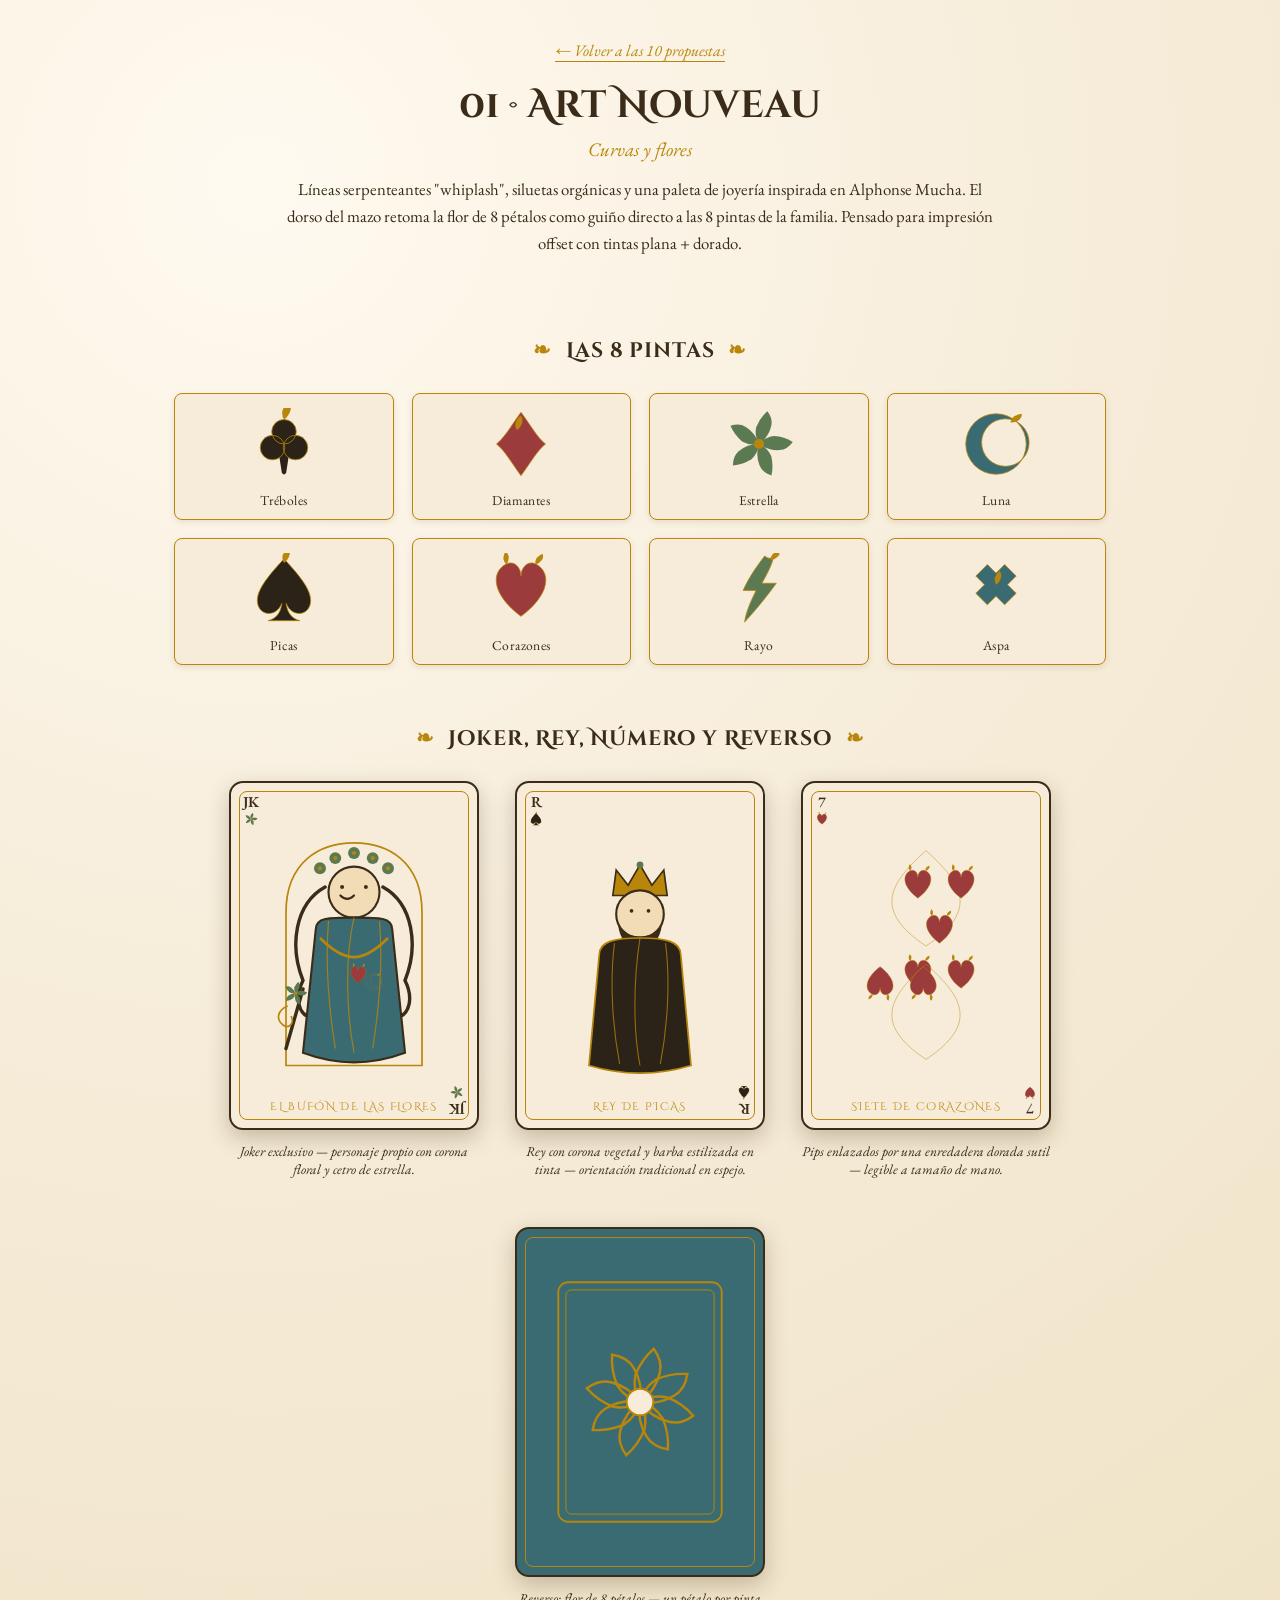
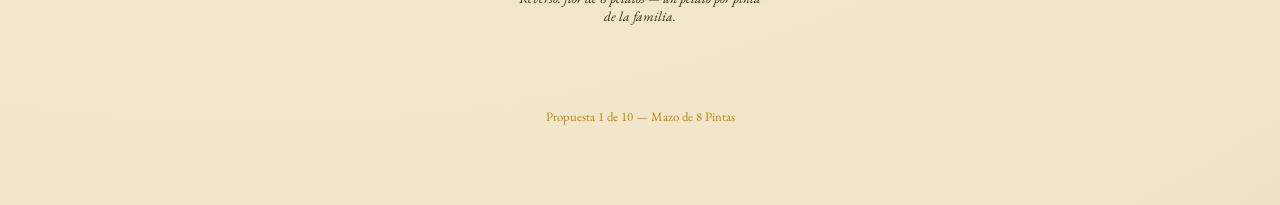
<file: styles/01-art-nouveau/index.html>
<!doctype html>
<html lang="es">
<head>
<meta charset="utf-8">
<meta name="viewport" content="width=device-width, initial-scale=1">
<title>Propuesta 01 · Art Nouveau — Mazo de 8 Pintas</title>
<link rel="preconnect" href="https://fonts.googleapis.com">
<link rel="preconnect" href="https://fonts.gstatic.com" crossorigin>
<link href="https://fonts.googleapis.com/css2?family=Cinzel+Decorative:wght@400;700&family=EB+Garamond:ital,wght@0,400;0,600;1,400&display=swap" rel="stylesheet">
<style>
  :root{
    --cream:#f6ecd9;
    --cream-dark:#efe2c4;
    --ink:#3a2c18;
    --gold:#b8860b;
    --gold-light:#d8b24a;
    --black:#2b2318;
    --red:#9c3b3b;
    --green:#5c7a52;
    --blue:#3a6b73;
  }
  *{box-sizing:border-box;}
  body{
    margin:0;
    background:
      radial-gradient(circle at 20% 10%, #fffaf0 0%, var(--cream) 45%, var(--cream-dark) 100%);
    font-family:'EB Garamond', serif;
    color:var(--ink);
    padding-bottom:80px;
  }
  header{
    max-width:1100px;
    margin:0 auto;
    padding:40px 24px 20px;
    text-align:center;
  }
  .back-link{
    display:inline-block;
    margin-bottom:18px;
    font-family:'EB Garamond',serif;
    font-style:italic;
    color:var(--gold);
    text-decoration:none;
    border-bottom:1px solid var(--gold);
  }
  h1{
    font-family:'Cinzel Decorative', serif;
    font-size:2.4rem;
    margin:0 0 6px;
    color:var(--ink);
  }
  .tagline{
    font-style:italic;
    color:var(--gold);
    font-size:1.2rem;
    margin:0 0 14px;
  }
  .desc{
    max-width:720px;
    margin:0 auto;
    line-height:1.6;
    font-size:1.05rem;
  }
  h2.section-title{
    text-align:center;
    font-family:'Cinzel Decorative', serif;
    font-size:1.3rem;
    margin:60px 0 28px;
    letter-spacing:.04em;
  }
  h2.section-title:before, h2.section-title:after{
    content:"❧";
    color:var(--gold);
    margin:0 14px;
  }

  /* ---- Suit grid ---- */
  .suit-grid{
    max-width:980px;
    margin:0 auto;
    display:grid;
    grid-template-columns:repeat(4, 1fr);
    gap:18px;
    padding:0 24px;
  }
  .suit-card{
    background:var(--cream);
    border:1px solid var(--gold);
    border-radius:8px;
    padding:14px 10px 10px;
    text-align:center;
    box-shadow:0 2px 6px rgba(80,60,20,.12);
  }
  .suit-card svg{width:72px;height:72px;}
  .suit-name{
    display:block;
    margin-top:6px;
    font-size:.85rem;
    letter-spacing:.03em;
    color:var(--ink);
  }

  /* ---- Cards section ---- */
  .cards-row{
    max-width:1100px;
    margin:0 auto;
    display:flex;
    flex-wrap:wrap;
    justify-content:center;
    gap:36px;
    padding:0 24px;
  }
  .playing-card{
    width:250px;
    aspect-ratio:63/88;
    background:var(--cream);
    border:2.5px solid var(--ink);
    border-radius:14px;
    position:relative;
    box-shadow:0 8px 22px rgba(60,40,10,.25);
    overflow:hidden;
  }
  .playing-card:before{
    content:"";
    position:absolute;
    inset:8px;
    border:1px solid var(--gold);
    border-radius:8px;
    pointer-events:none;
  }
  .corner{
    position:absolute;
    font-family:'EB Garamond',serif;
    font-weight:600;
    font-size:.95rem;
    text-align:center;
    line-height:1;
    color:var(--ink);
  }
  .corner svg{width:16px;height:16px;display:block;margin:2px auto 0;}
  .corner.tl{top:12px;left:12px;}
  .corner.br{bottom:12px;right:12px;transform:rotate(180deg);}
  .card-figure{
    position:absolute;
    inset:0;
    display:flex;
    align-items:center;
    justify-content:center;
  }
  .card-label{
    position:absolute;
    bottom:14px;
    left:0;right:0;
    text-align:center;
    font-family:'Cinzel Decorative', serif;
    font-size:.7rem;
    letter-spacing:.12em;
    color:var(--gold);
  }
  .card-caption{
    text-align:center;
    margin-top:12px;
    font-size:.85rem;
    color:var(--ink);
    font-style:italic;
    max-width:250px;
  }
  .card-block{display:flex;flex-direction:column;align-items:center;}

  footer{
    text-align:center;
    margin-top:70px;
    font-size:.8rem;
    color:var(--gold);
  }
</style>
</head>
<body>

<header>
  <a class="back-link" href="../../index.html">← Volver a las 10 propuestas</a>
  <h1>01 · Art Nouveau</h1>
  <p class="tagline">Curvas y flores</p>
  <p class="desc">Líneas serpenteantes "whiplash", siluetas orgánicas y una paleta de joyería inspirada en Alphonse Mucha. El dorso del mazo retoma la flor de 8 pétalos como guiño directo a las 8 pintas de la familia. Pensado para impresión offset con tintas plana + dorado.</p>
</header>

<h2 class="section-title">Las 8 pintas</h2>
<div class="suit-grid">

  <div class="suit-card">
    <svg viewBox="0 0 100 100"><use href="#an-club"/></svg>
    <span class="suit-name">Tréboles</span>
  </div>
  <div class="suit-card">
    <svg viewBox="0 0 100 100"><use href="#an-diamond"/></svg>
    <span class="suit-name">Diamantes</span>
  </div>
  <div class="suit-card">
    <svg viewBox="0 0 100 100"><use href="#an-star"/></svg>
    <span class="suit-name">Estrella</span>
  </div>
  <div class="suit-card">
    <svg viewBox="0 0 100 100"><use href="#an-moon"/></svg>
    <span class="suit-name">Luna</span>
  </div>
  <div class="suit-card">
    <svg viewBox="0 0 100 100"><use href="#an-spade"/></svg>
    <span class="suit-name">Picas</span>
  </div>
  <div class="suit-card">
    <svg viewBox="0 0 100 100"><use href="#an-heart"/></svg>
    <span class="suit-name">Corazones</span>
  </div>
  <div class="suit-card">
    <svg viewBox="0 0 100 100"><use href="#an-bolt"/></svg>
    <span class="suit-name">Rayo</span>
  </div>
  <div class="suit-card">
    <svg viewBox="0 0 100 100"><use href="#an-cross"/></svg>
    <span class="suit-name">Aspa</span>
  </div>

</div>

<!-- shared suit symbol defs -->
<svg width="0" height="0" style="position:absolute">
<defs>
  <path id="leaf" d="M0,0 Q10,-7 13,-19 Q15,-27 9,-35 Q1,-28 -3,-18 Q-5,-8 0,0 Z"/>

  <g id="an-club" fill="var(--black)">
    <circle cx="50" cy="33" r="17"/>
    <circle cx="34" cy="55" r="17"/>
    <circle cx="66" cy="55" r="17"/>
    <path d="M42,58 L58,58 L53,90 Q50,95 47,90 Z"/>
    <g stroke="var(--gold)" stroke-width="1.3" fill="none" opacity=".85">
      <circle cx="50" cy="33" r="17"/>
      <circle cx="34" cy="55" r="17"/>
      <circle cx="66" cy="55" r="17"/>
    </g>
    <use href="#leaf" fill="var(--gold)" transform="translate(50,16) scale(.7)"/>
  </g>

  <g id="an-diamond" fill="var(--red)">
    <path d="M50,6 C34,28 28,40 16,50 C28,60 34,72 50,94 C66,72 72,60 84,50 C72,40 66,28 50,6 Z"/>
    <path d="M50,6 C34,28 28,40 16,50 C28,60 34,72 50,94 C66,72 72,60 84,50 C72,40 66,28 50,6 Z"
          fill="none" stroke="var(--gold)" stroke-width="1.3" opacity=".85"/>
    <use href="#leaf" fill="var(--gold)" transform="translate(50,10) scale(.6) rotate(180)"/>
  </g>

  <g id="an-star" fill="var(--green)">
    <g>
      <use href="#leaf" transform="translate(50,50) rotate(0) scale(1.3)"/>
      <use href="#leaf" transform="translate(50,50) rotate(72) scale(1.3)"/>
      <use href="#leaf" transform="translate(50,50) rotate(144) scale(1.3)"/>
      <use href="#leaf" transform="translate(50,50) rotate(216) scale(1.3)"/>
      <use href="#leaf" transform="translate(50,50) rotate(288) scale(1.3)"/>
    </g>
    <circle cx="50" cy="50" r="7" fill="var(--gold)"/>
  </g>

  <g id="an-moon" fill="var(--blue)">
    <path fill-rule="evenodd" d="M50,8 A42,42 0 1,0 50,92 A42,42 0 1,0 50,8 Z
             M63,15 A33,33 0 1,0 63,81 A33,33 0 1,0 63,15 Z"/>
    <path fill-rule="evenodd" d="M50,8 A42,42 0 1,0 50,92 A42,42 0 1,0 50,8 Z
             M63,15 A33,33 0 1,0 63,81 A33,33 0 1,0 63,15 Z"
          fill="none" stroke="var(--gold)" stroke-width="1.3" opacity=".85"/>
    <use href="#leaf" fill="var(--gold)" transform="translate(70,20) rotate(40) scale(.55)"/>
  </g>

  <g id="an-spade" fill="var(--black)">
    <path d="M50,8 C24,36 13,52 13,66 C13,80 25,88 37,82 C41,80 45,75 47,70
             C45,84 39,91 28,94 L72,94 C61,91 55,84 53,70
             C55,75 59,80 63,82 C75,88 87,80 87,66 C87,52 76,36 50,8 Z"/>
    <path d="M50,8 C24,36 13,52 13,66 C13,80 25,88 37,82 C41,80 45,75 47,70
             C45,84 39,91 28,94 L72,94 C61,91 55,84 53,70
             C55,75 59,80 63,82 C75,88 87,80 87,66 C87,52 76,36 50,8 Z"
          fill="none" stroke="var(--gold)" stroke-width="1.3" opacity=".85"/>
    <use href="#leaf" fill="var(--gold)" transform="translate(50,14) scale(.6)"/>
  </g>

  <g id="an-heart" fill="var(--red)">
    <path d="M50,88 C10,58 8,28 28,16 C40,9 50,20 50,32 C50,20 60,9 72,16 C92,28 90,58 50,88 Z"/>
    <path d="M50,88 C10,58 8,28 28,16 C40,9 50,20 50,32 C50,20 60,9 72,16 C92,28 90,58 50,88 Z"
          fill="none" stroke="var(--gold)" stroke-width="1.3" opacity=".85"/>
    <use href="#leaf" fill="var(--gold)" transform="translate(30,16) rotate(-20) scale(.5)"/>
    <use href="#leaf" fill="var(--gold)" transform="translate(70,16) rotate(20) scale(.5)"/>
  </g>

  <g id="an-bolt" fill="var(--green)">
    <path d="M58,4 C44,22 34,38 28,52 C34,52 40,52 46,52 C38,68 32,82 30,96
             C50,74 64,56 74,42 C66,42 60,42 54,42 C62,28 68,16 70,6
             C66,8 62,8 58,4 Z"/>
    <path d="M58,4 C44,22 34,38 28,52 C34,52 40,52 46,52 C38,68 32,82 30,96
             C50,74 64,56 74,42 C66,42 60,42 54,42 C62,28 68,16 70,6
             C66,8 62,8 58,4 Z" fill="none" stroke="var(--gold)" stroke-width="1.3" opacity=".85"/>
    <use href="#leaf" fill="var(--gold)" transform="translate(66,10) rotate(30) scale(.5)"/>
  </g>

  <g id="an-cross" fill="var(--blue)">
    <path d="M22,32 L38,16 L50,28 L62,16 L78,32 L66,44 L78,56 L62,72 L50,60 L38,72 L22,56 L34,44 Z"/>
    <path d="M22,32 L38,16 L50,28 L62,16 L78,32 L66,44 L78,56 L62,72 L50,60 L38,72 L22,56 L34,44 Z"
          fill="none" stroke="var(--gold)" stroke-width="1.3" opacity=".85"/>
    <use href="#leaf" fill="var(--gold)" transform="translate(50,44) scale(.55)"/>
  </g>
</defs>
</svg>

<h2 class="section-title">Joker, Rey, Número y Reverso</h2>
<div class="cards-row">

  <!-- JOKER -->
  <div class="card-block">
    <div class="playing-card">
      <div class="corner tl">JK<br><svg viewBox="0 0 100 100" style="width:14px;height:14px"><use href="#an-star"/></svg></div>
      <div class="corner br">JK<br><svg viewBox="0 0 100 100" style="width:14px;height:14px"><use href="#an-star"/></svg></div>
      <div class="card-figure">
        <svg viewBox="0 0 200 280" width="170">
          <!-- arch frame -->
          <path d="M20,270 L20,90 C20,30 60,8 100,8 C140,8 180,30 180,90 L180,270 Z"
                fill="none" stroke="var(--gold)" stroke-width="2"/>
          <!-- flower crown -->
          <g fill="var(--green)">
            <circle cx="60" cy="38" r="7"/>
            <circle cx="78" cy="26" r="7"/>
            <circle cx="100" cy="20" r="7"/>
            <circle cx="122" cy="26" r="7"/>
            <circle cx="140" cy="38" r="7"/>
          </g>
          <g fill="var(--gold)">
            <circle cx="60" cy="38" r="2.4"/><circle cx="78" cy="26" r="2.4"/>
            <circle cx="100" cy="20" r="2.4"/><circle cx="122" cy="26" r="2.4"/>
            <circle cx="140" cy="38" r="2.4"/>
          </g>
          <!-- flowing hair -->
          <path d="M66,60 C30,80 24,130 40,170 C30,190 34,210 50,214"
                fill="none" stroke="var(--ink)" stroke-width="4" stroke-linecap="round"/>
          <path d="M134,60 C170,80 176,130 160,170 C170,190 166,210 150,214"
                fill="none" stroke="var(--ink)" stroke-width="4" stroke-linecap="round"/>
          <!-- head -->
          <circle cx="100" cy="66" r="30" fill="#f1dcb5" stroke="var(--ink)" stroke-width="2.5"/>
          <path d="M84,70 Q92,78 100,70" stroke="var(--ink)" stroke-width="2.5" fill="none" stroke-linecap="round"/>
          <circle cx="86" cy="60" r="2.3" fill="var(--ink)"/>
          <circle cx="114" cy="60" r="2.3" fill="var(--ink)"/>
          <!-- robe -->
          <path d="M55,110 C55,96 70,96 100,96 C130,96 145,96 145,110
                    L160,255 C120,270 80,270 40,255 Z" fill="var(--blue)" stroke="var(--ink)" stroke-width="2.5"/>
          <path d="M100,96 C90,140 90,200 100,255 M70,100 C66,150 70,200 78,250
                    M130,100 C134,150 130,200 122,250"
                fill="none" stroke="var(--gold)" stroke-width="1.4" opacity=".8"/>
          <!-- sash with suit pips -->
          <path d="M60,120 C90,150 110,150 140,120" fill="none" stroke="var(--gold)" stroke-width="3"/>
          <g transform="translate(92,150) scale(.26)"><use href="#an-heart"/></g>
          <g transform="translate(112,160) scale(.22)"><use href="#an-moon"/></g>
          <!-- scepter -->
          <path d="M40,180 L20,250" stroke="var(--ink)" stroke-width="4" stroke-linecap="round"/>
          <g transform="translate(16,170) scale(.3)"><use href="#an-star"/></g>
          <path d="M22,200 C10,205 8,215 16,222 C24,228 30,220 26,212" fill="none" stroke="var(--gold)" stroke-width="2"/>
        </svg>
      </div>
      <div class="card-label">EL BUFÓN DE LAS FLORES</div>
    </div>
    <p class="card-caption">Joker exclusivo — personaje propio con corona floral y cetro de estrella.</p>
  </div>

  <!-- KING -->
  <div class="card-block">
    <div class="playing-card">
      <div class="corner tl">R<br><svg viewBox="0 0 100 100" style="width:14px;height:14px"><use href="#an-spade"/></svg></div>
      <div class="corner br">R<br><svg viewBox="0 0 100 100" style="width:14px;height:14px"><use href="#an-spade"/></svg></div>
      <div class="card-figure">
        <svg viewBox="0 0 200 280" width="170">
          <g id="an-king-half">
            <!-- crown -->
            <path d="M68,70 L72,40 L86,58 L100,34 L114,58 L128,40 L132,70 Z"
                  fill="var(--gold)" stroke="var(--ink)" stroke-width="2"/>
            <circle cx="100" cy="34" r="4" fill="var(--green)"/>
            <!-- face -->
            <circle cx="100" cy="92" r="28" fill="#f1dcb5" stroke="var(--ink)" stroke-width="2.5"/>
            <circle cx="90" cy="88" r="2.2" fill="var(--ink)"/>
            <circle cx="110" cy="88" r="2.2" fill="var(--ink)"/>
            <!-- beard -->
            <path d="M74,98 C74,122 86,132 100,132 C114,132 126,122 126,98
                     C126,112 114,118 100,118 C86,118 74,112 74,98 Z"
                  fill="var(--ink)"/>
            <!-- robe -->
            <path d="M52,140 C52,124 70,120 100,120 C130,120 148,124 148,140
                     L160,270 C120,282 80,282 40,270 Z" fill="var(--black)" stroke="var(--gold)" stroke-width="2"/>
            <path d="M100,120 C92,170 92,230 100,270 M70,126 C64,172 68,226 76,268
                     M130,126 C136,172 132,226 124,268"
                  fill="none" stroke="var(--gold)" stroke-width="1.3" opacity=".75"/>
          </g>
        </svg>
      </div>
      <div class="card-label">REY DE PICAS</div>
    </div>
    <p class="card-caption">Rey con corona vegetal y barba estilizada en tinta — orientación tradicional en espejo.</p>
  </div>

  <!-- NUMBER CARD -->
  <div class="card-block">
    <div class="playing-card">
      <div class="corner tl">7<br><svg viewBox="0 0 100 100" style="width:14px;height:14px"><use href="#an-heart"/></svg></div>
      <div class="corner br">7<br><svg viewBox="0 0 100 100" style="width:14px;height:14px"><use href="#an-heart"/></svg></div>
      <div class="card-figure">
        <svg viewBox="0 0 200 280" width="180">
          <path d="M100,24 C60,60 40,90 100,130 C160,90 140,60 100,24"
                fill="none" stroke="var(--gold)" stroke-width="1" opacity=".5"/>
          <g transform="translate(70,40) scale(.42)"><use href="#an-heart"/></g>
          <g transform="translate(118,40) scale(.42)"><use href="#an-heart"/></g>
          <g transform="translate(94,90) scale(.42)"><use href="#an-heart"/></g>
          <g transform="translate(70,140) scale(.42)"><use href="#an-heart"/></g>
          <g transform="translate(118,140) scale(.42)"><use href="#an-heart"/></g>
          <g transform="translate(70,190) scale(.42) rotate(180)"><use href="#an-heart"/></g>
          <g transform="translate(118,190) scale(.42) rotate(180)"><use href="#an-heart"/></g>
          <path d="M100,150 C60,186 40,216 100,256 C160,216 140,186 100,150"
                fill="none" stroke="var(--gold)" stroke-width="1" opacity=".5"/>
        </svg>
      </div>
      <div class="card-label">SIETE DE CORAZONES</div>
    </div>
    <p class="card-caption">Pips enlazados por una enredadera dorada sutil — legible a tamaño de mano.</p>
  </div>

  <!-- BACK -->
  <div class="card-block">
    <div class="playing-card" style="background:var(--blue);">
      <div class="card-figure">
        <svg viewBox="0 0 200 280" width="190">
          <rect x="14" y="14" width="172" height="252" rx="10" fill="none" stroke="var(--gold)" stroke-width="2"/>
          <rect x="22" y="22" width="156" height="236" rx="6" fill="none" stroke="var(--gold)" stroke-width="1"/>
          <g transform="translate(100,140)">
            <g fill="none" stroke="var(--gold)" stroke-width="1.6">
              <use href="#leaf" transform="rotate(0) scale(1.6)"/>
              <use href="#leaf" transform="rotate(45) scale(1.6)"/>
              <use href="#leaf" transform="rotate(90) scale(1.6)"/>
              <use href="#leaf" transform="rotate(135) scale(1.6)"/>
              <use href="#leaf" transform="rotate(180) scale(1.6)"/>
              <use href="#leaf" transform="rotate(225) scale(1.6)"/>
              <use href="#leaf" transform="rotate(270) scale(1.6)"/>
              <use href="#leaf" transform="rotate(315) scale(1.6)"/>
            </g>
            <circle r="14" fill="var(--cream)" stroke="var(--gold)" stroke-width="2"/>
          </g>
        </svg>
      </div>
    </div>
    <p class="card-caption">Reverso: flor de 8 pétalos — un pétalo por pinta de la familia.</p>
  </div>

</div>

<footer>Propuesta 1 de 10 — Mazo de 8 Pintas</footer>
</body>
</html>
</file>
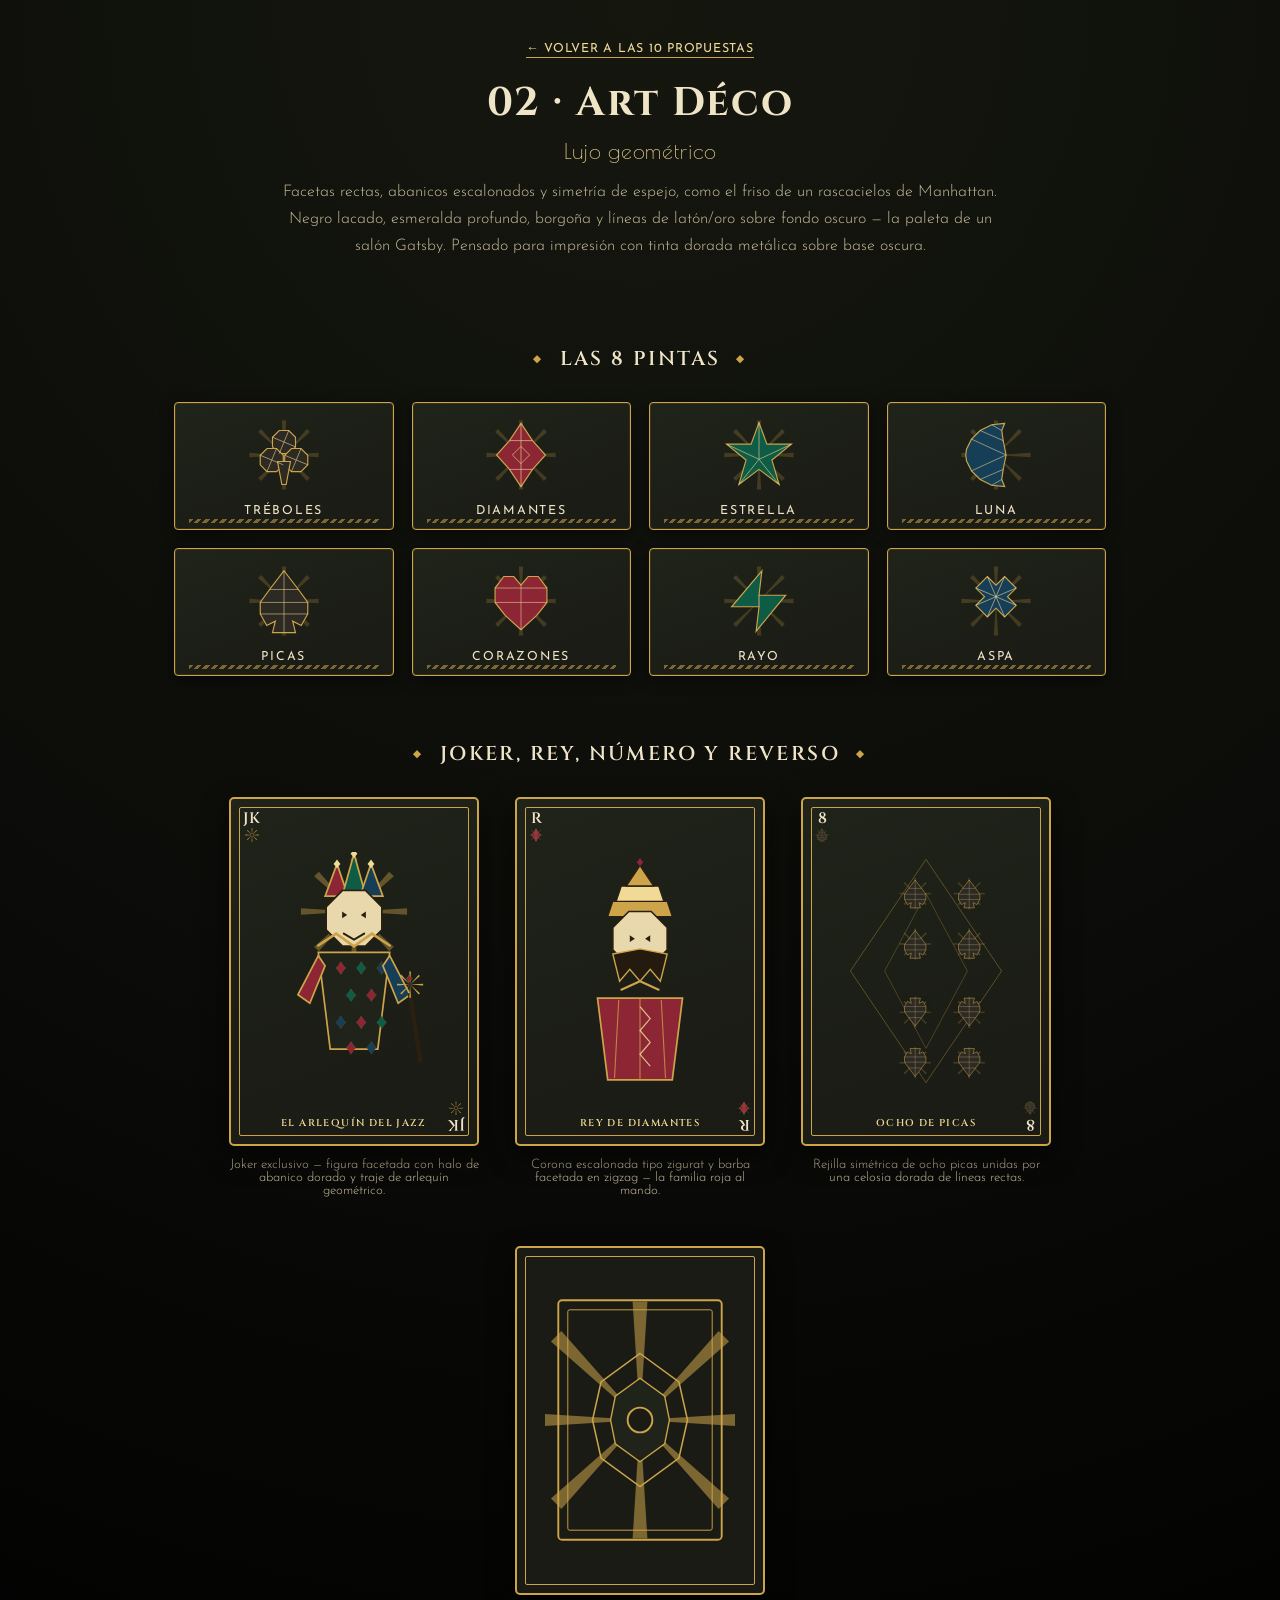
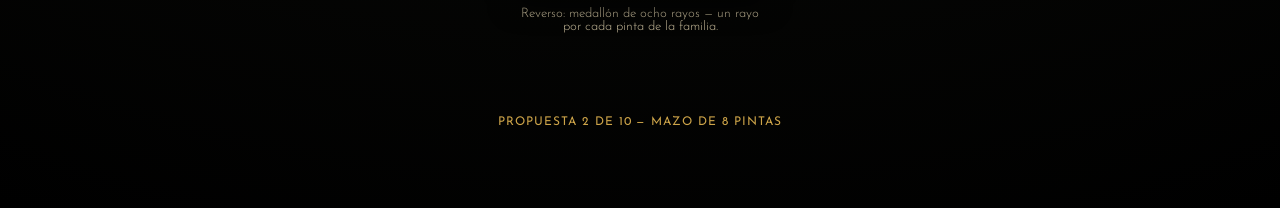
<file: styles/02-art-deco/index.html>
<!doctype html>
<html lang="es">
<head>
<meta charset="utf-8">
<meta name="viewport" content="width=device-width, initial-scale=1">
<title>Propuesta 02 · Art Déco — Mazo de 8 Pintas</title>
<link rel="preconnect" href="https://fonts.googleapis.com">
<link rel="preconnect" href="https://fonts.gstatic.com" crossorigin>
<link href="https://fonts.googleapis.com/css2?family=Cinzel:wght@400;600;700&family=Poiret+One&family=Josefin+Sans:wght@300;400;600&display=swap" rel="stylesheet">
<style>
  :root{
    --bg:#0b0c09;
    --bg2:#15170f;
    --panel:#191b14;
    --panel-light:#20231a;
    --cream:#efe4c6;
    --cream-dim:#c9bd9c;
    --gold:#cda449;
    --gold-light:#f1da96;
    --black:#2d2a24;
    --burgundy:#8c2635;
    --burgundy-light:#b23b4c;
    --emerald:#0f5c46;
    --emerald-light:#1d8465;
    --teal:#163f57;
    --teal-light:#235c7c;
  }
  *{box-sizing:border-box;}
  body{
    margin:0;
    background:
      radial-gradient(circle at 50% 0%, var(--bg2) 0%, var(--bg) 55%, #000 100%);
    font-family:'Josefin Sans', sans-serif;
    color:var(--cream-dim);
    padding-bottom:80px;
  }
  header{
    max-width:1100px;
    margin:0 auto;
    padding:40px 24px 20px;
    text-align:center;
  }
  .back-link{
    display:inline-block;
    margin-bottom:18px;
    font-family:'Josefin Sans', sans-serif;
    letter-spacing:.06em;
    text-transform:uppercase;
    font-size:.78rem;
    color:var(--gold-light);
    text-decoration:none;
    border-bottom:1px solid var(--gold);
    padding-bottom:2px;
  }
  h1{
    font-family:'Cinzel', serif;
    font-weight:700;
    font-size:2.5rem;
    margin:0 0 8px;
    color:var(--cream);
    letter-spacing:.05em;
  }
  .tagline{
    font-family:'Poiret One', sans-serif;
    color:var(--gold-light);
    font-size:1.35rem;
    letter-spacing:.04em;
    margin:0 0 16px;
  }
  .desc{
    max-width:720px;
    margin:0 auto;
    line-height:1.7;
    font-size:1rem;
    font-weight:300;
    color:var(--cream-dim);
  }
  h2.section-title{
    text-align:center;
    font-family:'Cinzel', serif;
    font-weight:600;
    font-size:1.25rem;
    margin:64px 0 30px;
    letter-spacing:.12em;
    text-transform:uppercase;
    color:var(--cream);
  }
  h2.section-title:before, h2.section-title:after{
    content:"◆";
    font-size:.6rem;
    color:var(--gold);
    margin:0 16px;
    position:relative;
    top:-3px;
  }

  /* ---- Suit grid ---- */
  .suit-grid{
    max-width:980px;
    margin:0 auto;
    display:grid;
    grid-template-columns:repeat(4, 1fr);
    gap:18px;
    padding:0 24px;
  }
  .suit-card{
    background:
      linear-gradient(160deg, var(--panel-light), var(--panel));
    border:1px solid var(--gold);
    border-radius:4px;
    padding:16px 10px 12px;
    text-align:center;
    box-shadow:0 4px 14px rgba(0,0,0,.5), inset 0 0 0 1px rgba(205,164,73,.12);
    position:relative;
  }
  .suit-card:before{
    content:"";
    position:absolute;
    left:14px;right:14px;bottom:6px;
    height:4px;
    background:repeating-linear-gradient(135deg, var(--gold) 0 3px, transparent 3px 6px);
    opacity:.55;
  }
  .suit-card svg{width:72px;height:72px;}
  .suit-name{
    display:block;
    margin-top:10px;
    font-size:.78rem;
    letter-spacing:.14em;
    text-transform:uppercase;
    color:var(--cream);
    font-weight:400;
  }

  /* ---- Cards section ---- */
  .cards-row{
    max-width:1100px;
    margin:0 auto;
    display:flex;
    flex-wrap:wrap;
    justify-content:center;
    gap:36px;
    padding:0 24px;
  }
  .playing-card{
    width:250px;
    aspect-ratio:63/88;
    background:linear-gradient(160deg, var(--panel-light), var(--panel));
    border:2.5px solid var(--gold);
    border-radius:5px;
    position:relative;
    box-shadow:0 10px 26px rgba(0,0,0,.6);
    overflow:hidden;
  }
  .playing-card:before{
    content:"";
    position:absolute;
    inset:8px;
    border:1px solid var(--gold);
    border-radius:2px;
    pointer-events:none;
  }
  .corner{
    position:absolute;
    font-family:'Cinzel',serif;
    font-weight:600;
    font-size:.95rem;
    text-align:center;
    line-height:1;
    color:var(--cream);
    z-index:2;
  }
  .corner svg{width:16px;height:16px;display:block;margin:2px auto 0;}
  .corner.tl{top:12px;left:12px;}
  .corner.br{bottom:12px;right:12px;transform:rotate(180deg);}
  .card-figure{
    position:absolute;
    inset:0;
    display:flex;
    align-items:center;
    justify-content:center;
  }
  .card-label{
    position:absolute;
    bottom:14px;
    left:0;right:0;
    text-align:center;
    font-family:'Cinzel', serif;
    font-weight:600;
    font-size:.62rem;
    letter-spacing:.14em;
    color:var(--gold-light);
    z-index:2;
  }
  .card-caption{
    text-align:center;
    margin-top:12px;
    font-size:.82rem;
    color:var(--cream-dim);
    font-family:'Josefin Sans', sans-serif;
    font-weight:300;
    max-width:250px;
  }
  .card-block{display:flex;flex-direction:column;align-items:center;}

  footer{
    text-align:center;
    margin-top:70px;
    font-size:.75rem;
    letter-spacing:.08em;
    text-transform:uppercase;
    color:var(--gold);
  }
</style>
</head>
<body>

<header>
  <a class="back-link" href="../../index.html">← Volver a las 10 propuestas</a>
  <h1>02 · Art Déco</h1>
  <p class="tagline">Lujo geométrico</p>
  <p class="desc">Facetas rectas, abanicos escalonados y simetría de espejo, como el friso de un rascacielos de Manhattan. Negro lacado, esmeralda profundo, borgoña y líneas de latón/oro sobre fondo oscuro — la paleta de un salón Gatsby. Pensado para impresión con tinta dorada metálica sobre base oscura.</p>
</header>

<h2 class="section-title">Las 8 pintas</h2>
<div class="suit-grid">

  <div class="suit-card">
    <svg viewBox="0 0 100 100"><use href="#ad-club"/></svg>
    <span class="suit-name">Tréboles</span>
  </div>
  <div class="suit-card">
    <svg viewBox="0 0 100 100"><use href="#ad-diamond"/></svg>
    <span class="suit-name">Diamantes</span>
  </div>
  <div class="suit-card">
    <svg viewBox="0 0 100 100"><use href="#ad-star"/></svg>
    <span class="suit-name">Estrella</span>
  </div>
  <div class="suit-card">
    <svg viewBox="0 0 100 100"><use href="#ad-moon"/></svg>
    <span class="suit-name">Luna</span>
  </div>
  <div class="suit-card">
    <svg viewBox="0 0 100 100"><use href="#ad-spade"/></svg>
    <span class="suit-name">Picas</span>
  </div>
  <div class="suit-card">
    <svg viewBox="0 0 100 100"><use href="#ad-heart"/></svg>
    <span class="suit-name">Corazones</span>
  </div>
  <div class="suit-card">
    <svg viewBox="0 0 100 100"><use href="#ad-bolt"/></svg>
    <span class="suit-name">Rayo</span>
  </div>
  <div class="suit-card">
    <svg viewBox="0 0 100 100"><use href="#ad-cross"/></svg>
    <span class="suit-name">Aspa</span>
  </div>

</div>

<!-- shared suit symbol defs -->
<svg width="0" height="0" style="position:absolute">
<defs>

  <!-- base facet primitives (origin-centered, so callers place them with a plain translate/scale transform) -->
  <polygon id="ad-ray" points="0,0 -3,-48 3,-48"/>
  <g id="ad-sunburst">
    <use href="#ad-ray" transform="rotate(0)"/>
    <use href="#ad-ray" transform="rotate(45)"/>
    <use href="#ad-ray" transform="rotate(90)"/>
    <use href="#ad-ray" transform="rotate(135)"/>
    <use href="#ad-ray" transform="rotate(180)"/>
    <use href="#ad-ray" transform="rotate(225)"/>
    <use href="#ad-ray" transform="rotate(270)"/>
    <use href="#ad-ray" transform="rotate(315)"/>
  </g>
  <path id="ad-oct" d="M16,6.6 L6.6,16 L-6.6,16 L-16,6.6 L-16,-6.6 L-6.6,-16 L6.6,-16 L16,-6.6 Z"/>
  <g id="ad-oct-facets">
    <path d="M0,0 L16,6.6 M0,0 L-6.6,16 M0,0 L-16,-6.6 M0,0 L6.6,-16"/>
  </g>
  <path id="ad-diamond-shape" d="M50,6 L66,30 L84,50 L66,70 L50,94 L34,70 L16,50 L34,30 Z"/>
  <path id="ad-moon-shape" d="M62,6 L44,8 L28,16 L16,28 L9,42 L8,50 L9,58 L16,72 L28,84 L44,92 L62,94 L58,84 L60,70 L64,50 L60,30 L58,16 Z"/>
  <path id="ad-spade-shape" d="M50,8 L70,34 L83,52 L83,68 L74,84 L62,78 L66,94 L34,94 L38,78 L26,84 L17,68 L17,52 L30,34 Z"/>
  <path id="ad-heart-shape" d="M50,90 L28,70 L14,52 L14,32 L26,16 L40,16 L50,28 L60,16 L74,16 L86,32 L86,52 L72,70 Z"/>
  <path id="ad-bolt-shape" d="M54,8 L12,58 L50,58 L46,92 L87,42 L50,42 Z"/>
  <path id="ad-cross-shape" d="M22,32 L38,16 L50,28 L62,16 L78,32 L66,44 L78,56 L62,72 L50,60 L38,72 L22,56 L34,44 Z"/>

  <!-- CLUB : black family -->
  <g id="ad-club">
    <g transform="translate(50,50)"><use href="#ad-sunburst" fill="var(--gold)" opacity=".22"/></g>
    <g fill="var(--black)" stroke="var(--gold)" stroke-width="1.6">
      <use href="#ad-oct" transform="translate(50,32)"/>
      <use href="#ad-oct" transform="translate(33,57)"/>
      <use href="#ad-oct" transform="translate(67,57)"/>
      <path d="M41,59 L59,59 L53,91 L47,91 Z"/>
    </g>
    <g stroke="var(--gold-light)" stroke-width="1" opacity=".8" fill="none">
      <use href="#ad-oct-facets" transform="translate(50,32)"/>
      <use href="#ad-oct-facets" transform="translate(33,57)"/>
      <use href="#ad-oct-facets" transform="translate(67,57)"/>
    </g>
  </g>

  <!-- DIAMOND : red family -->
  <g id="ad-diamond">
    <g transform="translate(50,50)"><use href="#ad-sunburst" fill="var(--gold)" opacity=".22"/></g>
    <use href="#ad-diamond-shape" fill="var(--burgundy)" stroke="var(--gold)" stroke-width="1.6"/>
    <g stroke="var(--gold-light)" stroke-width="1" opacity=".85" fill="none">
      <path d="M34,30 L66,30 M34,70 L66,70 M50,6 L50,94"/>
      <path d="M50,38 L62,50 L50,62 L38,50 Z"/>
    </g>
  </g>

  <!-- STAR : green family -->
  <g id="ad-star">
    <g transform="translate(50,50)"><use href="#ad-sunburst" fill="var(--gold)" opacity=".22"/></g>
    <path d="M50,5 L61,35 L95,35 L68,57 L78,91 L50,70 L22,91 L32,57 L5,35 L39,35 Z" fill="var(--emerald)" stroke="var(--gold)" stroke-width="1.6"/>
    <g stroke="var(--gold-light)" stroke-width="1" opacity=".8">
      <path d="M50,56 L50,5 M50,56 L95,35 M50,56 L78,91 M50,56 L22,91 M50,56 L5,35"/>
    </g>
  </g>

  <!-- MOON : blue family -->
  <g id="ad-moon">
    <g transform="translate(50,50)"><use href="#ad-sunburst" fill="var(--gold)" opacity=".22"/></g>
    <use href="#ad-moon-shape" fill="var(--teal)" stroke="var(--gold)" stroke-width="1.6"/>
    <g stroke="var(--gold-light)" stroke-width="1" opacity=".75" fill="none">
      <path d="M44,8 L58,16 M28,16 L60,30 M16,28 L64,50 M16,72 L64,50 M28,84 L60,70 M44,92 L58,84"/>
    </g>
  </g>

  <!-- SPADE : black family -->
  <g id="ad-spade">
    <g transform="translate(50,50)"><use href="#ad-sunburst" fill="var(--gold)" opacity=".22"/></g>
    <use href="#ad-spade-shape" fill="var(--black)" stroke="var(--gold)" stroke-width="1.6"/>
    <g stroke="var(--gold-light)" stroke-width="1" opacity=".75" fill="none">
      <path d="M50,8 L50,94 M30,34 L70,34 M17,52 L83,52 M17,68 L83,68"/>
    </g>
  </g>

  <!-- HEART : red family -->
  <g id="ad-heart">
    <g transform="translate(50,50)"><use href="#ad-sunburst" fill="var(--gold)" opacity=".22"/></g>
    <use href="#ad-heart-shape" fill="var(--burgundy)" stroke="var(--gold)" stroke-width="1.6"/>
    <g stroke="var(--gold-light)" stroke-width="1" opacity=".75" fill="none">
      <path d="M50,90 L50,28 M14,32 L86,32 M14,52 L86,52"/>
    </g>
  </g>

  <!-- LIGHTNING BOLT : green family -->
  <g id="ad-bolt">
    <g transform="translate(50,50)"><use href="#ad-sunburst" fill="var(--gold)" opacity=".22"/></g>
    <use href="#ad-bolt-shape" fill="var(--emerald)" stroke="var(--gold)" stroke-width="1.6"/>
    <path d="M50,58 L50,42" stroke="var(--gold-light)" stroke-width="1.2" opacity=".85"/>
  </g>

  <!-- CROSS / X : blue family -->
  <g id="ad-cross">
    <g transform="translate(50,50)"><use href="#ad-sunburst" fill="var(--gold)" opacity=".22"/></g>
    <use href="#ad-cross-shape" fill="var(--teal)" stroke="var(--gold)" stroke-width="1.6"/>
    <g stroke="var(--gold-light)" stroke-width="1" opacity=".8" fill="none">
      <path d="M50,44 L38,16 M50,44 L62,16 M50,44 L78,32 M50,44 L78,56 M50,44 L62,72 M50,44 L38,72 M50,44 L22,56 M50,44 L22,32"/>
    </g>
  </g>

  <!-- small joker corner mark -->
  <g id="ad-jokermark">
    <g transform="translate(50,50)"><use href="#ad-sunburst" fill="var(--gold)" opacity=".9"/></g>
    <circle cx="50" cy="50" r="11" fill="var(--panel)" stroke="var(--gold)" stroke-width="2.2"/>
  </g>

</defs>
</svg>

<h2 class="section-title">Joker, Rey, Número y Reverso</h2>
<div class="cards-row">

  <!-- JOKER -->
  <div class="card-block">
    <div class="playing-card">
      <div class="corner tl">JK<br><svg viewBox="0 0 100 100" style="width:14px;height:14px"><use href="#ad-jokermark"/></svg></div>
      <div class="corner br">JK<br><svg viewBox="0 0 100 100" style="width:14px;height:14px"><use href="#ad-jokermark"/></svg></div>
      <div class="card-figure">
        <svg viewBox="0 0 200 280" width="170">
          <!-- halo -->
          <g transform="translate(100,70) scale(1.3)" opacity=".4">
            <use href="#ad-sunburst" fill="var(--gold)"/>
          </g>
          <!-- jester cap: three faceted points -->
          <polygon points="66,52 80,14 93,52" fill="var(--burgundy)" stroke="var(--gold)" stroke-width="2"/>
          <polygon points="86,52 100,2 114,52" fill="var(--emerald)" stroke="var(--gold)" stroke-width="2"/>
          <polygon points="107,52 120,14 134,52" fill="var(--teal)" stroke="var(--gold)" stroke-width="2"/>
          <use href="#ad-diamond-shape" transform="translate(74,8) scale(.12)" fill="var(--gold-light)"/>
          <use href="#ad-diamond-shape" transform="translate(94,-4) scale(.12)" fill="var(--gold-light)"/>
          <use href="#ad-diamond-shape" transform="translate(114,8) scale(.12)" fill="var(--gold-light)"/>
          <!-- head : faceted octagon -->
          <use href="#ad-oct" transform="translate(100,78) scale(2.05)" fill="#e9d8ac" stroke="#2a2010" stroke-width="1"/>
          <polygon points="86,70 92,74 86,78" fill="#2a2010"/>
          <polygon points="114,70 108,74 114,78" fill="#2a2010"/>
          <polyline points="88,96 100,103 112,96" fill="none" stroke="#2a2010" stroke-width="2.4" stroke-linecap="round"/>
          <!-- collar -->
          <polyline points="58,110 79,96 100,111 121,96 142,110" fill="none" stroke="var(--gold)" stroke-width="3" stroke-linecap="round"/>
          <!-- torso -->
          <path d="M58,118 L142,118 L128,232 L72,232 Z" fill="var(--panel-light)" stroke="var(--gold)" stroke-width="2"/>
          <!-- harlequin diamond pattern -->
          <g stroke="var(--gold)" stroke-width="1">
            <use href="#ad-diamond-shape" transform="translate(76,128) scale(.17)" fill="var(--burgundy)"/>
            <use href="#ad-diamond-shape" transform="translate(100,128) scale(.17)" fill="var(--emerald)"/>
            <use href="#ad-diamond-shape" transform="translate(124,128) scale(.17)" fill="var(--teal)"/>
            <use href="#ad-diamond-shape" transform="translate(88,160) scale(.17)" fill="var(--emerald)"/>
            <use href="#ad-diamond-shape" transform="translate(112,160) scale(.17)" fill="var(--burgundy)"/>
            <use href="#ad-diamond-shape" transform="translate(76,192) scale(.17)" fill="var(--teal)"/>
            <use href="#ad-diamond-shape" transform="translate(100,192) scale(.17)" fill="var(--burgundy)"/>
            <use href="#ad-diamond-shape" transform="translate(124,192) scale(.17)" fill="var(--emerald)"/>
            <use href="#ad-diamond-shape" transform="translate(88,222) scale(.17)" fill="var(--burgundy)"/>
            <use href="#ad-diamond-shape" transform="translate(112,222) scale(.17)" fill="var(--teal)"/>
          </g>
          <!-- arms -->
          <path d="M58,122 L34,168 L48,178 L66,134 Z" fill="var(--burgundy)" stroke="var(--gold)" stroke-width="2"/>
          <path d="M142,122 L166,168 L152,178 L134,134 Z" fill="var(--teal)" stroke="var(--gold)" stroke-width="2"/>
          <!-- scepter in right hand -->
          <path d="M166,168 L178,246" stroke="#2a2010" stroke-width="5" stroke-linecap="round"/>
          <g transform="translate(166,156) scale(.32)">
            <use href="#ad-sunburst" fill="var(--gold)"/>
          </g>
          <use href="#ad-diamond-shape" transform="translate(160,144) scale(.1)" fill="var(--burgundy)" stroke="var(--gold)" stroke-width="3"/>
        </svg>
      </div>
      <div class="card-label">EL ARLEQUÍN DEL JAZZ</div>
    </div>
    <p class="card-caption">Joker exclusivo — figura facetada con halo de abanico dorado y traje de arlequín geométrico.</p>
  </div>

  <!-- KING -->
  <div class="card-block">
    <div class="playing-card">
      <div class="corner tl">R<br><svg viewBox="0 0 100 100" style="width:14px;height:14px"><use href="#ad-diamond"/></svg></div>
      <div class="corner br">R<br><svg viewBox="0 0 100 100" style="width:14px;height:14px"><use href="#ad-diamond"/></svg></div>
      <div class="card-figure">
        <svg viewBox="0 0 200 280" width="170">
          <!-- ziggurat crown -->
          <path d="M62,76 L138,76 L132,58 L68,58 Z" fill="var(--gold)" stroke="#2a2010" stroke-width="1.5"/>
          <path d="M72,58 L128,58 L122,40 L78,40 Z" fill="var(--gold-light)" stroke="#2a2010" stroke-width="1.5"/>
          <path d="M84,40 L116,40 L100,16 Z" fill="var(--gold)" stroke="#2a2010" stroke-width="1.5"/>
          <use href="#ad-diamond-shape" transform="translate(94,6) scale(.12)" fill="var(--burgundy)" stroke="#2a2010" stroke-width="2"/>
          <!-- face -->
          <use href="#ad-oct" transform="translate(100,102) scale(2)" fill="#e9d8ac" stroke="#2a2010" stroke-width="1"/>
          <polygon points="88,98 94,102 88,106" fill="#2a2010"/>
          <polygon points="112,98 106,102 112,106" fill="#2a2010"/>
          <!-- angular beard -->
          <path d="M68,120 L100,114 L132,120 L124,152 L112,138 L100,152 L88,138 L76,152 Z" fill="#241a0e" stroke="var(--gold)" stroke-width="1.6"/>
          <!-- collar -->
          <polyline points="78,162 100,152 122,162" fill="none" stroke="var(--gold)" stroke-width="2.4" stroke-linecap="round"/>
          <!-- robe -->
          <path d="M50,172 L150,172 L138,268 L62,268 Z" fill="var(--burgundy)" stroke="var(--gold)" stroke-width="2"/>
          <path d="M100,172 L100,268 M75,174 L70,266 M125,174 L130,266" stroke="var(--gold)" stroke-width="1.3" opacity=".75" fill="none"/>
          <polyline points="100,182 112,196 100,210 112,224 100,238 112,252" stroke="var(--gold-light)" stroke-width="1.4" fill="none" opacity=".85"/>
        </svg>
      </div>
      <div class="card-label">REY DE DIAMANTES</div>
    </div>
    <p class="card-caption">Corona escalonada tipo zigurat y barba facetada en zigzag — la familia roja al mando.</p>
  </div>

  <!-- NUMBER CARD -->
  <div class="card-block">
    <div class="playing-card">
      <div class="corner tl">8<br><svg viewBox="0 0 100 100" style="width:14px;height:14px"><use href="#ad-spade"/></svg></div>
      <div class="corner br">8<br><svg viewBox="0 0 100 100" style="width:14px;height:14px"><use href="#ad-spade"/></svg></div>
      <div class="card-figure">
        <svg viewBox="0 0 200 280" width="180">
          <path d="M100,16 L184,140 L100,264 L16,140 Z" fill="none" stroke="var(--gold)" stroke-width="1" opacity=".4"/>
          <path d="M100,54 L146,140 L100,226 L54,140 Z" fill="none" stroke="var(--gold)" stroke-width="1" opacity=".3"/>
          <g transform="translate(70,36) scale(.36)"><use href="#ad-spade"/></g>
          <g transform="translate(130,36) scale(.36)"><use href="#ad-spade"/></g>
          <g transform="translate(70,92) scale(.36)"><use href="#ad-spade"/></g>
          <g transform="translate(130,92) scale(.36)"><use href="#ad-spade"/></g>
          <g transform="translate(70,168) scale(.36) rotate(180 50 50)"><use href="#ad-spade"/></g>
          <g transform="translate(130,168) scale(.36) rotate(180 50 50)"><use href="#ad-spade"/></g>
          <g transform="translate(70,224) scale(.36) rotate(180 50 50)"><use href="#ad-spade"/></g>
          <g transform="translate(130,224) scale(.36) rotate(180 50 50)"><use href="#ad-spade"/></g>
        </svg>
      </div>
      <div class="card-label">OCHO DE PICAS</div>
    </div>
    <p class="card-caption">Rejilla simétrica de ocho picas unidas por una celosía dorada de líneas rectas.</p>
  </div>

  <!-- BACK -->
  <div class="card-block">
    <div class="playing-card" style="background:var(--panel);">
      <div class="card-figure">
        <svg viewBox="0 0 200 280" width="190">
          <rect x="14" y="14" width="172" height="252" rx="4" fill="none" stroke="var(--gold)" stroke-width="2"/>
          <rect x="24" y="24" width="152" height="232" rx="2" fill="none" stroke="var(--gold)" stroke-width="1"/>
          <g transform="translate(100,140)">
            <g transform="scale(2.6)" opacity=".55">
              <use href="#ad-sunburst" fill="var(--gold)" transform="translate(0,0)"/>
            </g>
            <path d="M0,-70 L41,-40 L50,0 L41,40 L0,70 L-41,40 L-50,0 L-41,-40 Z" fill="none" stroke="var(--gold)" stroke-width="1.6"/>
            <path d="M0,-44 L26,-25 L31,0 L26,25 L0,44 L-26,25 L-31,0 L-26,-25 Z" fill="var(--panel-light)" stroke="var(--gold)" stroke-width="1.4"/>
            <circle r="13" fill="var(--panel)" stroke="var(--gold)" stroke-width="2"/>
          </g>
        </svg>
      </div>
    </div>
    <p class="card-caption">Reverso: medallón de ocho rayos — un rayo por cada pinta de la familia.</p>
  </div>

</div>

<footer>Propuesta 2 de 10 — Mazo de 8 Pintas</footer>
</body>
</html>
</file>
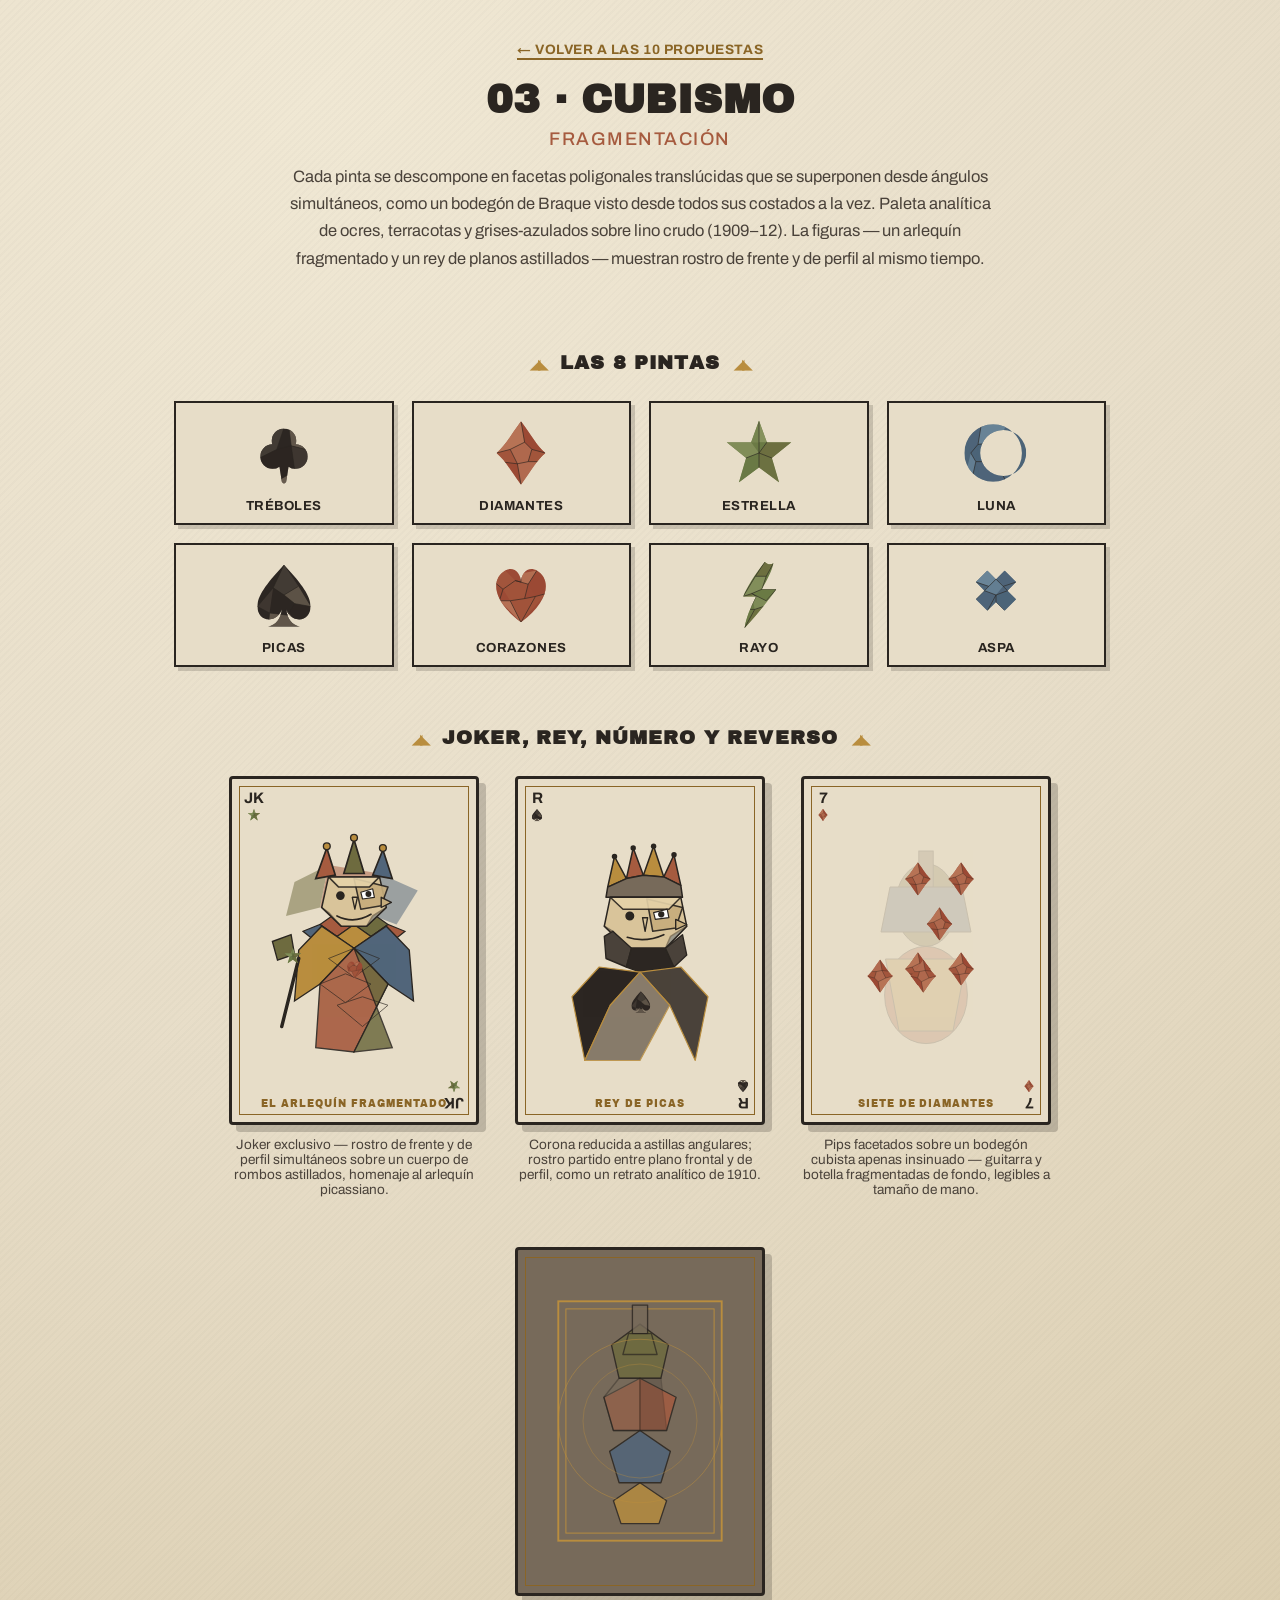
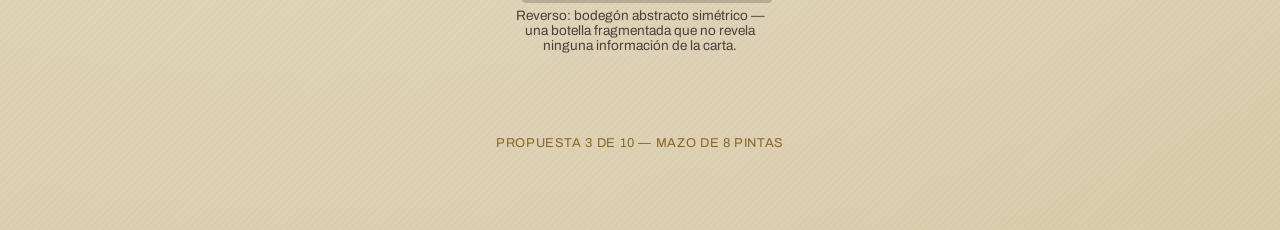
<file: styles/03-cubismo/index.html>
<!doctype html>
<html lang="es">
<head>
<meta charset="utf-8">
<meta name="viewport" content="width=device-width, initial-scale=1">
<title>Propuesta 03 · Cubismo — Mazo de 8 Pintas</title>
<link rel="preconnect" href="https://fonts.googleapis.com">
<link rel="preconnect" href="https://fonts.gstatic.com" crossorigin>
<link href="https://fonts.googleapis.com/css2?family=Archivo+Black&family=Archivo:ital,wght@0,400;0,500;0,700;1,400&display=swap" rel="stylesheet">
<style>
  :root{
    --linen:#e7ddc8;
    --linen-dark:#d9cbab;
    --ink:#2a2520;
    --ochre:#b98d3e;
    --ochre-dark:#8a6526;
    --terracotta:#a65b3f;
    --greybrown:#776a5a;
    --olive:#6e6b3f;
    --slate:#51657a;

    --black:#2c2622;
    --black2:#4a423a;
    --red:#9c4a35;
    --red2:#c08161;
    --green:#6b7a45;
    --green2:#8f9a66;
    --blue:#4c6478;
    --blue2:#7490a3;
  }
  *{box-sizing:border-box;}
  body{
    margin:0;
    background:
      repeating-linear-gradient(135deg, rgba(0,0,0,0.015) 0px, rgba(0,0,0,0.015) 2px, transparent 2px, transparent 5px),
      radial-gradient(circle at 25% 5%, #f0e8d4 0%, var(--linen) 50%, var(--linen-dark) 100%);
    font-family:'Archivo', sans-serif;
    color:var(--ink);
    padding-bottom:80px;
  }
  header{
    max-width:1100px;
    margin:0 auto;
    padding:40px 24px 20px;
    text-align:center;
  }
  .back-link{
    display:inline-block;
    margin-bottom:18px;
    font-family:'Archivo', sans-serif;
    font-weight:700;
    font-size:.85rem;
    letter-spacing:.04em;
    text-transform:uppercase;
    color:var(--ochre-dark);
    text-decoration:none;
    border-bottom:2px solid var(--ochre-dark);
    padding-bottom:1px;
  }
  h1{
    font-family:'Archivo Black', sans-serif;
    font-size:2.5rem;
    margin:0 0 8px;
    color:var(--ink);
    letter-spacing:.01em;
    text-transform:uppercase;
  }
  .tagline{
    font-weight:500;
    color:var(--terracotta);
    font-size:1.15rem;
    margin:0 0 14px;
    text-transform:uppercase;
    letter-spacing:.08em;
  }
  .desc{
    max-width:720px;
    margin:0 auto;
    line-height:1.65;
    font-size:1.03rem;
    color:var(--black2);
  }
  h2.section-title{
    text-align:center;
    font-family:'Archivo Black', sans-serif;
    font-size:1.2rem;
    margin:60px 0 28px;
    letter-spacing:.06em;
    text-transform:uppercase;
    color:var(--ink);
  }
  h2.section-title:before, h2.section-title:after{
    content:"◢◣";
    color:var(--ochre);
    margin:0 14px;
    font-size:.8rem;
    letter-spacing:-2px;
  }

  /* ---- Suit grid ---- */
  .suit-grid{
    max-width:980px;
    margin:0 auto;
    display:grid;
    grid-template-columns:repeat(4, 1fr);
    gap:18px;
    padding:0 24px;
  }
  .suit-card{
    background:var(--linen);
    border:2px solid var(--ink);
    box-shadow: 4px 4px 0 rgba(42,37,32,.18);
    padding:14px 10px 10px;
    text-align:center;
  }
  .suit-card svg{width:72px;height:72px;}
  .suit-name{
    display:block;
    margin-top:6px;
    font-size:.82rem;
    letter-spacing:.04em;
    text-transform:uppercase;
    font-weight:700;
    color:var(--ink);
  }

  /* ---- Cards section ---- */
  .cards-row{
    max-width:1100px;
    margin:0 auto;
    display:flex;
    flex-wrap:wrap;
    justify-content:center;
    gap:36px;
    padding:0 24px;
  }
  .playing-card{
    width:250px;
    aspect-ratio:63/88;
    background:var(--linen);
    border:3px solid var(--ink);
    border-radius:4px;
    position:relative;
    box-shadow:7px 7px 0 rgba(42,37,32,.22);
    overflow:hidden;
  }
  .playing-card:before{
    content:"";
    position:absolute;
    inset:7px;
    border:1px solid var(--ochre-dark);
    pointer-events:none;
  }
  .corner{
    position:absolute;
    font-family:'Archivo', sans-serif;
    font-weight:700;
    font-size:.95rem;
    text-align:center;
    line-height:1;
    color:var(--ink);
    z-index:2;
  }
  .corner svg{width:16px;height:16px;display:block;margin:2px auto 0;}
  .corner.tl{top:12px;left:12px;}
  .corner.br{bottom:12px;right:12px;transform:rotate(180deg);}
  .card-figure{
    position:absolute;
    inset:0;
    display:flex;
    align-items:center;
    justify-content:center;
  }
  .card-label{
    position:absolute;
    bottom:13px;
    left:0;right:0;
    text-align:center;
    font-family:'Archivo Black', sans-serif;
    font-size:.62rem;
    letter-spacing:.1em;
    text-transform:uppercase;
    color:var(--ochre-dark);
    z-index:2;
  }
  .card-caption{
    text-align:center;
    margin-top:12px;
    font-size:.85rem;
    color:var(--black2);
    max-width:250px;
  }
  .card-block{display:flex;flex-direction:column;align-items:center;}

  footer{
    text-align:center;
    margin-top:70px;
    font-size:.8rem;
    color:var(--ochre-dark);
    letter-spacing:.05em;
    text-transform:uppercase;
  }
</style>
</head>
<body>

<header>
  <a class="back-link" href="../../index.html">← Volver a las 10 propuestas</a>
  <h1>03 · Cubismo</h1>
  <p class="tagline">Fragmentación</p>
  <p class="desc">Cada pinta se descompone en facetas poligonales translúcidas que se superponen desde ángulos simultáneos, como un bodegón de Braque visto desde todos sus costados a la vez. Paleta analítica de ocres, terracotas y grises-azulados sobre lino crudo (1909–12). La figuras — un arlequín fragmentado y un rey de planos astillados — muestran rostro de frente y de perfil al mismo tiempo.</p>
</header>

<h2 class="section-title">Las 8 pintas</h2>
<div class="suit-grid">

  <div class="suit-card">
    <svg viewBox="0 0 100 100"><use href="#cb-club"/></svg>
    <span class="suit-name">Tréboles</span>
  </div>
  <div class="suit-card">
    <svg viewBox="0 0 100 100"><use href="#cb-diamond"/></svg>
    <span class="suit-name">Diamantes</span>
  </div>
  <div class="suit-card">
    <svg viewBox="0 0 100 100"><use href="#cb-star"/></svg>
    <span class="suit-name">Estrella</span>
  </div>
  <div class="suit-card">
    <svg viewBox="0 0 100 100"><use href="#cb-moon"/></svg>
    <span class="suit-name">Luna</span>
  </div>
  <div class="suit-card">
    <svg viewBox="0 0 100 100"><use href="#cb-spade"/></svg>
    <span class="suit-name">Picas</span>
  </div>
  <div class="suit-card">
    <svg viewBox="0 0 100 100"><use href="#cb-heart"/></svg>
    <span class="suit-name">Corazones</span>
  </div>
  <div class="suit-card">
    <svg viewBox="0 0 100 100"><use href="#cb-bolt"/></svg>
    <span class="suit-name">Rayo</span>
  </div>
  <div class="suit-card">
    <svg viewBox="0 0 100 100"><use href="#cb-cross"/></svg>
    <span class="suit-name">Aspa</span>
  </div>

</div>

<!-- shared suit symbol defs -->
<svg width="0" height="0" style="position:absolute">
<defs>

  <!-- CLUB (black family): three-circle clover faceted into angular shards -->
  <g id="cb-club">
    <clipPath id="clip-club">
      <circle cx="50" cy="33" r="17"/>
      <circle cx="34" cy="55" r="17"/>
      <circle cx="66" cy="55" r="17"/>
      <path d="M42,58 L58,58 L53,90 Q50,95 47,90 Z"/>
    </clipPath>
    <g clip-path="url(#clip-club)">
      <rect x="0" y="0" width="100" height="100" fill="var(--black)"/>
      <polygon points="0,0 55,0 40,45 10,60" fill="var(--black2)" opacity=".75"/>
      <polygon points="55,0 100,0 100,50 60,40" fill="var(--greybrown)" opacity=".7"/>
      <polygon points="10,60 40,45 60,40 65,75 30,95" fill="var(--black)" opacity=".55"/>
      <polygon points="60,40 100,50 100,100 55,100 65,75" fill="var(--black2)" opacity=".6"/>
      <polygon points="30,95 65,75 55,100 35,100" fill="var(--greybrown)" opacity=".8"/>
      <polygon points="0,0 10,60 0,60" fill="var(--black)" opacity=".4"/>
      <polygon points="0,60 10,60 30,95 0,100" fill="var(--black2)" opacity=".5"/>
      <polygon points="40,45 60,40 65,75 30,95 10,60" fill="none"/>
    </g>
    <g clip-path="url(#clip-club)" fill="none" stroke="var(--ink)" stroke-width="1.1" opacity=".8">
      <path d="M55,0 L40,45 L10,60 M55,0 L60,40 L100,50 M40,45 L60,40 M10,60 L30,95 L65,75 L60,40 M65,75 L55,100 M0,60 L10,60"/>
    </g>
  </g>

  <!-- DIAMOND (red family): rhombus split into prismatic facets -->
  <g id="cb-diamond">
    <clipPath id="clip-diamond">
      <path d="M50,6 C34,28 28,40 16,50 C28,60 34,72 50,94 C66,72 72,60 84,50 C72,40 66,28 50,6 Z"/>
    </clipPath>
    <g clip-path="url(#clip-diamond)">
      <rect x="0" y="0" width="100" height="100" fill="var(--red)"/>
      <polygon points="16,50 50,6 55,35 35,45" fill="var(--red2)" opacity=".75"/>
      <polygon points="50,6 84,50 65,45 55,35" fill="var(--red)" opacity=".6"/>
      <polygon points="16,50 35,45 45,65 20,62" fill="var(--terracotta)" opacity=".7"/>
      <polygon points="35,45 55,35 65,45 60,62 45,65" fill="var(--red2)" opacity=".55"/>
      <polygon points="65,45 84,50 80,62 60,62" fill="var(--terracotta)" opacity=".65"/>
      <polygon points="20,62 45,65 50,94 16,50" fill="var(--red)" opacity=".5"/>
      <polygon points="45,65 60,62 80,62 50,94" fill="var(--red2)" opacity=".6"/>
    </g>
    <g clip-path="url(#clip-diamond)" fill="none" stroke="var(--ink)" stroke-width="1.1" opacity=".8">
      <path d="M16,50 L35,45 L55,35 L50,6 M55,35 L65,45 L84,50 M35,45 L45,65 L60,62 L65,45 M20,62 L45,65 M60,62 L80,62 M45,65 L50,94"/>
    </g>
  </g>

  <!-- STAR (green family): 5-point star shattered into triangular shards -->
  <g id="cb-star">
    <clipPath id="clip-star">
      <path d="M50,5 L61,35 L95,35 L68,57 L78,91 L50,70 L22,91 L32,57 L5,35 L39,35 Z"/>
    </clipPath>
    <g clip-path="url(#clip-star)">
      <rect x="0" y="0" width="100" height="100" fill="var(--green)"/>
      <polygon points="50,5 61,35 39,35" fill="var(--green2)" opacity=".75"/>
      <polygon points="61,35 95,35 68,57 50,50" fill="var(--olive)" opacity=".7"/>
      <polygon points="39,35 61,35 50,50 50,5" fill="var(--green)" opacity=".5"/>
      <polygon points="5,35 39,35 50,50 32,57" fill="var(--green2)" opacity=".6"/>
      <polygon points="68,57 78,91 50,70 50,50" fill="var(--olive)" opacity=".55"/>
      <polygon points="32,57 50,50 50,70 22,91" fill="var(--green)" opacity=".65"/>
    </g>
    <g clip-path="url(#clip-star)" fill="none" stroke="var(--ink)" stroke-width="1.1" opacity=".8">
      <path d="M50,5 L50,50 L61,35 M50,50 L68,57 M50,50 L32,57 M50,50 L50,70"/>
    </g>
  </g>

  <!-- MOON (blue family): crescent divided into curved-edge facets -->
  <g id="cb-moon">
    <clipPath id="clip-moon">
      <path clip-rule="evenodd" fill-rule="evenodd" d="M 46,50 m -40,0 a 40,40 0 1,0 80,0 a 40,40 0 1,0 -80,0 Z
        M 60,50 m -32,0 a 32,32 0 1,0 64,0 a 32,32 0 1,0 -64,0 Z"/>
    </clipPath>
    <g clip-path="url(#clip-moon)">
      <rect x="0" y="0" width="100" height="100" fill="var(--blue)"/>
      <polygon points="30,8 65,8 55,35 25,38" fill="var(--blue2)" opacity=".7"/>
      <polygon points="10,30 30,8 25,38 15,50" fill="var(--slate)" opacity=".65"/>
      <polygon points="25,38 55,35 50,62 22,62" fill="var(--blue)" opacity=".55"/>
      <polygon points="10,70 15,50 22,62 18,80" fill="var(--blue2)" opacity=".6"/>
      <polygon points="22,62 50,62 65,92 30,92" fill="var(--slate)" opacity=".5"/>
      <polygon points="18,80 22,62 30,92" fill="var(--blue)" opacity=".7"/>
    </g>
    <g clip-path="url(#clip-moon)" fill="none" stroke="var(--ink)" stroke-width="1.1" opacity=".8">
      <path d="M30,8 L25,38 L15,50 L22,62 L18,80 M25,38 L55,35 L50,62 L22,62 M50,62 L65,92"/>
    </g>
  </g>

  <!-- SPADE (black family): angular leaf split into facets -->
  <g id="cb-spade">
    <clipPath id="clip-spade">
      <path d="M50,8 C24,36 13,52 13,66 C13,80 25,88 37,82 C41,80 45,75 47,70
               C45,84 39,91 28,94 L72,94 C61,91 55,84 53,70
               C55,75 59,80 63,82 C75,88 87,80 87,66 C87,52 76,36 50,8 Z"/>
    </clipPath>
    <g clip-path="url(#clip-spade)">
      <rect x="0" y="0" width="100" height="100" fill="var(--black)"/>
      <polygon points="50,8 70,38 50,50 35,40" fill="var(--black2)" opacity=".75"/>
      <polygon points="70,38 87,66 65,62 50,50" fill="var(--greybrown)" opacity=".65"/>
      <polygon points="35,40 50,50 65,62 55,78 30,75" fill="var(--black)" opacity=".5"/>
      <polygon points="13,66 35,40 30,75" fill="var(--black2)" opacity=".6"/>
      <polygon points="30,75 55,78 53,70 72,94 28,94" fill="var(--greybrown)" opacity=".7"/>
      <polygon points="55,78 65,62 87,66 72,94 53,70" fill="var(--black)" opacity=".55"/>
    </g>
    <g clip-path="url(#clip-spade)" fill="none" stroke="var(--ink)" stroke-width="1.1" opacity=".8">
      <path d="M50,8 L35,40 L50,50 L70,38 M50,50 L65,62 L87,66 M35,40 L13,66 L30,75 L55,78 L65,62 M30,75 L28,94 M55,78 L53,70"/>
    </g>
  </g>

  <!-- HEART (red family): heart split into overlapping prismatic planes -->
  <g id="cb-heart">
    <clipPath id="clip-heart">
      <path d="M50,88 C10,58 8,28 28,16 C40,9 50,20 50,32 C50,20 60,9 72,16 C92,28 90,58 50,88 Z"/>
    </clipPath>
    <g clip-path="url(#clip-heart)">
      <rect x="0" y="0" width="100" height="100" fill="var(--red)"/>
      <polygon points="8,28 28,16 42,30 25,42" fill="var(--terracotta)" opacity=".7"/>
      <polygon points="42,30 50,32 50,20 72,16 60,35" fill="var(--red2)" opacity=".65"/>
      <polygon points="8,28 25,42 20,58 10,48" fill="var(--red)" opacity=".5"/>
      <polygon points="25,42 42,30 60,35 55,55 35,58" fill="var(--terracotta)" opacity=".55"/>
      <polygon points="60,35 72,16 92,28 85,48 70,52" fill="var(--red)" opacity=".6"/>
      <polygon points="20,58 35,58 50,88 10,48" fill="var(--red2)" opacity=".7"/>
      <polygon points="35,58 55,55 70,52 85,48 50,88" fill="var(--terracotta)" opacity=".6"/>
    </g>
    <g clip-path="url(#clip-heart)" fill="none" stroke="var(--ink)" stroke-width="1.1" opacity=".8">
      <path d="M8,28 L25,42 L20,58 L10,48 M25,42 L42,30 L60,35 L72,16 M42,30 L50,32 L50,20 M60,35 L55,55 L35,58 L20,58 M55,55 L70,52 L85,48 L92,28 M35,58 L50,88 L70,52"/>
    </g>
  </g>

  <!-- BOLT (green family): lightning split along its zig-zag into facets -->
  <g id="cb-bolt">
    <clipPath id="clip-bolt">
      <path d="M58,4 C44,22 34,38 28,52 C34,52 40,52 46,52 C38,68 32,82 30,96
               C50,74 64,56 74,42 C66,42 60,42 54,42 C62,28 68,16 70,6
               C66,8 62,8 58,4 Z"/>
    </clipPath>
    <g clip-path="url(#clip-bolt)">
      <rect x="0" y="0" width="100" height="100" fill="var(--green)"/>
      <polygon points="58,4 70,6 60,24 45,24" fill="var(--olive)" opacity=".7"/>
      <polygon points="28,52 45,24 60,24 54,42 40,48" fill="var(--green2)" opacity=".65"/>
      <polygon points="54,42 74,42 60,58 40,48" fill="var(--green)" opacity=".5"/>
      <polygon points="28,52 40,48 46,52 38,68 30,70" fill="var(--olive)" opacity=".6"/>
      <polygon points="40,48 60,58 74,42 62,64 44,70" fill="var(--green2)" opacity=".55"/>
      <polygon points="30,70 38,68 44,70 30,96" fill="var(--green)" opacity=".7"/>
      <polygon points="44,70 62,64 30,96" fill="var(--olive)" opacity=".6"/>
    </g>
    <g clip-path="url(#clip-bolt)" fill="none" stroke="var(--ink)" stroke-width="1.1" opacity=".8">
      <path d="M58,4 L45,24 L60,24 L70,6 M28,52 L45,24 M54,42 L60,24 M28,52 L40,48 L54,42 L74,42 L60,58 L40,48 L46,52 L38,68 L30,70 L44,70 L62,64 L74,42 M30,70 L30,96 L44,70"/>
    </g>
  </g>

  <!-- CROSS/X (blue family): angular X split into facets -->
  <g id="cb-cross">
    <clipPath id="clip-cross">
      <path d="M22,32 L38,16 L50,28 L62,16 L78,32 L66,44 L78,56 L62,72 L50,60 L38,72 L22,56 L34,44 Z"/>
    </clipPath>
    <g clip-path="url(#clip-cross)">
      <rect x="0" y="0" width="100" height="100" fill="var(--blue)"/>
      <polygon points="22,32 38,16 50,28 40,38" fill="var(--blue2)" opacity=".75"/>
      <polygon points="50,28 62,16 78,32 60,38" fill="var(--slate)" opacity=".65"/>
      <polygon points="22,32 40,38 34,44 22,56" fill="var(--blue)" opacity=".5"/>
      <polygon points="40,38 50,28 60,38 50,50 34,44" fill="var(--blue2)" opacity=".6"/>
      <polygon points="60,38 78,32 66,44 50,50" fill="var(--slate)" opacity=".55"/>
      <polygon points="22,56 34,44 50,50 38,72" fill="var(--slate)" opacity=".6"/>
      <polygon points="50,50 66,44 78,56 62,72 50,60" fill="var(--blue)" opacity=".65"/>
    </g>
    <g clip-path="url(#clip-cross)" fill="none" stroke="var(--ink)" stroke-width="1.1" opacity=".8">
      <path d="M22,32 L40,38 L50,28 L60,38 L78,32 M40,38 L34,44 L50,50 L66,44 L60,38 M22,56 L34,44 M50,50 L38,72 M50,50 L50,60 L62,72"/>
    </g>
  </g>

</defs>
</svg>

<h2 class="section-title">Joker, Rey, Número y Reverso</h2>
<div class="cards-row">

  <!-- JOKER -->
  <div class="card-block">
    <div class="playing-card">
      <div class="corner tl">JK<br><svg viewBox="0 0 100 100" style="width:14px;height:14px"><use href="#cb-star"/></svg></div>
      <div class="corner br">JK<br><svg viewBox="0 0 100 100" style="width:14px;height:14px"><use href="#cb-star"/></svg></div>
      <div class="card-figure">
        <svg viewBox="0 0 200 280" width="170">
          <!-- fractured diamond-pattern collar background -->
          <g opacity=".5">
            <polygon points="30,60 70,40 60,90 20,100" fill="var(--olive)"/>
            <polygon points="70,40 130,50 110,95 60,90" fill="var(--terracotta)"/>
            <polygon points="130,50 175,70 150,110 110,95" fill="var(--slate)"/>
          </g>
          <!-- diamond-patterned harlequin collar -->
          <g stroke="var(--ink)" stroke-width="1.4">
            <polygon points="60,110 80,96 100,110 80,124" fill="var(--terracotta)"/>
            <polygon points="100,110 120,96 140,110 120,124" fill="var(--olive)"/>
            <polygon points="40,118 60,110 80,124 60,134" fill="var(--slate)"/>
            <polygon points="80,124 100,110 120,124 100,138" fill="var(--ochre)"/>
            <polygon points="120,124 140,110 160,118 140,134" fill="var(--terracotta)"/>
          </g>
          <!-- shard crown / hat points -->
          <g stroke="var(--ink)" stroke-width="2">
            <polygon points="55,56 68,20 78,52" fill="var(--terracotta)"/>
            <polygon points="88,50 100,10 112,50" fill="var(--olive)"/>
            <polygon points="122,52 134,22 145,56" fill="var(--slate)"/>
          </g>
          <circle cx="68" cy="18" r="4" fill="var(--ochre)" stroke="var(--ink)" stroke-width="1.6"/>
          <circle cx="100" cy="8" r="4" fill="var(--ochre)" stroke="var(--ink)" stroke-width="1.6"/>
          <circle cx="134" cy="20" r="4" fill="var(--ochre)" stroke="var(--ink)" stroke-width="1.6"/>

          <!-- fractured face: simultaneous front + profile planes (Picasso harlequin) -->
          <g stroke="var(--ink)" stroke-width="1.8" stroke-linejoin="round">
            <!-- base frontal plane -->
            <polygon points="70,54 130,54 138,90 115,112 85,112 62,90" fill="#d9c49a"/>
            <!-- profile nose plane overlapping to the right side, turned sideways -->
            <polygon points="100,56 140,66 132,88 108,92" fill="#c7ad7c" opacity=".92"/>
            <!-- forehead facet -->
            <polygon points="70,54 130,54 118,66 82,66" fill="#e6d3a9" opacity=".9"/>
            <!-- cheek shadow facet -->
            <polygon points="62,90 85,112 70,96" fill="var(--terracotta)" opacity=".55"/>
            <polygon points="115,112 138,90 122,100" fill="var(--slate)" opacity=".45"/>
            <!-- frontal eye (left, round) -->
            <circle cx="84" cy="76" r="4.2" fill="var(--ink)"/>
            <!-- profile eye (right, almond, looking sideways) -->
            <polygon points="108,72 122,68 124,78 110,80" fill="#fff" stroke="var(--ink)" stroke-width="1.4"/>
            <circle cx="117" cy="74" r="2.6" fill="var(--ink)"/>
            <!-- frontal nose triangle -->
            <polygon points="98,78 104,78 101,92" fill="none" stroke="var(--ink)" stroke-width="1.6"/>
            <!-- profile nose ridge jutting from the side plane -->
            <polygon points="132,78 144,84 132,90" fill="#c7ad7c" stroke="var(--ink)" stroke-width="1.6"/>
            <!-- mouth, asymmetric smirk -->
            <path d="M80,100 Q100,110 120,98" fill="none" stroke="var(--ink)" stroke-width="2" stroke-linecap="round"/>
          </g>

          <!-- diamond-patterned harlequin bib / body, faceted -->
          <g stroke="var(--ink)" stroke-width="1.6">
            <polygon points="62,112 100,138 60,180 30,200 35,140" fill="var(--ochre)"/>
            <polygon points="100,138 138,112 165,140 170,200 140,180" fill="var(--slate)"/>
            <polygon points="60,180 100,138 140,180 100,260 55,255" fill="var(--terracotta)" opacity=".9"/>
            <polygon points="100,138 140,180 100,260 145,255" fill="var(--olive)" opacity=".85"/>
          </g>
          <!-- diamond checker overlay on torso -->
          <g fill="none" stroke="var(--ink)" stroke-width="1.1" opacity=".7">
            <path d="M70,150 L100,138 L130,150 L100,172 Z"/>
            <path d="M60,180 L90,168 L120,180 L90,202 Z"/>
            <path d="M80,205 L110,195 L140,205 L110,230 Z"/>
          </g>
          <!-- pip motif on chest, small -->
          <g transform="translate(88,150) scale(.26)"><use href="#cb-heart"/></g>

          <!-- scepter with star shard -->
          <path d="M35,150 L15,230" stroke="var(--ink)" stroke-width="4" stroke-linecap="round"/>
          <polygon points="4,130 26,122 30,145 10,152" fill="var(--olive)" stroke="var(--ink)" stroke-width="1.6"/>
          <g transform="translate(17,136) scale(.22)"><use href="#cb-star"/></g>
        </svg>
      </div>
      <div class="card-label">EL ARLEQUÍN FRAGMENTADO</div>
    </div>
    <p class="card-caption">Joker exclusivo — rostro de frente y de perfil simultáneos sobre un cuerpo de rombos astillados, homenaje al arlequín picassiano.</p>
  </div>

  <!-- KING -->
  <div class="card-block">
    <div class="playing-card">
      <div class="corner tl">R<br><svg viewBox="0 0 100 100" style="width:14px;height:14px"><use href="#cb-spade"/></svg></div>
      <div class="corner br">R<br><svg viewBox="0 0 100 100" style="width:14px;height:14px"><use href="#cb-spade"/></svg></div>
      <div class="card-figure">
        <svg viewBox="0 0 200 280" width="170">
          <!-- angular shard crown -->
          <g stroke="var(--ink)" stroke-width="1.8" stroke-linejoin="round">
            <polygon points="62,66 70,30 84,56" fill="var(--ochre)"/>
            <polygon points="84,56 92,20 104,52" fill="var(--terracotta)"/>
            <polygon points="104,52 116,18 128,54" fill="var(--ochre)"/>
            <polygon points="128,54 140,28 148,64" fill="var(--terracotta)"/>
            <polygon points="62,66 84,56 104,52 128,54 148,64 150,78 60,78" fill="var(--greybrown)"/>
          </g>
          <circle cx="70" cy="30" r="3.2" fill="var(--ink)"/>
          <circle cx="92" cy="20" r="3.2" fill="var(--ink)"/>
          <circle cx="116" cy="18" r="3.2" fill="var(--ink)"/>
          <circle cx="140" cy="28" r="3.2" fill="var(--ink)"/>

          <!-- face: simultaneous front/profile planes -->
          <g stroke="var(--ink)" stroke-width="1.8" stroke-linejoin="round">
            <polygon points="65,78 148,78 155,112 130,138 85,138 58,112" fill="#d9c49a"/>
            <polygon points="108,80 150,90 142,114 115,118" fill="#c7ad7c" opacity=".92"/>
            <polygon points="65,78 148,78 134,92 80,92" fill="#e6d3a9" opacity=".9"/>
            <polygon points="58,112 85,138 68,118" fill="var(--terracotta)" opacity=".5"/>
            <polygon points="130,138 155,112 136,124" fill="var(--slate)" opacity=".45"/>
            <!-- frontal eye -->
            <circle cx="88" cy="100" r="4.4" fill="var(--ink)"/>
            <!-- profile eye -->
            <polygon points="116,96 132,92 134,102 118,104" fill="#fff" stroke="var(--ink)" stroke-width="1.4"/>
            <circle cx="125" cy="98" r="2.8" fill="var(--ink)"/>
            <!-- frontal nose -->
            <polygon points="103,102 109,102 106,118" fill="none" stroke="var(--ink)" stroke-width="1.6"/>
            <!-- profile nose ridge -->
            <polygon points="142,104 155,110 142,116" fill="#c7ad7c" stroke="var(--ink)" stroke-width="1.6"/>
            <!-- stern mouth -->
            <path d="M85,125 Q106,132 128,122" fill="none" stroke="var(--ink)" stroke-width="2" stroke-linecap="round"/>
          </g>

          <!-- angular beard shards -->
          <g stroke="var(--ink)" stroke-width="1.6" stroke-linejoin="round">
            <polygon points="68,118 90,138 84,160 60,150 58,124" fill="var(--black2)"/>
            <polygon points="90,138 130,138 140,160 100,166 84,160" fill="var(--black)"/>
            <polygon points="130,138 150,122 155,146 140,160" fill="var(--black2)"/>
          </g>

          <!-- robe, faceted -->
          <g stroke="var(--ochre)" stroke-width="1.4" stroke-linejoin="round">
            <polygon points="52,160 100,166 65,205 35,270 20,195" fill="var(--black)"/>
            <polygon points="100,166 148,160 180,195 165,270 135,205" fill="var(--black2)"/>
            <polygon points="65,205 100,166 135,205 100,270 35,270" fill="var(--greybrown)" opacity=".85"/>
          </g>
          <!-- pip motif -->
          <g transform="translate(86,186) scale(.3)"><use href="#cb-spade"/></g>
        </svg>
      </div>
      <div class="card-label">REY DE PICAS</div>
    </div>
    <p class="card-caption">Corona reducida a astillas angulares; rostro partido entre plano frontal y de perfil, como un retrato analítico de 1910.</p>
  </div>

  <!-- NUMBER CARD -->
  <div class="card-block">
    <div class="playing-card">
      <div class="corner tl">7<br><svg viewBox="0 0 100 100" style="width:14px;height:14px"><use href="#cb-diamond"/></svg></div>
      <div class="corner br">7<br><svg viewBox="0 0 100 100" style="width:14px;height:14px"><use href="#cb-diamond"/></svg></div>
      <div class="card-figure">
        <svg viewBox="0 0 200 280" width="180">
          <!-- subtle cubist still-life background: fragmented guitar/bottle silhouette -->
          <g opacity=".16" stroke="var(--ink)" stroke-width="1">
            <ellipse cx="100" cy="90" rx="34" ry="46" fill="var(--olive)"/>
            <ellipse cx="100" cy="190" rx="46" ry="54" fill="var(--terracotta)"/>
            <rect x="92" y="30" width="16" height="50" fill="var(--greybrown)"/>
            <polygon points="60,70 140,70 150,120 50,120" fill="var(--slate)"/>
            <polygon points="55,150 145,150 130,230 70,230" fill="var(--ochre)"/>
          </g>
          <g transform="translate(70,40) scale(.42)"><use href="#cb-diamond"/></g>
          <g transform="translate(118,40) scale(.42)"><use href="#cb-diamond"/></g>
          <g transform="translate(94,90) scale(.42)"><use href="#cb-diamond"/></g>
          <g transform="translate(70,140) scale(.42)"><use href="#cb-diamond"/></g>
          <g transform="translate(118,140) scale(.42)"><use href="#cb-diamond"/></g>
          <g transform="translate(70,190) scale(.42) rotate(180)"><use href="#cb-diamond"/></g>
          <g transform="translate(118,190) scale(.42) rotate(180)"><use href="#cb-diamond"/></g>
        </svg>
      </div>
      <div class="card-label">SIETE DE DIAMANTES</div>
    </div>
    <p class="card-caption">Pips facetados sobre un bodegón cubista apenas insinuado — guitarra y botella fragmentadas de fondo, legibles a tamaño de mano.</p>
  </div>

  <!-- BACK -->
  <div class="card-block">
    <div class="playing-card" style="background:var(--greybrown);">
      <div class="card-figure">
        <svg viewBox="0 0 200 280" width="190">
          <rect x="14" y="14" width="172" height="252" fill="none" stroke="var(--ochre)" stroke-width="2"/>
          <rect x="22" y="22" width="156" height="236" fill="none" stroke="var(--ochre)" stroke-width="1"/>
          <!-- abstract cubist still-life, symmetric, hints of "8" -->
          <g stroke="var(--ink)" stroke-width="1.4" stroke-linejoin="round">
            <polygon points="100,38 130,60 122,95 78,95 70,60" fill="var(--olive)" opacity=".85"/>
            <polygon points="100,95 138,115 128,150 72,150 62,115" fill="var(--terracotta)" opacity=".8"/>
            <polygon points="100,150 132,172 122,205 78,205 68,172" fill="var(--slate)" opacity=".85"/>
            <polygon points="100,205 128,224 120,248 80,248 72,224" fill="var(--ochre)" opacity=".8"/>
            <polygon points="78,95 100,95 100,150 72,150 62,115" fill="var(--greybrown)" opacity=".4"/>
            <polygon points="100,95 122,95 128,150 100,150" fill="var(--black2)" opacity=".3"/>
            <!-- neck of a fragmented bottle through the middle -->
            <rect x="92" y="18" width="16" height="30" fill="var(--greybrown)" opacity=".8"/>
            <polygon points="88,48 112,48 118,70 82,70" fill="var(--olive)" opacity=".7"/>
          </g>
          <circle cx="100" cy="140" r="86" fill="none" stroke="var(--ochre)" stroke-width="1" opacity=".55"/>
          <circle cx="100" cy="140" r="60" fill="none" stroke="var(--ochre)" stroke-width="1" opacity=".4"/>
        </svg>
      </div>
    </div>
    <p class="card-caption">Reverso: bodegón abstracto simétrico — una botella fragmentada que no revela ninguna información de la carta.</p>
  </div>

</div>

<footer>Propuesta 3 de 10 — Mazo de 8 Pintas</footer>
</body>
</html>
</file>
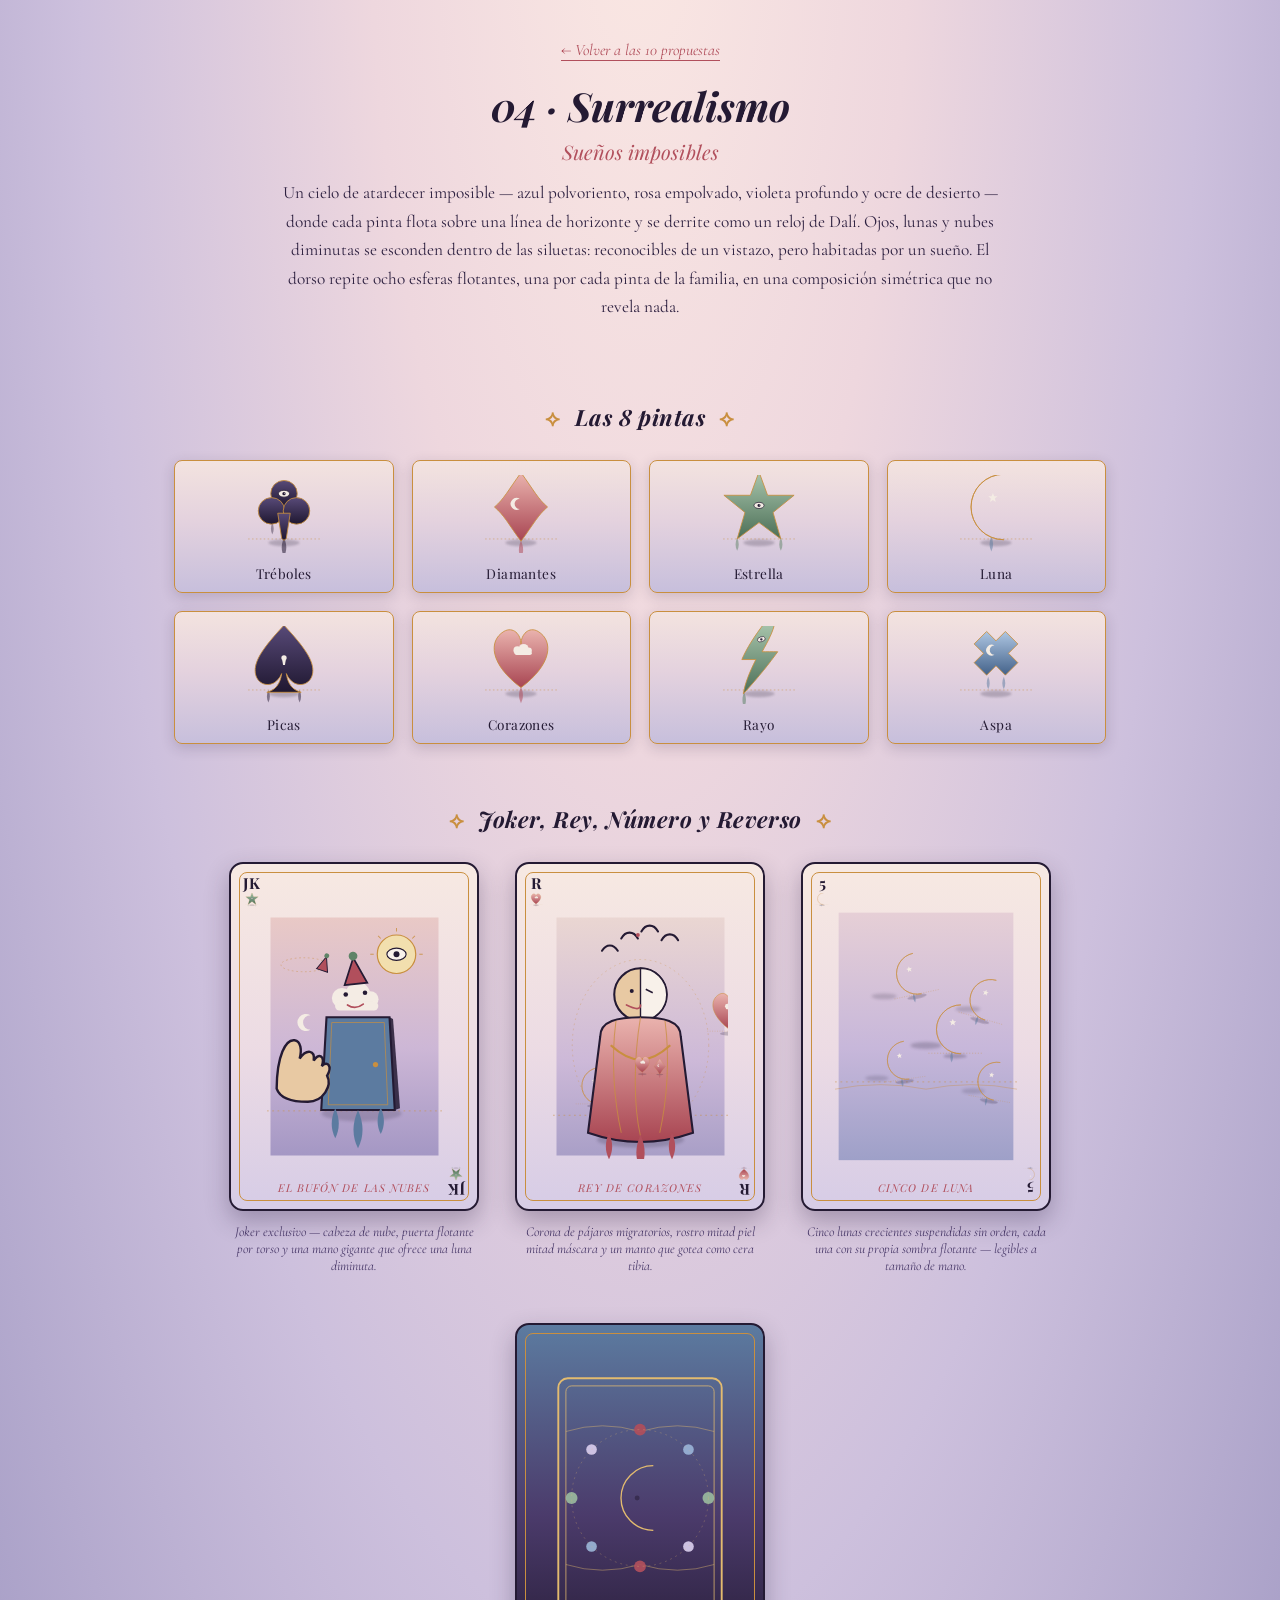
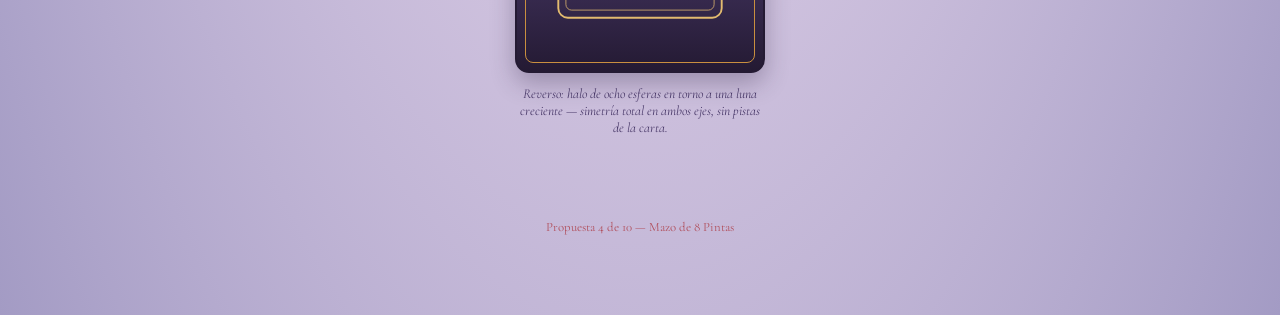
<file: styles/04-surrealismo/index.html>
<!doctype html>
<html lang="es">
<head>
<meta charset="utf-8">
<meta name="viewport" content="width=device-width, initial-scale=1">
<title>Propuesta 04 · Surrealismo — Mazo de 8 Pintas</title>
<link rel="preconnect" href="https://fonts.googleapis.com">
<link rel="preconnect" href="https://fonts.gstatic.com" crossorigin>
<link href="https://fonts.googleapis.com/css2?family=Playfair+Display:ital,wght@0,500;0,700;1,500;1,700&family=Cormorant+Garamond:ital,wght@0,400;0,500;0,600;1,400;1,500&display=swap" rel="stylesheet">
<style>
  :root{
    --cream:#f4ece4;
    --panel:#f8f1ea;
    --ink:#2e2140;
    --violet:#4b3b6b;
    --violet-deep:#241a33;
    --blush:#e3a8a3;
    --rose:#b14f5c;
    --ochre:#c98f3f;
    --ochre-light:#e3bb6f;
    --dusty:#5c7ba0;
    --dusty-light:#9ab4d6;
    --sage:#5f8468;
    --sage-light:#9ab99e;
  }
  *{box-sizing:border-box;}
  body{
    margin:0;
    background:
      radial-gradient(ellipse at 50% -8%, #fbe8e3 0%, #eed7de 30%, #cdc0dd 62%, #a39bc4 100%);
    font-family:'Cormorant Garamond', serif;
    color:var(--ink);
    padding-bottom:80px;
  }
  header{
    max-width:1100px;
    margin:0 auto;
    padding:40px 24px 20px;
    text-align:center;
  }
  .back-link{
    display:inline-block;
    margin-bottom:18px;
    font-family:'Cormorant Garamond',serif;
    font-style:italic;
    color:var(--rose);
    text-decoration:none;
    border-bottom:1px solid var(--rose);
  }
  h1{
    font-family:'Playfair Display', serif;
    font-style:italic;
    font-weight:700;
    font-size:2.5rem;
    margin:0 0 6px;
    color:var(--violet-deep);
  }
  .tagline{
    font-style:italic;
    color:var(--rose);
    font-size:1.25rem;
    margin:0 0 14px;
    font-family:'Playfair Display', serif;
  }
  .desc{
    max-width:720px;
    margin:0 auto;
    line-height:1.65;
    font-size:1.08rem;
  }
  h2.section-title{
    text-align:center;
    font-family:'Playfair Display', serif;
    font-style:italic;
    font-weight:700;
    font-size:1.4rem;
    margin:60px 0 28px;
    letter-spacing:.02em;
    color:var(--violet-deep);
  }
  h2.section-title:before, h2.section-title:after{
    content:"⟡";
    color:var(--ochre);
    margin:0 14px;
    font-style:normal;
  }

  /* ---- Suit grid ---- */
  .suit-grid{
    max-width:980px;
    margin:0 auto;
    display:grid;
    grid-template-columns:repeat(4, 1fr);
    gap:18px;
    padding:0 24px;
  }
  .suit-card{
    background:linear-gradient(180deg, #f3e3df 0%, #e4d2de 45%, #c7bfdc 100%);
    border:1px solid var(--ochre);
    border-radius:8px;
    padding:14px 10px 10px;
    text-align:center;
    box-shadow:0 4px 14px rgba(40,25,60,.18);
  }
  .suit-card svg{width:78px;height:78px;}
  .suit-name{
    display:block;
    margin-top:6px;
    font-size:.85rem;
    letter-spacing:.03em;
    color:var(--violet-deep);
    font-family:'Playfair Display', serif;
  }

  /* ---- Cards section ---- */
  .cards-row{
    max-width:1100px;
    margin:0 auto;
    display:flex;
    flex-wrap:wrap;
    justify-content:center;
    gap:36px;
    padding:0 24px;
  }
  .playing-card{
    width:250px;
    aspect-ratio:63/88;
    background:linear-gradient(180deg,#f7e9e2 0%, #ecdbe4 55%, #d6cce6 100%);
    border:2.5px solid var(--violet-deep);
    border-radius:14px;
    position:relative;
    box-shadow:0 10px 24px rgba(40,25,60,.3);
    overflow:hidden;
  }
  .playing-card:before{
    content:"";
    position:absolute;
    inset:8px;
    border:1px solid var(--ochre);
    border-radius:8px;
    pointer-events:none;
  }
  .corner{
    position:absolute;
    font-family:'Playfair Display',serif;
    font-weight:700;
    font-size:.95rem;
    text-align:center;
    line-height:1;
    color:var(--violet-deep);
    z-index:2;
  }
  .corner svg{width:16px;height:16px;display:block;margin:2px auto 0;}
  .corner.tl{top:12px;left:12px;}
  .corner.br{bottom:12px;right:12px;transform:rotate(180deg);}
  .card-figure{
    position:absolute;
    inset:0;
    display:flex;
    align-items:center;
    justify-content:center;
  }
  .card-label{
    position:absolute;
    bottom:14px;
    left:0;right:0;
    text-align:center;
    font-family:'Playfair Display', serif;
    font-style:italic;
    font-size:.68rem;
    letter-spacing:.1em;
    color:var(--rose);
    z-index:2;
  }
  .card-caption{
    text-align:center;
    margin-top:12px;
    font-size:.85rem;
    color:var(--violet);
    font-style:italic;
    max-width:250px;
  }
  .card-block{display:flex;flex-direction:column;align-items:center;}

  footer{
    text-align:center;
    margin-top:70px;
    font-size:.8rem;
    color:var(--rose);
  }
</style>
</head>
<body>

<header>
  <a class="back-link" href="../../index.html">← Volver a las 10 propuestas</a>
  <h1>04 · Surrealismo</h1>
  <p class="tagline">Sueños imposibles</p>
  <p class="desc">Un cielo de atardecer imposible — azul polvoriento, rosa empolvado, violeta profundo y ocre de desierto — donde cada pinta flota sobre una línea de horizonte y se derrite como un reloj de Dalí. Ojos, lunas y nubes diminutas se esconden dentro de las siluetas: reconocibles de un vistazo, pero habitadas por un sueño. El dorso repite ocho esferas flotantes, una por cada pinta de la familia, en una composición simétrica que no revela nada.</p>
</header>

<h2 class="section-title">Las 8 pintas</h2>
<div class="suit-grid">

  <div class="suit-card">
    <svg viewBox="0 0 100 100"><use href="#su-club"/></svg>
    <span class="suit-name">Tréboles</span>
  </div>
  <div class="suit-card">
    <svg viewBox="0 0 100 100"><use href="#su-diamond"/></svg>
    <span class="suit-name">Diamantes</span>
  </div>
  <div class="suit-card">
    <svg viewBox="0 0 100 100"><use href="#su-star"/></svg>
    <span class="suit-name">Estrella</span>
  </div>
  <div class="suit-card">
    <svg viewBox="0 0 100 100"><use href="#su-moon"/></svg>
    <span class="suit-name">Luna</span>
  </div>
  <div class="suit-card">
    <svg viewBox="0 0 100 100"><use href="#su-spade"/></svg>
    <span class="suit-name">Picas</span>
  </div>
  <div class="suit-card">
    <svg viewBox="0 0 100 100"><use href="#su-heart"/></svg>
    <span class="suit-name">Corazones</span>
  </div>
  <div class="suit-card">
    <svg viewBox="0 0 100 100"><use href="#su-bolt"/></svg>
    <span class="suit-name">Rayo</span>
  </div>
  <div class="suit-card">
    <svg viewBox="0 0 100 100"><use href="#su-cross"/></svg>
    <span class="suit-name">Aspa</span>
  </div>

</div>

<!-- shared suit symbol defs -->
<svg width="0" height="0" style="position:absolute">
<defs>

  <!-- gradients: one per color family -->
  <linearGradient id="grad-black" x1="0" y1="0" x2="0" y2="1">
    <stop offset="0" stop-color="#584a78"/><stop offset="1" stop-color="#1f1730"/>
  </linearGradient>
  <linearGradient id="grad-red" x1="0" y1="0" x2="0" y2="1">
    <stop offset="0" stop-color="#eab3ae"/><stop offset="1" stop-color="#a84552"/>
  </linearGradient>
  <linearGradient id="grad-green" x1="0" y1="0" x2="0" y2="1">
    <stop offset="0" stop-color="#a9c6ad"/><stop offset="1" stop-color="#4c6f57"/>
  </linearGradient>
  <linearGradient id="grad-blue" x1="0" y1="0" x2="0" y2="1">
    <stop offset="0" stop-color="#aec6e2"/><stop offset="1" stop-color="#43628a"/>
  </linearGradient>

  <filter id="soft-blur" x="-50%" y="-50%" width="200%" height="200%">
    <feGaussianBlur stdDeviation="1.6"/>
  </filter>

  <!-- reusable surreal motifs -->
  <path id="drip" d="M0,0 C-3,7 -3,13 0,19 C3,13 3,7 0,0 Z"/>

  <g id="eye">
    <ellipse cx="0" cy="0" rx="7.2" ry="4.4" fill="var(--cream)" stroke="var(--violet-deep)" stroke-width="1"/>
    <circle cx="0" cy="0" r="2.1" fill="var(--violet-deep)"/>
    <circle cx="0.8" cy="-0.6" r=".6" fill="#fff"/>
  </g>

  <path id="moonlet" d="M4,-6 A7,7 0 1,0 4,6 A5.4,5.4 0 1,1 4,-6 Z" fill="var(--cream)"/>

  <g id="cloudlet" fill="var(--cream)">
    <circle cx="-4" cy="0" r="4.4"/>
    <circle cx="3" cy="-1.6" r="5.4"/>
    <circle cx="8.5" cy="0.6" r="3.6"/>
    <rect x="-7" y="1.5" width="19" height="4" rx="2"/>
  </g>

  <g id="keyholelet">
    <circle cx="0" cy="-2.2" r="3.4" fill="var(--cream)"/>
    <path d="M-2.4,0 L2.4,0 L1.2,7 L-1.2,7 Z" fill="var(--cream)"/>
  </g>

  <path id="starlet" fill="var(--cream)" d="M0,-6 L1.8,-1.8 L6,-1.8 L2.6,1 L3.8,5.6 L0,3 L-3.8,5.6 L-2.6,1 L-6,-1.8 L-1.8,-1.8 Z" transform="scale(.75)"/>

  <!-- horizon + shadow, shared backdrop for every pip -->
  <g id="horizon">
    <line x1="4" y1="82" x2="96" y2="82" stroke="var(--ochre)" stroke-width="1" stroke-dasharray="2 3" opacity=".6"/>
    <ellipse cx="50" cy="87" rx="20" ry="4.2" fill="var(--violet-deep)" opacity=".22" filter="url(#soft-blur)"/>
  </g>

  <!-- ===================== CLUB (black family) ===================== -->
  <g id="su-club">
    <use href="#horizon"/>
    <g transform="translate(0,-9)">
      <use href="#drip" fill="var(--violet-deep)" opacity=".55" transform="translate(50,89) scale(1.3)"/>
      <use href="#drip" fill="var(--violet-deep)" opacity=".4" transform="translate(35,70) scale(.8)"/>
      <g fill="url(#grad-black)" stroke="var(--ochre)" stroke-width="1.1">
        <circle cx="50" cy="33" r="17"/>
        <circle cx="34" cy="55" r="17"/>
        <circle cx="66" cy="55" r="17"/>
        <path d="M42,58 L58,58 L53,90 Q50,95 47,90 Z"/>
      </g>
      <use href="#eye" transform="translate(50,33)"/>
    </g>
  </g>

  <!-- ===================== DIAMOND (red family) ===================== -->
  <g id="su-diamond">
    <use href="#horizon"/>
    <g transform="translate(0,-9)">
      <use href="#drip" fill="var(--rose)" opacity=".55" transform="translate(50,93) scale(1.2)"/>
      <path d="M50,6 C34,28 28,40 16,50 C28,60 34,72 50,94 C66,72 72,60 84,50 C72,40 66,28 50,6 Z"
            fill="url(#grad-red)" stroke="var(--ochre)" stroke-width="1.1"/>
      <use href="#moonlet" transform="translate(44,46) scale(1.1)"/>
    </g>
  </g>

  <!-- ===================== STAR (green family) ===================== -->
  <g id="su-star">
    <use href="#horizon"/>
    <g transform="translate(0,-9)">
      <use href="#drip" fill="var(--sage)" opacity=".5" transform="translate(78,89) scale(.9)"/>
      <use href="#drip" fill="var(--sage)" opacity=".5" transform="translate(22,89) scale(.9)"/>
      <path d="M50,5 L61,35 L95,35 L68,57 L78,91 L50,70 L22,91 L32,57 L5,35 L39,35 Z"
            fill="url(#grad-green)" stroke="var(--ochre)" stroke-width="1.1"/>
      <use href="#eye" transform="translate(50,48) scale(.9)"/>
    </g>
  </g>

  <!-- ===================== MOON (blue family) ===================== -->
  <g id="su-moon">
    <use href="#horizon"/>
    <g transform="translate(0,-9)">
      <use href="#drip" fill="var(--dusty)" opacity=".5" transform="translate(44,88) scale(1)"/>
      <path d="M60,8 A42,42 0 1,0 60,92 A33,33 0 1,1 60,8 Z"
            fill="url(#grad-blue)" stroke="var(--ochre)" stroke-width="1.1"/>
      <use href="#starlet" transform="translate(46,38) scale(1.3)"/>
    </g>
  </g>

  <!-- ===================== SPADE (black family) ===================== -->
  <g id="su-spade">
    <use href="#horizon"/>
    <g transform="translate(0,-9)">
      <use href="#drip" fill="var(--violet-deep)" opacity=".5" transform="translate(30,91) scale(.85)"/>
      <use href="#drip" fill="var(--violet-deep)" opacity=".5" transform="translate(70,91) scale(.85)"/>
      <path d="M50,8 C24,36 13,52 13,66 C13,80 25,88 37,82 C41,80 45,75 47,70
               C45,84 39,91 28,94 L72,94 C61,91 55,84 53,70
               C55,75 59,80 63,82 C75,88 87,80 87,66 C87,52 76,36 50,8 Z"
            fill="url(#grad-black)" stroke="var(--ochre)" stroke-width="1.1"/>
      <use href="#keyholelet" transform="translate(50,52)"/>
    </g>
  </g>

  <!-- ===================== HEART (red family) ===================== -->
  <g id="su-heart">
    <use href="#horizon"/>
    <g transform="translate(0,-9)">
      <use href="#drip" fill="var(--rose)" opacity=".55" transform="translate(50,87) scale(1.1)"/>
      <path d="M50,88 C10,58 8,28 28,16 C40,9 50,20 50,32 C50,20 60,9 72,16 C92,28 90,58 50,88 Z"
            fill="url(#grad-red)" stroke="var(--ochre)" stroke-width="1.1"/>
      <use href="#cloudlet" transform="translate(50,40) scale(1.15)"/>
    </g>
  </g>

  <!-- ===================== BOLT (green family) ===================== -->
  <g id="su-bolt">
    <use href="#horizon"/>
    <g transform="translate(0,-9)">
      <use href="#drip" fill="var(--sage)" opacity=".55" transform="translate(31,94) scale(1)"/>
      <path d="M58,4 C44,22 34,38 28,52 C34,52 40,52 46,52 C38,68 32,82 30,96
               C50,74 64,56 74,42 C66,42 60,42 54,42 C62,28 68,16 70,6
               C66,8 62,8 58,4 Z" fill="url(#grad-green)" stroke="var(--ochre)" stroke-width="1.1"/>
      <use href="#eye" transform="translate(53,26) rotate(-18) scale(.72)"/>
    </g>
  </g>

  <!-- ===================== CROSS / ASPA (blue family) ===================== -->
  <g id="su-cross">
    <use href="#horizon"/>
    <g transform="translate(0,-9)">
      <use href="#drip" fill="var(--dusty)" opacity=".5" transform="translate(40,74) scale(.85)"/>
      <use href="#drip" fill="var(--dusty)" opacity=".5" transform="translate(60,74) scale(.85)"/>
      <path d="M22,32 L38,16 L50,28 L62,16 L78,32 L66,44 L78,56 L62,72 L50,60 L38,72 L22,56 L34,44 Z"
            fill="url(#grad-blue)" stroke="var(--ochre)" stroke-width="1.1"/>
      <use href="#moonlet" transform="translate(44,40) scale(1)"/>
    </g>
  </g>

</defs>
</svg>

<h2 class="section-title">Joker, Rey, Número y Reverso</h2>
<div class="cards-row">

  <!-- JOKER -->
  <div class="card-block">
    <div class="playing-card">
      <div class="corner tl">JK<br><svg viewBox="0 0 100 100" style="width:14px;height:14px"><use href="#su-star"/></svg></div>
      <div class="corner br">JK<br><svg viewBox="0 0 100 100" style="width:14px;height:14px"><use href="#su-star"/></svg></div>
      <div class="card-figure">
        <svg viewBox="0 0 200 280" width="175">
          <defs>
            <linearGradient id="jk-sky" x1="0" y1="0" x2="0" y2="1">
              <stop offset="0" stop-color="#e9c9c6"/><stop offset=".55" stop-color="#cdb7d6"/><stop offset="1" stop-color="#a497c4"/>
            </linearGradient>
          </defs>
          <rect x="4" y="4" width="192" height="272" fill="url(#jk-sky)"/>
          <!-- dream horizon -->
          <line x1="0" y1="225" x2="200" y2="225" stroke="var(--ochre)" stroke-width="1" stroke-dasharray="2 4" opacity=".6"/>
          <!-- surreal eye-sun -->
          <g transform="translate(148,46)">
            <circle r="22" fill="#f2dfae" stroke="var(--ochre)" stroke-width="1.4"/>
            <g stroke="var(--ochre)" stroke-width="1.2" opacity=".8">
              <line x1="-30" y1="0" x2="-26" y2="0"/><line x1="26" y1="0" x2="30" y2="0"/>
              <line x1="0" y1="-30" x2="0" y2="-26"/><line x1="-21" y1="-21" x2="-18" y2="-18"/>
              <line x1="21" y1="-21" x2="18" y2="-18"/>
            </g>
            <ellipse rx="11" ry="7" fill="var(--panel)" stroke="var(--violet-deep)" stroke-width="1.3"/>
            <circle r="3.4" fill="var(--violet-deep)"/>
          </g>
          <!-- orbiting tiny hat -->
          <ellipse cx="42" cy="58" rx="26" ry="8" fill="none" stroke="var(--ochre)" stroke-width=".8" stroke-dasharray="2 3" opacity=".6"/>
          <g transform="translate(60,52) rotate(18) scale(.55)">
            <path d="M0,20 L24,20 L12,-10 Z" fill="var(--rose)" stroke="var(--violet-deep)" stroke-width="2"/>
            <circle cx="12" cy="-12" r="5" fill="var(--sage)"/>
          </g>
          <!-- long impossible shadow of body -->
          <ellipse cx="108" cy="228" rx="46" ry="9" fill="var(--violet-deep)" opacity=".18" filter="url(#soft-blur)"/>
          <!-- floating open door = body -->
          <g>
            <path d="M68,118 L140,118 L146,224 L62,224 Z" fill="var(--dusty)" stroke="var(--violet-deep)" stroke-width="2.4"/>
            <path d="M74,124 L134,124 L138,218 L70,218 Z" fill="none" stroke="var(--ochre)" stroke-width="1.1" opacity=".7"/>
            <circle cx="124" cy="172" r="3" fill="var(--ochre)"/>
            <!-- hinge gap revealing violet void -->
            <path d="M140,118 L146,224 L152,222 L144,120 Z" fill="var(--violet-deep)" opacity=".85"/>
          </g>
          <!-- melted drips at hem -->
          <use href="#drip" fill="var(--dusty)" transform="translate(78,222) scale(1.8)"/>
          <use href="#drip" fill="var(--dusty)" transform="translate(104,224) scale(2.3)"/>
          <use href="#drip" fill="var(--dusty)" transform="translate(130,221) scale(1.6)"/>
          <!-- cloud head -->
          <g transform="translate(96,96) scale(2.6)">
            <use href="#cloudlet" fill="var(--panel)"/>
          </g>
          <circle cx="90" cy="92" r="2.6" fill="var(--violet-deep)"/>
          <circle cx="112" cy="90" r="2.6" fill="var(--violet-deep)"/>
          <path d="M92,104 Q101,110 110,103" stroke="var(--rose)" stroke-width="2" fill="none" stroke-linecap="round"/>
          <!-- tiny floating hat perched above cloud -->
          <g transform="translate(100,64) rotate(-6)">
            <path d="M-13,16 L13,16 L0,-14 Z" fill="var(--rose)" stroke="var(--violet-deep)" stroke-width="2"/>
            <circle cx="0" cy="-16" r="5" fill="var(--sage)"/>
          </g>
          <!-- giant hand reaching from left, oversized -->
          <g transform="translate(18,150) rotate(8) scale(1.25)">
            <path d="M0,40 C-4,10 2,-6 10,-6 C16,-6 18,2 17,10
                     C22,0 30,0 30,10 C33,2 40,4 38,14
                     C42,8 48,12 44,22 C50,30 44,46 30,48 C16,50 4,48 0,40 Z"
                  fill="#e8c9a3" stroke="var(--violet-deep)" stroke-width="2.2"/>
          </g>
          <!-- tiny moon orbiting near hand -->
          <use href="#moonlet" transform="translate(44,124) scale(1.4)" fill="var(--panel)"/>
        </svg>
      </div>
      <div class="card-label">EL BUFÓN DE LAS NUBES</div>
    </div>
    <p class="card-caption">Joker exclusivo — cabeza de nube, puerta flotante por torso y una mano gigante que ofrece una luna diminuta.</p>
  </div>

  <!-- KING -->
  <div class="card-block">
    <div class="playing-card">
      <div class="corner tl">R<br><svg viewBox="0 0 100 100" style="width:14px;height:14px"><use href="#su-heart"/></svg></div>
      <div class="corner br">R<br><svg viewBox="0 0 100 100" style="width:14px;height:14px"><use href="#su-heart"/></svg></div>
      <div class="card-figure">
        <svg viewBox="0 0 200 280" width="175">
          <defs>
            <linearGradient id="rk-sky" x1="0" y1="0" x2="0" y2="1">
              <stop offset="0" stop-color="#ead6d2"/><stop offset=".6" stop-color="#cdb9d8"/><stop offset="1" stop-color="#a99fc7"/>
            </linearGradient>
          </defs>
          <rect x="4" y="4" width="192" height="272" fill="url(#rk-sky)"/>
          <line x1="0" y1="230" x2="200" y2="230" stroke="var(--ochre)" stroke-width="1" stroke-dasharray="2 4" opacity=".6"/>
          <!-- orbiting hearts & moon around king -->
          <ellipse cx="100" cy="150" rx="78" ry="98" fill="none" stroke="var(--ochre)" stroke-width=".7" stroke-dasharray="2 4" opacity=".5"/>
          <g transform="translate(174,88) scale(.56)"><use href="#su-heart"/></g>
          <g transform="translate(24,176) scale(.5)"><use href="#su-moon"/></g>
          <!-- long shadow -->
          <ellipse cx="100" cy="258" rx="50" ry="9" fill="var(--violet-deep)" opacity=".2" filter="url(#soft-blur)"/>
          <!-- flock-of-birds crown -->
          <g stroke="var(--violet-deep)" stroke-width="2.4" fill="none" stroke-linecap="round">
            <path d="M56,42 C61,34 69,34 74,42"/>
            <path d="M78,28 C83,19 92,19 97,28"/>
            <path d="M101,20 C106,11 115,11 120,20"/>
            <path d="M124,30 C129,21 138,21 143,30"/>
          </g>
          <circle cx="97" cy="24" r="2.2" fill="var(--rose)"/>
          <!-- face: half natural, half plain mask -->
          <circle cx="100" cy="92" r="30" fill="#e8c9a3" stroke="var(--violet-deep)" stroke-width="2.4"/>
          <path d="M100,62 A30,30 0 0,1 100,122 Z" fill="var(--panel)" stroke="var(--violet-deep)" stroke-width="1.6"/>
          <circle cx="90" cy="88" r="2.3" fill="var(--violet-deep)"/>
          <line x1="106" y1="86" x2="114" y2="90" stroke="var(--violet-deep)" stroke-width="1.6"/>
          <path d="M84,104 Q100,112 100,104" stroke="var(--rose)" stroke-width="2" fill="none" stroke-linecap="round"/>
          <!-- draped surreal robe, melting hem -->
          <path d="M54,140 C54,122 74,118 100,118 C126,118 146,122 146,140
                   L160,250 C120,264 80,264 40,250 Z"
                fill="url(#grad-red)" stroke="var(--violet-deep)" stroke-width="2.4"/>
          <path d="M100,118 C92,166 92,220 100,254 M72,122 C66,166 70,214 78,250
                   M128,122 C134,166 130,214 122,250"
                fill="none" stroke="var(--ochre)" stroke-width="1.2" opacity=".75"/>
          <use href="#drip" fill="var(--rose)" transform="translate(64,250) scale(1.6)"/>
          <use href="#drip" fill="var(--rose)" transform="translate(100,252) scale(2.1)"/>
          <use href="#drip" fill="var(--rose)" transform="translate(136,250) scale(1.6)"/>
          <!-- floating heart sash -->
          <path d="M66,150 C90,172 110,172 134,150" fill="none" stroke="var(--ochre)" stroke-width="2.6"/>
          <g transform="translate(90,162) scale(.24)"><use href="#su-heart"/></g>
          <g transform="translate(112,166) scale(.2)"><use href="#su-diamond"/></g>
        </svg>
      </div>
      <div class="card-label">REY DE CORAZONES</div>
    </div>
    <p class="card-caption">Corona de pájaros migratorios, rostro mitad piel mitad máscara y un manto que gotea como cera tibia.</p>
  </div>

  <!-- NUMBER CARD -->
  <div class="card-block">
    <div class="playing-card">
      <div class="corner tl">5<br><svg viewBox="0 0 100 100" style="width:14px;height:14px"><use href="#su-moon"/></svg></div>
      <div class="corner br">5<br><svg viewBox="0 0 100 100" style="width:14px;height:14px"><use href="#su-moon"/></svg></div>
      <div class="card-figure">
        <svg viewBox="0 0 200 280" width="182">
          <defs>
            <linearGradient id="nc-sky" x1="0" y1="0" x2="0" y2="1">
              <stop offset="0" stop-color="#e6cfd6"/><stop offset=".55" stop-color="#c7b7da"/><stop offset="1" stop-color="#9ea0c8"/>
            </linearGradient>
          </defs>
          <rect x="4" y="4" width="192" height="272" fill="url(#nc-sky)"/>
          <line x1="0" y1="190" x2="200" y2="190" stroke="var(--ochre)" stroke-width="1" stroke-dasharray="2 4" opacity=".55"/>
          <path d="M0,198 Q50,188 100,198 Q150,188 200,198" fill="none" stroke="var(--ochre)" stroke-width="1" opacity=".4"/>
          <!-- 5 moons floating weightlessly, irregular heights, each with soft shadow -->
          <g>
            <ellipse cx="54" cy="96" rx="14" ry="3.2" fill="var(--violet-deep)" opacity=".18" filter="url(#soft-blur)"/>
            <g transform="translate(54,56) rotate(-12) scale(.54)"><use href="#su-moon"/></g>

            <ellipse cx="146" cy="110" rx="14" ry="3.2" fill="var(--violet-deep)" opacity=".18" filter="url(#soft-blur)"/>
            <g transform="translate(146,70) rotate(16) scale(.54)"><use href="#su-moon"/></g>

            <ellipse cx="100" cy="150" rx="17" ry="3.8" fill="var(--violet-deep)" opacity=".22" filter="url(#soft-blur)"/>
            <g transform="translate(100,106) scale(.64)"><use href="#su-moon"/></g>

            <ellipse cx="46" cy="186" rx="13" ry="3" fill="var(--violet-deep)" opacity=".17" filter="url(#soft-blur)"/>
            <g transform="translate(46,150) rotate(-8) scale(.5)"><use href="#su-moon"/></g>

            <ellipse cx="152" cy="200" rx="13" ry="3" fill="var(--violet-deep)" opacity=".17" filter="url(#soft-blur)"/>
            <g transform="translate(152,164) rotate(10) scale(.5)"><use href="#su-moon"/></g>
          </g>
        </svg>
      </div>
      <div class="card-label">CINCO DE LUNA</div>
    </div>
    <p class="card-caption">Cinco lunas crecientes suspendidas sin orden, cada una con su propia sombra flotante — legibles a tamaño de mano.</p>
  </div>

  <!-- BACK -->
  <div class="card-block">
    <div class="playing-card" style="background:linear-gradient(180deg,#5c7ba0 0%, #4b3b6b 55%, #241a33 100%);">
      <div class="card-figure">
        <svg viewBox="0 0 200 280" width="190">
          <rect x="14" y="14" width="172" height="252" rx="10" fill="none" stroke="var(--ochre-light)" stroke-width="2"/>
          <rect x="22" y="22" width="156" height="236" rx="6" fill="none" stroke="var(--ochre-light)" stroke-width="1" opacity=".8"/>
          <!-- symmetric mirrored desert horizon, top and bottom, so the back has no "up" -->
          <path d="M22,70 Q60,58 100,70 Q140,58 178,70" fill="none" stroke="var(--ochre-light)" stroke-width="1" opacity=".45"/>
          <path d="M22,210 Q60,222 100,210 Q140,222 178,210" fill="none" stroke="var(--ochre-light)" stroke-width="1" opacity=".45"/>
          <!-- halo of 8 orbs around the centre, one per pinta, mirror-symmetric on both axes -->
          <g>
            <circle cx="100" cy="68"  r="6.2" fill="var(--rose)" opacity=".92"/>
            <circle cx="100" cy="212" r="6.2" fill="var(--rose)" opacity=".92"/>
            <circle cx="151" cy="89"  r="5.6" fill="var(--dusty-light)" opacity=".92"/>
            <circle cx="49"  cy="191" r="5.6" fill="var(--dusty-light)" opacity=".92"/>
            <circle cx="172" cy="140" r="6.2" fill="var(--sage-light)" opacity=".92"/>
            <circle cx="28"  cy="140" r="6.2" fill="var(--sage-light)" opacity=".92"/>
            <circle cx="151" cy="191" r="5.6" fill="#d8cdec" opacity=".92"/>
            <circle cx="49"  cy="89"  r="5.6" fill="#d8cdec" opacity=".92"/>
          </g>
          <ellipse cx="100" cy="140" rx="72" ry="72" fill="none" stroke="var(--ochre-light)" stroke-width=".7" stroke-dasharray="2 4" opacity=".4"/>
          <!-- crescent moon, dead centre -->
          <g transform="translate(100,140)">
            <path d="M14,-34 A34,34 0 1,0 14,34 A26,26 0 1,1 14,-34 Z" fill="#f4ece0" stroke="var(--ochre-light)" stroke-width="1.4"/>
            <circle cx="-3" cy="0" r="2.6" fill="var(--violet-deep)" opacity=".5"/>
          </g>
        </svg>
      </div>
    </div>
    <p class="card-caption">Reverso: halo de ocho esferas en torno a una luna creciente — simetría total en ambos ejes, sin pistas de la carta.</p>
  </div>

</div>

<footer>Propuesta 4 de 10 — Mazo de 8 Pintas</footer>
</body>
</html>
</file>
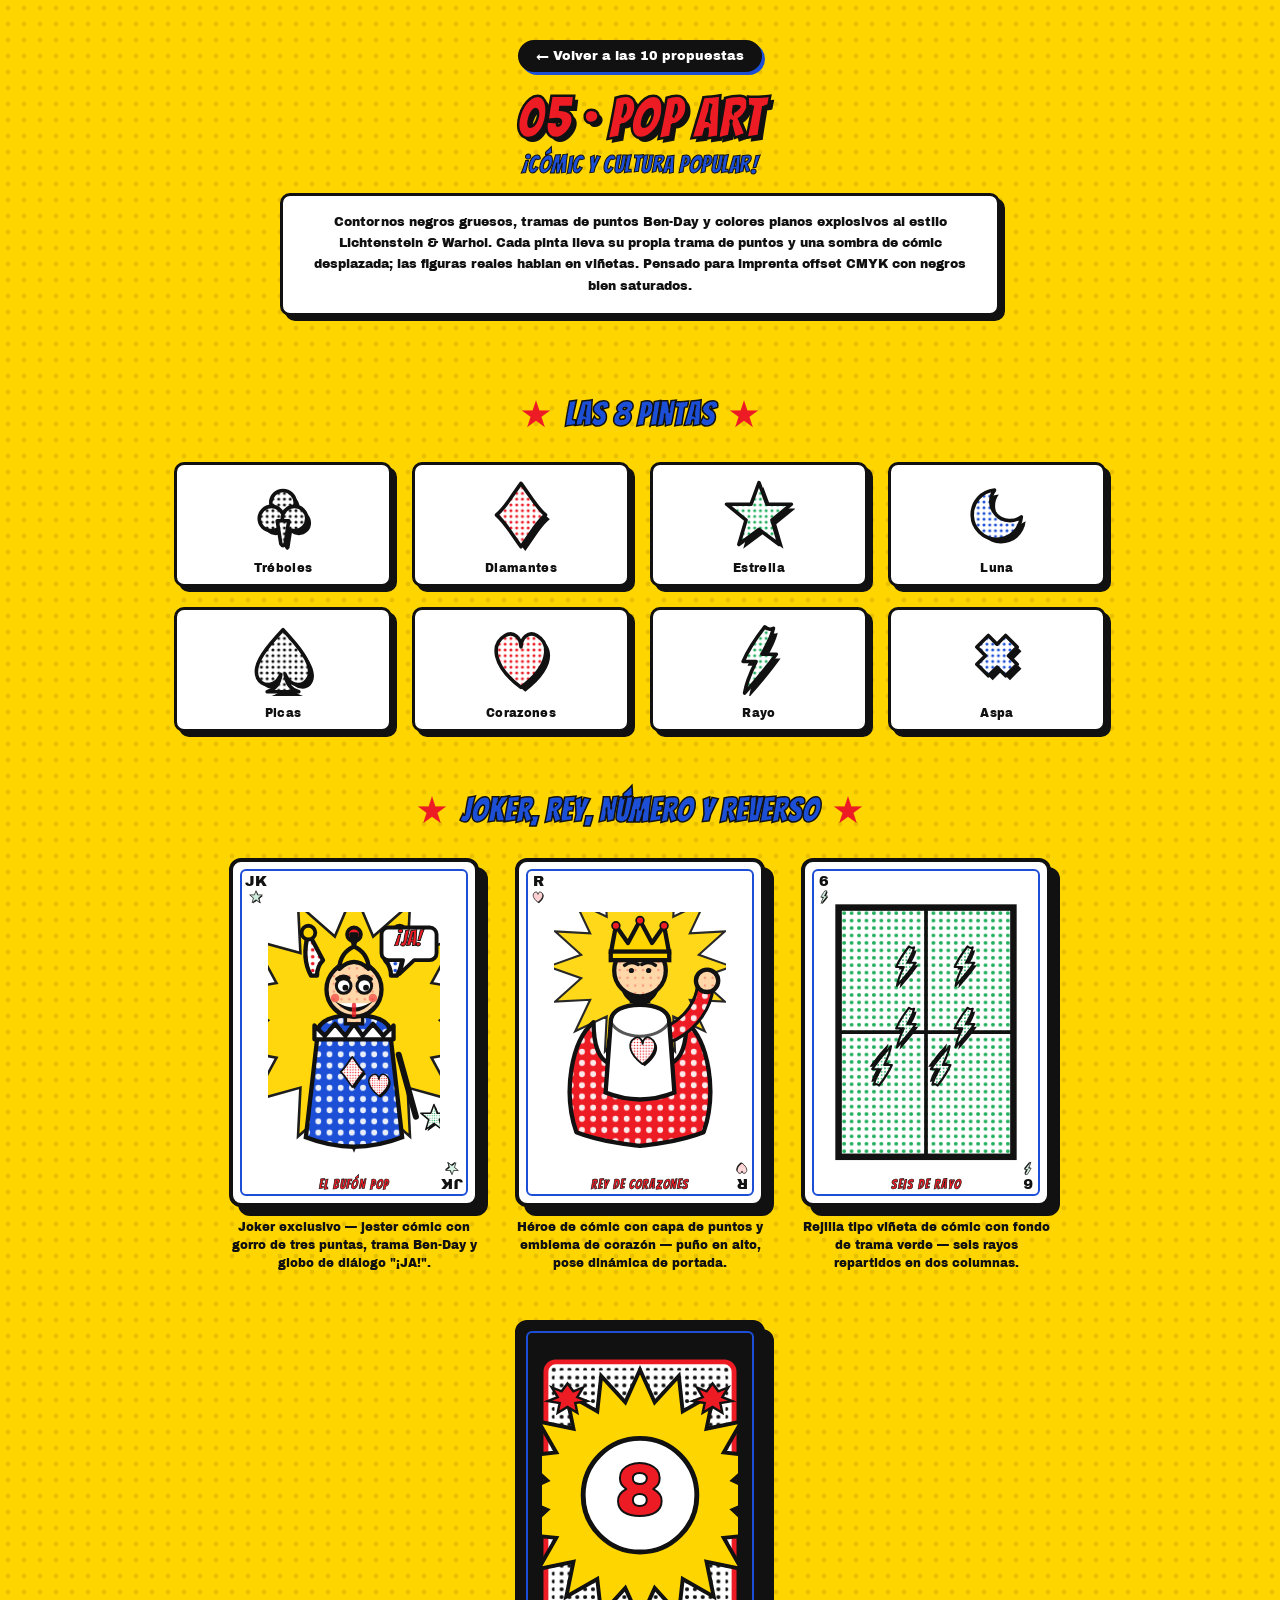
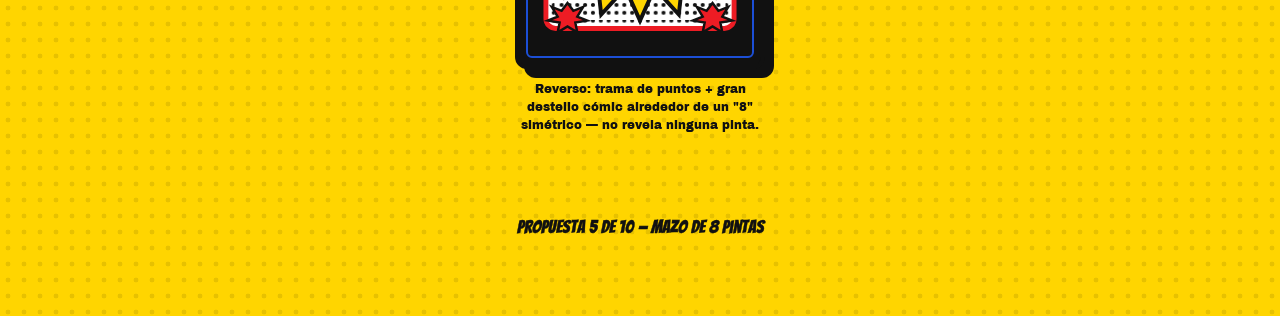
<file: styles/05-pop-art/index.html>
<!doctype html>
<html lang="es">
<head>
<meta charset="utf-8">
<meta name="viewport" content="width=device-width, initial-scale=1">
<title>Propuesta 05 · Pop Art — Mazo de 8 Pintas</title>
<link rel="preconnect" href="https://fonts.googleapis.com">
<link rel="preconnect" href="https://fonts.gstatic.com" crossorigin>
<link href="https://fonts.googleapis.com/css2?family=Archivo+Black&family=Bangers&display=swap" rel="stylesheet">
<style>
  :root{
    --paper:#fff8e8;
    --ink:#111111;
    --red:#ed1c24;
    --yellow:#ffd500;
    --blue:#1c4fd6;
    --green:#1fae5b;
    --white:#ffffff;
  }
  *{box-sizing:border-box;}
  body{
    margin:0;
    background:
      radial-gradient(circle, #00000018 2.4px, transparent 2.6px) 0 0/16px 16px,
      var(--yellow);
    font-family:'Archivo Black', sans-serif;
    color:var(--ink);
    padding-bottom:80px;
  }
  header{
    max-width:1100px;
    margin:0 auto;
    padding:40px 24px 20px;
    text-align:center;
  }
  .back-link{
    display:inline-block;
    margin-bottom:18px;
    font-family:'Archivo Black', sans-serif;
    font-size:.8rem;
    color:var(--white);
    text-decoration:none;
    background:var(--ink);
    padding:7px 16px;
    border-radius:20px;
    border:2.5px solid var(--ink);
    box-shadow:3px 3px 0 var(--blue);
  }
  h1{
    font-family:'Bangers', cursive;
    font-size:3.4rem;
    letter-spacing:.03em;
    margin:0 0 4px;
    color:var(--red);
    -webkit-text-stroke:2.5px var(--ink);
    text-shadow:4px 4px 0 var(--ink);
  }
  .tagline{
    font-family:'Bangers', cursive;
    color:var(--blue);
    -webkit-text-stroke:1px var(--ink);
    font-size:1.5rem;
    margin:4px 0 16px;
    letter-spacing:.02em;
  }
  .desc{
    max-width:720px;
    margin:0 auto;
    line-height:1.7;
    font-size:.78rem;
    font-family:'Archivo Black', sans-serif;
    background:var(--white);
    border:3px solid var(--ink);
    border-radius:10px;
    padding:16px 20px;
    box-shadow:5px 5px 0 var(--ink);
  }
  h2.section-title{
    text-align:center;
    font-family:'Bangers', cursive;
    font-size:2rem;
    color:var(--blue);
    -webkit-text-stroke:1.5px var(--ink);
    margin:60px 0 28px;
    letter-spacing:.03em;
  }
  h2.section-title:before, h2.section-title:after{
    content:"★";
    color:var(--red);
    -webkit-text-stroke:0;
    margin:0 14px;
  }

  /* ---- Suit grid ---- */
  .suit-grid{
    max-width:980px;
    margin:0 auto;
    display:grid;
    grid-template-columns:repeat(4, 1fr);
    gap:20px;
    padding:0 24px;
  }
  .suit-card{
    background:var(--white);
    border:3px solid var(--ink);
    border-radius:10px;
    padding:14px 10px 10px;
    text-align:center;
    box-shadow:5px 5px 0 var(--ink);
  }
  .suit-card svg{width:72px;height:72px;}
  .suit-name{
    display:block;
    margin-top:8px;
    font-size:.72rem;
    letter-spacing:.03em;
    color:var(--ink);
    font-family:'Archivo Black', sans-serif;
  }

  /* ---- Cards section ---- */
  .cards-row{
    max-width:1100px;
    margin:0 auto;
    display:flex;
    flex-wrap:wrap;
    justify-content:center;
    gap:36px;
    padding:0 24px;
  }
  .playing-card{
    width:250px;
    aspect-ratio:63/88;
    background:var(--white);
    border:4px solid var(--ink);
    border-radius:12px;
    position:relative;
    box-shadow:9px 9px 0 var(--ink);
    overflow:hidden;
  }
  .playing-card:before{
    content:"";
    position:absolute;
    inset:7px;
    border:2.5px solid var(--blue);
    border-radius:6px;
    pointer-events:none;
  }
  .corner{
    position:absolute;
    font-family:'Archivo Black', sans-serif;
    font-weight:400;
    font-size:.9rem;
    text-align:center;
    line-height:1;
    color:var(--ink);
    z-index:2;
  }
  .corner svg{width:16px;height:16px;display:block;margin:2px auto 0;}
  .corner.tl{top:12px;left:12px;}
  .corner.br{bottom:12px;right:12px;transform:rotate(180deg);}
  .card-figure{
    position:absolute;
    inset:0;
    display:flex;
    align-items:center;
    justify-content:center;
  }
  .card-label{
    position:absolute;
    bottom:12px;
    left:0;right:0;
    text-align:center;
    font-family:'Bangers', cursive;
    font-size:.82rem;
    letter-spacing:.08em;
    color:var(--red);
    -webkit-text-stroke:.6px var(--ink);
    z-index:2;
  }
  .card-caption{
    text-align:center;
    margin-top:12px;
    font-size:.74rem;
    line-height:1.5;
    color:var(--ink);
    font-family:'Archivo Black', sans-serif;
    max-width:250px;
  }
  .card-block{display:flex;flex-direction:column;align-items:center;}

  footer{
    text-align:center;
    margin-top:70px;
    font-family:'Bangers', cursive;
    font-size:1.1rem;
    color:var(--ink);
    -webkit-text-stroke:.4px var(--ink);
  }
</style>
</head>
<body>

<header>
  <a class="back-link" href="../../index.html">&larr; Volver a las 10 propuestas</a>
  <h1>05 · POP ART</h1>
  <p class="tagline">¡Cómic y cultura popular!</p>
  <p class="desc">Contornos negros gruesos, tramas de puntos Ben-Day y colores planos explosivos al estilo Lichtenstein &amp; Warhol. Cada pinta lleva su propia trama de puntos y una sombra de cómic desplazada; las figuras reales hablan en viñetas. Pensado para imprenta offset CMYK con negros bien saturados.</p>
</header>

<h2 class="section-title">Las 8 pintas</h2>
<div class="suit-grid">

  <div class="suit-card">
    <svg viewBox="0 0 100 100"><use href="#pop-club"/></svg>
    <span class="suit-name">Tréboles</span>
  </div>
  <div class="suit-card">
    <svg viewBox="0 0 100 100"><use href="#pop-diamond"/></svg>
    <span class="suit-name">Diamantes</span>
  </div>
  <div class="suit-card">
    <svg viewBox="0 0 100 100"><use href="#pop-star"/></svg>
    <span class="suit-name">Estrella</span>
  </div>
  <div class="suit-card">
    <svg viewBox="0 0 100 100"><use href="#pop-moon"/></svg>
    <span class="suit-name">Luna</span>
  </div>
  <div class="suit-card">
    <svg viewBox="0 0 100 100"><use href="#pop-spade"/></svg>
    <span class="suit-name">Picas</span>
  </div>
  <div class="suit-card">
    <svg viewBox="0 0 100 100"><use href="#pop-heart"/></svg>
    <span class="suit-name">Corazones</span>
  </div>
  <div class="suit-card">
    <svg viewBox="0 0 100 100"><use href="#pop-bolt"/></svg>
    <span class="suit-name">Rayo</span>
  </div>
  <div class="suit-card">
    <svg viewBox="0 0 100 100"><use href="#pop-cross"/></svg>
    <span class="suit-name">Aspa</span>
  </div>

</div>

<!-- shared suit symbol defs -->
<svg width="0" height="0" style="position:absolute">
<defs>

  <!-- Ben-Day halftone dot patterns, one bright flat color per suit family -->
  <pattern id="dots-black" width="8" height="8" patternUnits="userSpaceOnUse">
    <rect width="8" height="8" fill="#fff"/>
    <circle cx="4" cy="4" r="2.1" fill="#111111"/>
  </pattern>
  <pattern id="dots-red" width="8" height="8" patternUnits="userSpaceOnUse">
    <rect width="8" height="8" fill="#fff"/>
    <circle cx="4" cy="4" r="2.1" fill="#ed1c24"/>
  </pattern>
  <pattern id="dots-green" width="8" height="8" patternUnits="userSpaceOnUse">
    <rect width="8" height="8" fill="#fff"/>
    <circle cx="4" cy="4" r="2.1" fill="#1fae5b"/>
  </pattern>
  <pattern id="dots-blue" width="8" height="8" patternUnits="userSpaceOnUse">
    <rect width="8" height="8" fill="#fff"/>
    <circle cx="4" cy="4" r="2.1" fill="#1c4fd6"/>
  </pattern>
  <pattern id="dots-blue-sm" width="2.1" height="2.1" patternUnits="userSpaceOnUse">
    <rect width="2.1" height="2.1" fill="#fff"/>
    <circle cx="1.05" cy="1.05" r="0.55" fill="#1c4fd6"/>
  </pattern>

  <!-- bigger two-tone dot fills for costume / cape / background areas -->
  <pattern id="dots-red-lg" width="13" height="13" patternUnits="userSpaceOnUse">
    <rect width="13" height="13" fill="#ed1c24"/>
    <circle cx="6.5" cy="6.5" r="3.4" fill="#ffffff" opacity=".9"/>
  </pattern>
  <pattern id="dots-blue-lg" width="13" height="13" patternUnits="userSpaceOnUse">
    <rect width="13" height="13" fill="#1c4fd6"/>
    <circle cx="6.5" cy="6.5" r="3.4" fill="#ffffff" opacity=".9"/>
  </pattern>
  <pattern id="dots-yellow-lg" width="13" height="13" patternUnits="userSpaceOnUse">
    <rect width="13" height="13" fill="#ffd500"/>
    <circle cx="6.5" cy="6.5" r="3.4" fill="#ffffff" opacity=".55"/>
  </pattern>
  <pattern id="dots-green-lg" width="13" height="13" patternUnits="userSpaceOnUse">
    <rect width="13" height="13" fill="#1fae5b"/>
    <circle cx="6.5" cy="6.5" r="3.4" fill="#ffffff" opacity=".85"/>
  </pattern>
  <pattern id="dots-skin" width="9" height="9" patternUnits="userSpaceOnUse">
    <rect width="9" height="9" fill="#ffd7a8"/>
    <circle cx="4.5" cy="4.5" r="1.5" fill="#ed1c24" opacity=".32"/>
  </pattern>

  <!-- ===================== SUIT PIPS ===================== -->
  <!-- each pip: solid black silhouette offset behind (comic drop-shadow),
       then the real shape filled with its family's halftone dots + thick black outline -->

  <g id="pop-club">
    <g transform="translate(6,6)" fill="#111">
      <circle cx="50" cy="33" r="17"/><circle cx="34" cy="55" r="17"/><circle cx="66" cy="55" r="17"/>
      <path d="M42,58 L58,58 L53,90 Q50,95 47,90 Z"/>
    </g>
    <g fill="url(#dots-black)" stroke="#111" stroke-width="5" stroke-linejoin="round">
      <circle cx="50" cy="33" r="17"/><circle cx="34" cy="55" r="17"/><circle cx="66" cy="55" r="17"/>
      <path d="M42,58 L58,58 L53,90 Q50,95 47,90 Z"/>
    </g>
  </g>

  <g id="pop-diamond">
    <path d="M50,6 C34,28 28,40 16,50 C28,60 34,72 50,94 C66,72 72,60 84,50 C72,40 66,28 50,6 Z"
          transform="translate(6,6)" fill="#111"/>
    <path d="M50,6 C34,28 28,40 16,50 C28,60 34,72 50,94 C66,72 72,60 84,50 C72,40 66,28 50,6 Z"
          fill="url(#dots-red)" stroke="#111" stroke-width="5" stroke-linejoin="round"/>
  </g>

  <g id="pop-star">
    <path d="M50,5 L61,35 L95,35 L68,57 L78,91 L50,70 L22,91 L32,57 L5,35 L39,35 Z"
          transform="translate(6,6)" fill="#111"/>
    <path d="M50,5 L61,35 L95,35 L68,57 L78,91 L50,70 L22,91 L32,57 L5,35 L39,35 Z"
          fill="url(#dots-green)" stroke="#111" stroke-width="5" stroke-linejoin="round"/>
  </g>

  <g id="pop-moon">
    <path d="M21,12.79 A9,9 0 1,1 11.21,3 A7,7 0 0,0 21,12.79 Z"
          transform="translate(10,10) scale(3.8)" fill="#111"/>
    <path d="M21,12.79 A9,9 0 1,1 11.21,3 A7,7 0 0,0 21,12.79 Z"
          transform="translate(4,4) scale(3.8)" fill="url(#dots-blue-sm)" stroke="#111" stroke-width="1.3" stroke-linejoin="round"/>
  </g>

  <g id="pop-spade">
    <path d="M50,8 C24,36 13,52 13,66 C13,80 25,88 37,82 C41,80 45,75 47,70
             C45,84 39,91 28,94 L72,94 C61,91 55,84 53,70
             C55,75 59,80 63,82 C75,88 87,80 87,66 C87,52 76,36 50,8 Z"
          transform="translate(6,6)" fill="#111"/>
    <path d="M50,8 C24,36 13,52 13,66 C13,80 25,88 37,82 C41,80 45,75 47,70
             C45,84 39,91 28,94 L72,94 C61,91 55,84 53,70
             C55,75 59,80 63,82 C75,88 87,80 87,66 C87,52 76,36 50,8 Z"
          fill="url(#dots-black)" stroke="#111" stroke-width="5" stroke-linejoin="round"/>
  </g>

  <g id="pop-heart">
    <path d="M50,88 C10,58 8,28 28,16 C40,9 50,20 50,32 C50,20 60,9 72,16 C92,28 90,58 50,88 Z"
          transform="translate(6,6)" fill="#111"/>
    <path d="M50,88 C10,58 8,28 28,16 C40,9 50,20 50,32 C50,20 60,9 72,16 C92,28 90,58 50,88 Z"
          fill="url(#dots-red)" stroke="#111" stroke-width="5" stroke-linejoin="round"/>
  </g>

  <g id="pop-bolt">
    <path d="M58,4 C44,22 34,38 28,52 C34,52 40,52 46,52 C38,68 32,82 30,96
             C50,74 64,56 74,42 C66,42 60,42 54,42 C62,28 68,16 70,6
             C66,8 62,8 58,4 Z"
          transform="translate(6,6)" fill="#111"/>
    <path d="M58,4 C44,22 34,38 28,52 C34,52 40,52 46,52 C38,68 32,82 30,96
             C50,74 64,56 74,42 C66,42 60,42 54,42 C62,28 68,16 70,6
             C66,8 62,8 58,4 Z"
          fill="url(#dots-green)" stroke="#111" stroke-width="5" stroke-linejoin="round"/>
  </g>

  <g id="pop-cross">
    <path d="M22,32 L38,16 L50,28 L62,16 L78,32 L66,44 L78,56 L62,72 L50,60 L38,72 L22,56 L34,44 Z"
          transform="translate(6,6)" fill="#111"/>
    <path d="M22,32 L38,16 L50,28 L62,16 L78,32 L66,44 L78,56 L62,72 L50,60 L38,72 L22,56 L34,44 Z"
          fill="url(#dots-blue)" stroke="#111" stroke-width="5" stroke-linejoin="round"/>
  </g>

  <!-- reusable 14-spike starburst (Joker) -->
  <polygon id="burst-joker" points="100,-40 122.3,12.5 165.1,-25.1 162.3,31.8 217.3,16.5 190.1,66.6 246.2,76.6 200,110 246.2,143.4 190.1,153.4 217.3,203.5 162.3,188.2 165.1,245.1 122.3,207.5 100,260 77.7,207.5 34.9,245.1 37.7,188.2 -17.3,203.5 9.9,153.4 -46.2,143.4 0,110 -46.2,76.6 9.9,66.6 -17.3,16.5 37.7,31.8 34.9,-25.1 77.7,12.5"/>

  <!-- reusable 16-spike starburst (King) -->
  <polygon id="burst-king" points="100,-60 116.6,-13.4 149.7,-50.1 147.2,-0.7 191.9,-21.9 170.7,22.8 220.1,20.3 183.4,53.4 230,70 183.4,86.6 220.1,119.7 170.7,117.2 191.9,161.9 147.2,140.7 149.7,190.1 116.6,153.4 100,200 83.4,153.4 50.3,190.1 52.8,140.7 8.1,161.9 29.3,117.2 -20.1,119.7 16.6,86.6 -30,70 16.6,53.4 -20.1,20.3 29.3,22.8 8.1,-21.9 52.8,-0.7 50.3,-50.1 83.4,-13.4"/>

  <!-- reusable 20-spike starburst (Back) -->
  <polygon id="burst-back" points="100,12 115,45.2 139.6,18.3 143.6,54.5 175.2,36.4 167.9,72.1 203.6,64.8 185.5,96.4 221.7,100.4 194.8,125 228,140 194.8,155 221.7,179.6 185.5,183.6 203.6,215.2 167.9,207.9 175.2,243.6 143.6,225.5 139.6,261.7 115,234.8 100,268 85,234.8 60.4,261.7 56.4,225.5 24.8,243.6 32.1,207.9 -3.6,215.2 14.5,183.6 -21.7,179.6 5.2,155 -28,140 5.2,125 -21.7,100.4 14.5,96.4 -3.6,64.8 32.1,72.1 24.8,36.4 56.4,54.5 60.4,18.3 85,45.2"/>

</defs>
</svg>

<h2 class="section-title">Joker, Rey, Número y Reverso</h2>
<div class="cards-row">

  <!-- JOKER -->
  <div class="card-block">
    <div class="playing-card">
      <div class="corner tl">JK<br><svg viewBox="0 0 100 100" style="width:14px;height:14px"><use href="#pop-star"/></svg></div>
      <div class="corner br">JK<br><svg viewBox="0 0 100 100" style="width:14px;height:14px"><use href="#pop-star"/></svg></div>
      <div class="card-figure">
        <svg viewBox="0 0 200 280" width="172">
          <g transform="translate(0,16)">
          <!-- starburst backdrop -->
          <use href="#burst-joker" fill="var(--yellow)" stroke="#111" stroke-width="3" opacity=".95"/>

          <!-- scepter -->
          <path d="M152,150 L172,222" stroke="#111" stroke-width="7" stroke-linecap="round"/>
          <g transform="translate(176,206) scale(.34)"><use href="#pop-star"/></g>

          <!-- harlequin torso -->
          <path d="M58,124 C58,110 76,104 100,104 C124,104 142,110 142,124
                   L156,246 Q100,268 44,246 Z"
                fill="url(#dots-blue-lg)" stroke="#111" stroke-width="5"/>
          <!-- diamond motif badges on chest -->
          <g transform="translate(78,150) scale(.4)"><use href="#pop-diamond"/></g>
          <g transform="translate(112,168) scale(.34)"><use href="#pop-heart"/></g>

          <!-- ruffled collar -->
          <path d="M54,116 L66,128 L78,114 L90,128 L100,114 L110,128 L122,114 L134,128 L146,116
                   L146,132 L54,132 Z"
                fill="var(--white)" stroke="#111" stroke-width="5" stroke-linejoin="round"/>

          <!-- neck + head -->
          <rect x="90" y="96" width="20" height="18" fill="url(#dots-skin)" stroke="#111" stroke-width="4"/>
          <circle cx="100" cy="74" r="32" fill="url(#dots-skin)" stroke="#111" stroke-width="5"/>

          <!-- jester cap, 3 wide triangular points with bells -->
          <path d="M57,58 C57,50 60,44 64,40 L47,8 C42,26 42,44 50,58 Z" fill="url(#dots-red)" stroke="#111" stroke-width="5" stroke-linejoin="round"/>
          <circle cx="47" cy="8" r="8" fill="var(--yellow)" stroke="#111" stroke-width="4.5"/>
          <path d="M83,50 C83,38 90,28 100,24 C110,28 117,38 117,50 C110,44 105,42 100,42 C95,42 90,44 83,50 Z" fill="var(--yellow)" stroke="#111" stroke-width="5" stroke-linejoin="round"/>
          <circle cx="100" cy="10" r="8" fill="var(--red)" stroke="#111" stroke-width="4.5"/>
          <path d="M100,24 L97,10 L103,10 Z" fill="var(--yellow)" stroke="#111" stroke-width="5" stroke-linejoin="round"/>
          <path d="M143,58 C143,50 140,44 136,40 L153,8 C158,26 158,44 150,58 Z" fill="url(#dots-blue)" stroke="#111" stroke-width="5" stroke-linejoin="round"/>
          <circle cx="153" cy="8" r="8" fill="var(--yellow)" stroke="#111" stroke-width="4.5"/>

          <!-- eyebrows -->
          <path d="M80,62 Q87,56 94,61" stroke="#111" stroke-width="4" fill="none" stroke-linecap="round"/>
          <path d="M106,61 Q113,56 120,62" stroke="#111" stroke-width="4" fill="none" stroke-linecap="round"/>
          <!-- eyes -->
          <circle cx="88" cy="70" r="8.5" fill="var(--white)" stroke="#111" stroke-width="3.5"/>
          <circle cx="112" cy="70" r="8.5" fill="var(--white)" stroke="#111" stroke-width="3.5"/>
          <circle cx="90" cy="72" r="3.4" fill="#111"/>
          <circle cx="114" cy="72" r="3.4" fill="#111"/>
          <!-- blush -->
          <circle cx="78" cy="84" r="5" fill="var(--red)" opacity=".55"/>
          <circle cx="122" cy="84" r="5" fill="var(--red)" opacity=".55"/>
          <!-- big laughing mouth -->
          <path d="M78,88 Q100,112 122,88 Q100,100 78,88 Z" fill="#111"/>
          <path d="M83,90 Q100,100 117,90" fill="var(--white)" stroke="none"/>
          <path d="M100,92 Q100,100 100,104" stroke="var(--red)" stroke-width="5" fill="none" stroke-linecap="round" opacity=".8"/>

          <!-- speech bubble -->
          <path d="M140,2 h48 a8,8 0 0 1 8,8 v22 a8,8 0 0 1 -8,8 h-18 l-17,16 l4,-16 h-17 a8,8 0 0 1 -8,-8 v-22 a8,8 0 0 1 8,-8 Z"
                fill="var(--white)" stroke="#111" stroke-width="4.5" stroke-linejoin="round"/>
          <text x="164" y="24" text-anchor="middle" font-family="Bangers" font-size="24" fill="var(--red)" stroke="#111" stroke-width="1">¡JA!</text>
          </g>
        </svg>
      </div>
      <div class="card-label">EL BUFÓN POP</div>
    </div>
    <p class="card-caption">Joker exclusivo — jester cómic con gorro de tres puntas, trama Ben-Day y globo de diálogo "¡JA!".</p>
  </div>

  <!-- KING -->
  <div class="card-block">
    <div class="playing-card">
      <div class="corner tl">R<br><svg viewBox="0 0 100 100" style="width:14px;height:14px"><use href="#pop-heart"/></svg></div>
      <div class="corner br">R<br><svg viewBox="0 0 100 100" style="width:14px;height:14px"><use href="#pop-heart"/></svg></div>
      <div class="card-figure">
        <svg viewBox="0 0 200 280" width="172">
          <!-- action starburst behind shoulder -->
          <use href="#burst-king" fill="var(--yellow)" stroke="#111" stroke-width="3" opacity=".9" transform="translate(18,6) scale(.82)"/>

          <!-- cape, dynamic flare -->
          <path d="M46,128 C20,150 10,210 26,256 C56,268 100,272 100,272
                   C100,272 144,268 174,256 C190,210 180,150 154,128
                   C154,148 150,170 136,176 C140,150 132,130 118,122
                   C118,146 112,166 100,170 C88,166 82,146 82,122
                   C68,130 60,150 64,176 C50,170 46,148 46,128 Z"
                fill="url(#dots-red-lg)" stroke="#111" stroke-width="5" stroke-linejoin="round"/>

          <!-- raised arm with fist -->
          <path d="M138,140 C160,128 174,108 176,86" fill="none" stroke="#111" stroke-width="22" stroke-linecap="round"/>
          <path d="M138,140 C160,128 174,108 176,86" fill="none" stroke="url(#dots-red-lg)" stroke-width="15" stroke-linecap="round"/>
          <circle cx="178" cy="80" r="13" fill="url(#dots-skin)" stroke="#111" stroke-width="5"/>

          <!-- tunic with heart emblem -->
          <path d="M66,128 C66,114 82,108 100,108 C118,108 134,114 134,128
                   L140,210 Q100,226 60,210 Z" fill="var(--white)" stroke="#111" stroke-width="5"/>
          <g transform="translate(82,140) scale(.42)"><use href="#pop-heart"/></g>
          <path d="M66,128 C78,150 122,150 134,128" fill="none" stroke="#111" stroke-width="3.5" opacity=".7"/>

          <!-- neck + head -->
          <rect x="90" y="88" width="20" height="16" fill="url(#dots-skin)" stroke="#111" stroke-width="4"/>
          <circle cx="100" cy="68" r="30" fill="url(#dots-skin)" stroke="#111" stroke-width="5"/>

          <!-- crown -->
          <path d="M66,48 L72,16 L86,36 L100,10 L114,36 L128,16 L134,48 Z"
                fill="var(--yellow)" stroke="#111" stroke-width="5" stroke-linejoin="round"/>
          <circle cx="72" cy="16" r="4.5" fill="var(--red)" stroke="#111" stroke-width="2"/>
          <circle cx="100" cy="10" r="4.5" fill="var(--red)" stroke="#111" stroke-width="2"/>
          <circle cx="128" cy="16" r="4.5" fill="var(--red)" stroke="#111" stroke-width="2"/>
          <rect x="66" y="46" width="68" height="10" fill="var(--yellow)" stroke="#111" stroke-width="5"/>

          <!-- eyebrows / eyes -->
          <path d="M82,62 Q90,56 98,61" stroke="#111" stroke-width="4" fill="none" stroke-linecap="round"/>
          <path d="M102,61 Q110,56 118,62" stroke="#111" stroke-width="4" fill="none" stroke-linecap="round"/>
          <circle cx="90" cy="68" r="3" fill="#111"/>
          <circle cx="110" cy="68" r="3" fill="#111"/>

          <!-- triangular hero beard -->
          <path d="M76,78 C76,96 88,108 100,108 C112,108 124,96 124,78
                   C124,92 112,100 100,100 C88,100 76,92 76,78 Z" fill="#111"/>
        </svg>
      </div>
      <div class="card-label">REY DE CORAZONES</div>
    </div>
    <p class="card-caption">Héroe de cómic con capa de puntos y emblema de corazón — puño en alto, pose dinámica de portada.</p>
  </div>

  <!-- NUMBER CARD -->
  <div class="card-block">
    <div class="playing-card">
      <div class="corner tl">6<br><svg viewBox="0 0 100 100" style="width:14px;height:14px"><use href="#pop-bolt"/></svg></div>
      <div class="corner br">6<br><svg viewBox="0 0 100 100" style="width:14px;height:14px"><use href="#pop-bolt"/></svg></div>
      <div class="card-figure">
        <svg viewBox="0 0 200 280" width="186">
          <rect x="6" y="6" width="188" height="268" fill="url(#dots-green)"/>
          <!-- comic panel gutters -->
          <line x1="6" y1="140" x2="194" y2="140" stroke="#111" stroke-width="4"/>
          <line x1="100" y1="6" x2="100" y2="274" stroke="#111" stroke-width="4"/>
          <rect x="6" y="6" width="188" height="268" fill="none" stroke="#111" stroke-width="7"/>

          <g transform="translate(55,46) scale(.46)"><use href="#pop-bolt"/></g>
          <g transform="translate(118,46) scale(.46)"><use href="#pop-bolt"/></g>
          <g transform="translate(55,112) scale(.46)"><use href="#pop-bolt"/></g>
          <g transform="translate(118,112) scale(.46)"><use href="#pop-bolt"/></g>
          <g transform="translate(55,178) scale(.46) rotate(180 23 23)"><use href="#pop-bolt"/></g>
          <g transform="translate(118,178) scale(.46) rotate(180 23 23)"><use href="#pop-bolt"/></g>
        </svg>
      </div>
      <div class="card-label">SEIS DE RAYO</div>
    </div>
    <p class="card-caption">Rejilla tipo viñeta de cómic con fondo de trama verde — seis rayos repartidos en dos columnas.</p>
  </div>

  <!-- BACK -->
  <div class="card-block">
    <div class="playing-card" style="background:var(--ink);">
      <div class="card-figure">
        <svg viewBox="0 0 200 280" width="196">
          <rect x="4" y="4" width="192" height="272" rx="10" fill="url(#dots-black)"/>
          <rect x="4" y="4" width="192" height="272" rx="10" fill="none" stroke="var(--red)" stroke-width="5"/>
          <rect x="14" y="14" width="172" height="252" rx="6" fill="none" stroke="var(--white)" stroke-width="2.5"/>

          <use href="#burst-back" fill="var(--yellow)" stroke="#111" stroke-width="4"/>
          <circle cx="100" cy="140" r="58" fill="var(--white)" stroke="#111" stroke-width="5"/>
          <text x="100" y="160" text-anchor="middle" font-family="Archivo Black" font-size="76" fill="var(--red)" stroke="#111" stroke-width="2">8</text>

          <!-- symmetric corner mini-bursts -->
          <g fill="var(--red)" stroke="#111" stroke-width="2.5">
            <polygon points="26,26 32,34 42,30 36,40 46,44 34,46 36,56 26,50 16,56 18,46 6,44 16,40 10,30 20,34" transform="translate(0,0)"/>
            <polygon points="26,26 32,34 42,30 36,40 46,44 34,46 36,56 26,50 16,56 18,46 6,44 16,40 10,30 20,34" transform="translate(148,0)"/>
            <polygon points="26,26 32,34 42,30 36,40 46,44 34,46 36,56 26,50 16,56 18,46 6,44 16,40 10,30 20,34" transform="translate(0,224)"/>
            <polygon points="26,26 32,34 42,30 36,40 46,44 34,46 36,56 26,50 16,56 18,46 6,44 16,40 10,30 20,34" transform="translate(148,224)"/>
          </g>
        </svg>
      </div>
    </div>
    <p class="card-caption">Reverso: trama de puntos + gran destello cómic alrededor de un "8" simétrico — no revela ninguna pinta.</p>
  </div>

</div>

<footer>Propuesta 5 de 10 — Mazo de 8 Pintas</footer>
</body>
</html>
</file>
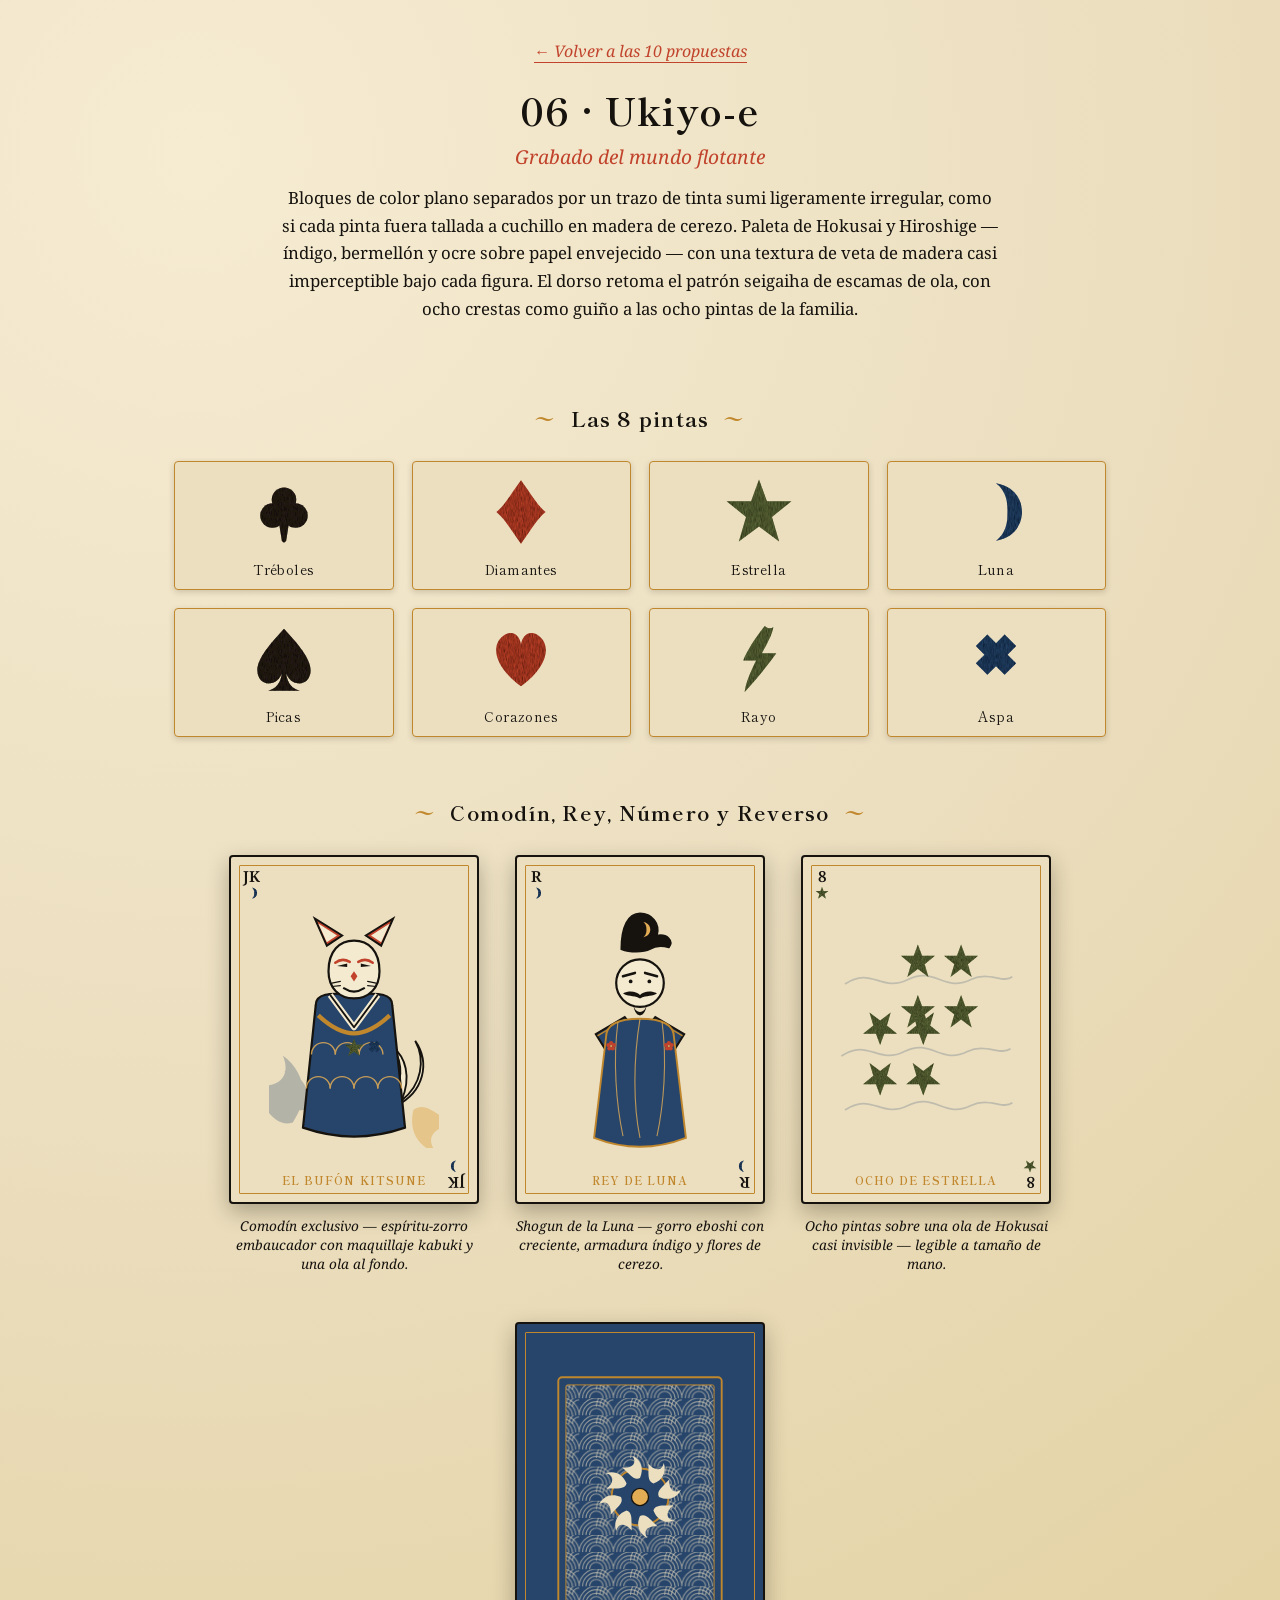
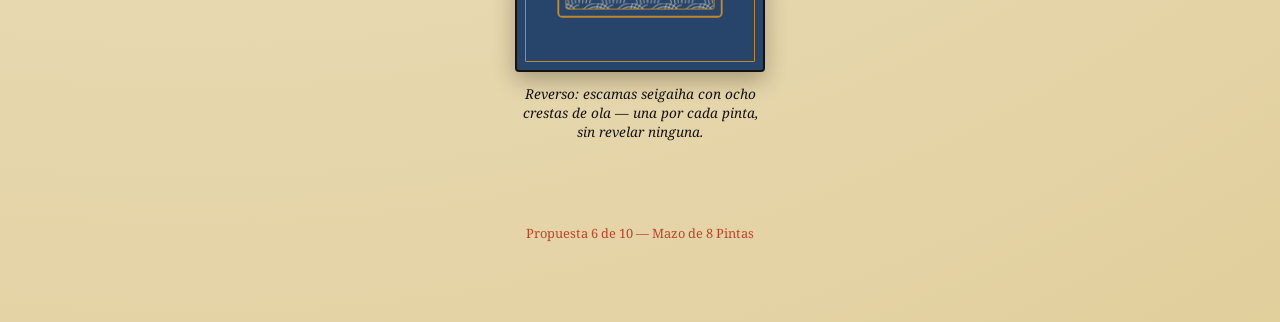
<file: styles/06-ukiyo-e/index.html>
<!doctype html>
<html lang="es">
<head>
<meta charset="utf-8">
<meta name="viewport" content="width=device-width, initial-scale=1">
<title>Propuesta 06 · Ukiyo-e — Mazo de 8 Pintas</title>
<link rel="preconnect" href="https://fonts.googleapis.com">
<link rel="preconnect" href="https://fonts.gstatic.com" crossorigin>
<link href="https://fonts.googleapis.com/css2?family=Shippori+Mincho:wght@400;700&family=Noto+Serif:ital,wght@0,400;0,600;1,400&display=swap" rel="stylesheet">
<style>
  :root{
    --cream:#ecdfc0;
    --cream-dark:#e1cf9c;
    --ink:#16130f;
    --gold:#c1872c;
    --gold-light:#e2ac55;
    --black:#2a241d;
    --red:#c1432c;
    --green:#5f6b3a;
    --blue:#27456b;
  }
  *{box-sizing:border-box;}
  body{
    margin:0;
    background:
      radial-gradient(circle at 15% 8%, #f6ecd2 0%, var(--cream) 45%, var(--cream-dark) 100%);
    font-family:'Noto Serif', serif;
    color:var(--ink);
    padding-bottom:80px;
  }
  header{
    max-width:1100px;
    margin:0 auto;
    padding:40px 24px 20px;
    text-align:center;
  }
  .back-link{
    display:inline-block;
    margin-bottom:18px;
    font-family:'Noto Serif',serif;
    font-style:italic;
    color:var(--red);
    text-decoration:none;
    border-bottom:1px solid var(--red);
  }
  h1{
    font-family:'Shippori Mincho', serif;
    font-weight:700;
    font-size:2.4rem;
    margin:0 0 6px;
    color:var(--ink);
    letter-spacing:.02em;
  }
  .tagline{
    font-style:italic;
    color:var(--red);
    font-size:1.2rem;
    margin:0 0 14px;
  }
  .desc{
    max-width:720px;
    margin:0 auto;
    line-height:1.65;
    font-size:1.05rem;
  }
  h2.section-title{
    text-align:center;
    font-family:'Shippori Mincho', serif;
    font-weight:700;
    font-size:1.3rem;
    margin:60px 0 28px;
    letter-spacing:.06em;
  }
  h2.section-title:before, h2.section-title:after{
    content:"〜";
    color:var(--gold);
    margin:0 14px;
  }

  /* ---- Suit grid ---- */
  .suit-grid{
    max-width:980px;
    margin:0 auto;
    display:grid;
    grid-template-columns:repeat(4, 1fr);
    gap:18px;
    padding:0 24px;
  }
  .suit-card{
    background:var(--cream);
    border:1px solid var(--gold);
    border-radius:4px;
    padding:14px 10px 10px;
    text-align:center;
    box-shadow:0 2px 6px rgba(40,25,10,.18);
  }
  .suit-card svg{width:72px;height:72px;}
  .suit-name{
    display:block;
    margin-top:6px;
    font-size:.85rem;
    letter-spacing:.03em;
    color:var(--ink);
    font-family:'Shippori Mincho', serif;
  }

  /* ---- Cards section ---- */
  .cards-row{
    max-width:1100px;
    margin:0 auto;
    display:flex;
    flex-wrap:wrap;
    justify-content:center;
    gap:36px;
    padding:0 24px;
  }
  .playing-card{
    width:250px;
    aspect-ratio:63/88;
    background:var(--cream);
    border:2.5px solid var(--ink);
    border-radius:4px;
    position:relative;
    box-shadow:0 8px 22px rgba(20,15,5,.3);
    overflow:hidden;
  }
  .playing-card:before{
    content:"";
    position:absolute;
    inset:8px;
    border:1px solid var(--gold);
    border-radius:1px;
    pointer-events:none;
  }
  .corner{
    position:absolute;
    font-family:'Noto Serif',serif;
    font-weight:600;
    font-size:.95rem;
    text-align:center;
    line-height:1;
    color:var(--ink);
  }
  .corner svg{width:16px;height:16px;display:block;margin:2px auto 0;}
  .corner.tl{top:12px;left:12px;}
  .corner.br{bottom:12px;right:12px;transform:rotate(180deg);}
  .card-figure{
    position:absolute;
    inset:0;
    display:flex;
    align-items:center;
    justify-content:center;
  }
  .card-label{
    position:absolute;
    bottom:14px;
    left:0;right:0;
    text-align:center;
    font-family:'Shippori Mincho', serif;
    font-weight:700;
    font-size:.68rem;
    letter-spacing:.1em;
    color:var(--gold);
  }
  .card-caption{
    text-align:center;
    margin-top:12px;
    font-size:.85rem;
    color:var(--ink);
    font-style:italic;
    max-width:250px;
  }
  .card-block{display:flex;flex-direction:column;align-items:center;}

  footer{
    text-align:center;
    margin-top:70px;
    font-size:.8rem;
    color:var(--red);
  }
</style>
</head>
<body>

<header>
  <a class="back-link" href="../../index.html">← Volver a las 10 propuestas</a>
  <h1>06 · Ukiyo-e</h1>
  <p class="tagline">Grabado del mundo flotante</p>
  <p class="desc">Bloques de color plano separados por un trazo de tinta sumi ligeramente irregular, como si cada pinta fuera tallada a cuchillo en madera de cerezo. Paleta de Hokusai y Hiroshige — índigo, bermellón y ocre sobre papel envejecido — con una textura de veta de madera casi imperceptible bajo cada figura. El dorso retoma el patrón seigaiha de escamas de ola, con ocho crestas como guiño a las ocho pintas de la familia.</p>
</header>

<h2 class="section-title">Las 8 pintas</h2>
<div class="suit-grid">

  <div class="suit-card">
    <svg viewBox="0 0 100 100"><use href="#uk-club"/></svg>
    <span class="suit-name">Tréboles</span>
  </div>
  <div class="suit-card">
    <svg viewBox="0 0 100 100"><use href="#uk-diamond"/></svg>
    <span class="suit-name">Diamantes</span>
  </div>
  <div class="suit-card">
    <svg viewBox="0 0 100 100"><use href="#uk-star"/></svg>
    <span class="suit-name">Estrella</span>
  </div>
  <div class="suit-card">
    <svg viewBox="0 0 100 100"><use href="#uk-moon"/></svg>
    <span class="suit-name">Luna</span>
  </div>
  <div class="suit-card">
    <svg viewBox="0 0 100 100"><use href="#uk-spade"/></svg>
    <span class="suit-name">Picas</span>
  </div>
  <div class="suit-card">
    <svg viewBox="0 0 100 100"><use href="#uk-heart"/></svg>
    <span class="suit-name">Corazones</span>
  </div>
  <div class="suit-card">
    <svg viewBox="0 0 100 100"><use href="#uk-bolt"/></svg>
    <span class="suit-name">Rayo</span>
  </div>
  <div class="suit-card">
    <svg viewBox="0 0 100 100"><use href="#uk-cross"/></svg>
    <span class="suit-name">Aspa</span>
  </div>

</div>

<!-- shared suit symbol defs -->
<svg width="0" height="0" style="position:absolute">
<defs>

  <!-- subtle hand-carved woodgrain texture, clipped to each shape's own alpha -->
  <filter id="woodgrain" x="-15%" y="-15%" width="130%" height="130%">
    <feTurbulence type="fractalNoise" baseFrequency="0.9 0.14" numOctaves="2" seed="7" result="noise"/>
    <feColorMatrix in="noise" type="matrix"
      values="0 0 0 0 0  0 0 0 0 0  0 0 0 0 0  0.55 0.55 0.55 0 -0.42" result="grain"/>
    <feComposite in="grain" in2="SourceAlpha" operator="in" result="grainClip"/>
    <feMerge>
      <feMergeNode in="SourceGraphic"/>
      <feMergeNode in="grainClip"/>
    </feMerge>
  </filter>

  <!-- reusable wave-crest / foam claw motif, Hokusai style -->
  <path id="wave" d="M0,0 C4,-9 1,-17 -7,-21 C-2,-13 -9,-9 -17,-10 C-10,-4 -6,3 0,0 Z"/>

  <!-- ===================== SUITS ===================== -->

  <g id="uk-club" filter="url(#woodgrain)" fill="var(--black)">
    <circle cx="50" cy="33" r="17"/>
    <circle cx="34" cy="55" r="17"/>
    <circle cx="66" cy="55" r="17"/>
    <path d="M42,58 L58,58 L53,90 Q50,95 47,90 Z"/>
  </g>
  <g fill="none" stroke="var(--ink)" stroke-linejoin="round">
    <g stroke-width="3.6" opacity=".45">
      <circle cx="50" cy="33" r="17"/><circle cx="34" cy="55" r="17"/><circle cx="66" cy="55" r="17"/>
      <path d="M42,58 L58,58 L53,90 Q50,95 47,90 Z"/>
    </g>
    <g stroke-width="1.7">
      <circle cx="50" cy="33" r="17"/><circle cx="34" cy="55" r="17"/><circle cx="66" cy="55" r="17"/>
      <path d="M42,58 L58,58 L53,90 Q50,95 47,90 Z"/>
    </g>
  </g>
  <g stroke="var(--cream)" stroke-width="2.4" stroke-linecap="round">
    <line x1="48" y1="16.3" x2="52.4" y2="16.6"/>
    <line x1="17.2" y1="52.5" x2="17.4" y2="57.5"/>
    <line x1="48.8" y1="88.5" x2="51.4" y2="90.6"/>
  </g>

  <g id="uk-diamond" filter="url(#woodgrain)" fill="var(--red)">
    <path d="M50,6 C34,28 28,40 16,50 C28,60 34,72 50,94 C66,72 72,60 84,50 C72,40 66,28 50,6 Z"/>
  </g>
  <g fill="none" stroke="var(--ink)" stroke-linejoin="round">
    <path d="M50,6 C34,28 28,40 16,50 C28,60 34,72 50,94 C66,72 72,60 84,50 C72,40 66,28 50,6 Z" stroke-width="3.6" opacity=".45"/>
    <path d="M50,6 C34,28 28,40 16,50 C28,60 34,72 50,94 C66,72 72,60 84,50 C72,40 66,28 50,6 Z" stroke-width="1.7"/>
  </g>
  <g stroke="var(--cream)" stroke-width="2.4" stroke-linecap="round">
    <line x1="48.3" y1="7.3" x2="51.8" y2="9.2"/>
    <line x1="81.8" y1="48.3" x2="85.3" y2="51.1"/>
    <line x1="48.4" y1="90.8" x2="51.6" y2="92.6"/>
  </g>

  <g id="uk-star" filter="url(#woodgrain)" fill="var(--green)">
    <path d="M50,5 L61,35 L95,35 L68,57 L78,91 L50,70 L22,91 L32,57 L5,35 L39,35 Z"/>
  </g>
  <g fill="none" stroke="var(--ink)" stroke-linejoin="round">
    <path d="M50,5 L61,35 L95,35 L68,57 L78,91 L50,70 L22,91 L32,57 L5,35 L39,35 Z" stroke-width="3.6" opacity=".45"/>
    <path d="M50,5 L61,35 L95,35 L68,57 L78,91 L50,70 L22,91 L32,57 L5,35 L39,35 Z" stroke-width="1.7"/>
  </g>
  <g stroke="var(--cream)" stroke-width="2.2" stroke-linecap="round">
    <line x1="48.3" y1="5.9" x2="51.6" y2="6.8"/>
    <line x1="92.5" y1="35.6" x2="96.3" y2="36.1"/>
    <line x1="48.6" y1="88.9" x2="51.2" y2="90.7"/>
  </g>

  <g id="uk-moon" filter="url(#woodgrain)" fill="var(--blue)">
    <path d="M50,10 C82,16 86,40 86,50 C86,60 82,84 50,90 C66,78 66,60 66,50 C66,40 66,22 50,10 Z"/>
  </g>
  <g fill="none" stroke="var(--ink)" stroke-linejoin="round">
    <path d="M50,10 C82,16 86,40 86,50 C86,60 82,84 50,90 C66,78 66,60 66,50 C66,40 66,22 50,10 Z" stroke-width="3.6" opacity=".45"/>
    <path d="M50,10 C82,16 86,40 86,50 C86,60 82,84 50,90 C66,78 66,60 66,50 C66,40 66,22 50,10 Z" stroke-width="1.7"/>
  </g>
  <g stroke="var(--cream)" stroke-width="2.2" stroke-linecap="round">
    <line x1="48.3" y1="11.3" x2="51.6" y2="12.2"/>
    <line x1="48.6" y1="87.7" x2="51.5" y2="88.9"/>
    <line x1="84.3" y1="47.8" x2="84.3" y2="52.2"/>
  </g>

  <g id="uk-spade" filter="url(#woodgrain)" fill="var(--black)">
    <path d="M50,8 C24,36 13,52 13,66 C13,80 25,88 37,82 C41,80 45,75 47,70
             C45,84 39,91 28,94 L72,94 C61,91 55,84 53,70
             C55,75 59,80 63,82 C75,88 87,80 87,66 C87,52 76,36 50,8 Z"/>
  </g>
  <g fill="none" stroke="var(--ink)" stroke-linejoin="round">
    <path d="M50,8 C24,36 13,52 13,66 C13,80 25,88 37,82 C41,80 45,75 47,70
             C45,84 39,91 28,94 L72,94 C61,91 55,84 53,70
             C55,75 59,80 63,82 C75,88 87,80 87,66 C87,52 76,36 50,8 Z" stroke-width="3.6" opacity=".45"/>
    <path d="M50,8 C24,36 13,52 13,66 C13,80 25,88 37,82 C41,80 45,75 47,70
             C45,84 39,91 28,94 L72,94 C61,91 55,84 53,70
             C55,75 59,80 63,82 C75,88 87,80 87,66 C87,52 76,36 50,8 Z" stroke-width="1.7"/>
  </g>
  <g stroke="var(--cream)" stroke-width="2.4" stroke-linecap="round">
    <line x1="48.3" y1="10" x2="51.6" y2="12.3"/>
    <line x1="13.3" y1="63.3" x2="13.3" y2="68"/>
    <line x1="69.4" y1="92.4" x2="73.4" y2="93.4"/>
  </g>

  <g id="uk-heart" filter="url(#woodgrain)" fill="var(--red)">
    <path d="M50,88 C10,58 8,28 28,16 C40,9 50,20 50,32 C50,20 60,9 72,16 C92,28 90,58 50,88 Z"/>
  </g>
  <g fill="none" stroke="var(--ink)" stroke-linejoin="round">
    <path d="M50,88 C10,58 8,28 28,16 C40,9 50,20 50,32 C50,20 60,9 72,16 C92,28 90,58 50,88 Z" stroke-width="3.6" opacity=".45"/>
    <path d="M50,88 C10,58 8,28 28,16 C40,9 50,20 50,32 C50,20 60,9 72,16 C92,28 90,58 50,88 Z" stroke-width="1.7"/>
  </g>
  <g stroke="var(--cream)" stroke-width="2.2" stroke-linecap="round">
    <line x1="26.6" y1="15.7" x2="29.8" y2="17.4"/>
    <line x1="70.4" y1="15.7" x2="73.6" y2="17.4"/>
    <line x1="48.4" y1="86" x2="51.3" y2="88.5"/>
  </g>

  <g id="uk-bolt" filter="url(#woodgrain)" fill="var(--green)">
    <path d="M58,4 C44,22 34,38 28,52 C34,52 40,52 46,52 C38,68 32,82 30,96
             C50,74 64,56 74,42 C66,42 60,42 54,42 C62,28 68,16 70,6
             C66,8 62,8 58,4 Z"/>
  </g>
  <g fill="none" stroke="var(--ink)" stroke-linejoin="round">
    <path d="M58,4 C44,22 34,38 28,52 C34,52 40,52 46,52 C38,68 32,82 30,96
             C50,74 64,56 74,42 C66,42 60,42 54,42 C62,28 68,16 70,6
             C66,8 62,8 58,4 Z" stroke-width="3.6" opacity=".45"/>
    <path d="M58,4 C44,22 34,38 28,52 C34,52 40,52 46,52 C38,68 32,82 30,96
             C50,74 64,56 74,42 C66,42 60,42 54,42 C62,28 68,16 70,6
             C66,8 62,8 58,4 Z" stroke-width="1.7"/>
  </g>
  <g stroke="var(--cream)" stroke-width="2.2" stroke-linecap="round">
    <line x1="26.4" y1="50.6" x2="29.8" y2="53.3"/>
    <line x1="71.6" y1="41" x2="75.4" y2="42.9"/>
    <line x1="31.4" y1="93.4" x2="33.6" y2="96.8"/>
  </g>

  <g id="uk-cross" filter="url(#woodgrain)" fill="var(--blue)">
    <path d="M22,32 L38,16 L50,28 L62,16 L78,32 L66,44 L78,56 L62,72 L50,60 L38,72 L22,56 L34,44 Z"/>
  </g>
  <g fill="none" stroke="var(--ink)" stroke-linejoin="round">
    <path d="M22,32 L38,16 L50,28 L62,16 L78,32 L66,44 L78,56 L62,72 L50,60 L38,72 L22,56 L34,44 Z" stroke-width="3.6" opacity=".45"/>
    <path d="M22,32 L38,16 L50,28 L62,16 L78,32 L66,44 L78,56 L62,72 L50,60 L38,72 L22,56 L34,44 Z" stroke-width="1.7"/>
  </g>
  <g stroke="var(--cream)" stroke-width="2.2" stroke-linecap="round">
    <line x1="36.4" y1="17.6" x2="39.6" y2="19.8"/>
    <line x1="75.8" y1="33.6" x2="79.8" y2="34.3"/>
    <line x1="60.4" y1="70.4" x2="63.6" y2="73"/>
  </g>

</defs>
</svg>

<h2 class="section-title">Comodín, Rey, Número y Reverso</h2>
<div class="cards-row">

  <!-- JOKER -->
  <div class="card-block">
    <div class="playing-card">
      <div class="corner tl">JK<br><svg viewBox="0 0 100 100" style="width:14px;height:14px"><use href="#uk-moon"/></svg></div>
      <div class="corner br">JK<br><svg viewBox="0 0 100 100" style="width:14px;height:14px"><use href="#uk-moon"/></svg></div>
      <div class="card-figure">
        <svg viewBox="0 0 200 280" width="170">
          <!-- great-wave flourish behind -->
          <g fill="var(--blue)" opacity=".28">
            <use href="#wave" transform="translate(28,250) scale(3.6) rotate(10)"/>
            <use href="#wave" transform="translate(46,232) scale(2.3) rotate(-15)"/>
          </g>
          <g fill="var(--gold-light)" opacity=".5">
            <use href="#wave" transform="translate(170,235) scale(2.6) rotate(170)"/>
          </g>

          <!-- bushy fox tail peeking out -->
          <path d="M150,230 C182,214 190,180 172,154 C184,176 180,206 156,224 C168,196 160,172 146,162
                   C158,180 158,206 142,220 Z"
                fill="#f3ead0" stroke="var(--ink)" stroke-width="2.2"/>

          <!-- kimono robe -->
          <path d="M55,112 C55,98 70,98 100,98 C130,98 145,98 145,112
                    L160,256 C120,270 80,270 40,256 Z" fill="var(--blue)" stroke="var(--ink)" stroke-width="2.6"/>
          <!-- seigaiha-ish wave bands on robe -->
          <g fill="none" stroke="var(--gold-light)" stroke-width="1.6" opacity=".85">
            <path d="M50,170 A14,14 0 0 1 78,170"/>
            <path d="M78,170 A14,14 0 0 1 106,170"/>
            <path d="M106,170 A14,14 0 0 1 134,170"/>
            <path d="M44,210 A14,14 0 0 1 72,210"/>
            <path d="M72,210 A14,14 0 0 1 100,210"/>
            <path d="M100,210 A14,14 0 0 1 128,210"/>
            <path d="M128,210 A14,14 0 0 1 156,210"/>
          </g>
          <!-- collar -->
          <path d="M72,100 L100,138 L128,100" fill="none" stroke="#f3ead0" stroke-width="7" stroke-linejoin="round"/>
          <path d="M72,100 L100,138 L128,100" fill="none" stroke="var(--ink)" stroke-width="2.2" stroke-linejoin="round"/>
          <!-- sash with suit pips -->
          <path d="M58,124 C88,152 112,152 142,124" fill="none" stroke="var(--gold)" stroke-width="5"/>
          <g transform="translate(88,150) scale(.24)"><use href="#uk-star"/></g>
          <g transform="translate(112,150) scale(.24)"><use href="#uk-cross"/></g>

          <!-- fox ears -->
          <path d="M68,42 L54,10 L86,30 Z" fill="var(--red)" stroke="var(--ink)" stroke-width="2.4"/>
          <path d="M68,38 L58,16 L80,30 Z" fill="#f3ead0"/>
          <path d="M132,42 L146,10 L114,30 Z" fill="var(--red)" stroke="var(--ink)" stroke-width="2.4"/>
          <path d="M132,38 L142,16 L120,30 Z" fill="#f3ead0"/>

          <!-- head -->
          <path d="M70,72 C70,48 83,36 100,36 C117,36 130,48 130,72 C130,92 117,104 100,104 C83,104 70,92 70,72 Z"
                fill="#f3ead0" stroke="var(--ink)" stroke-width="2.6"/>
          <!-- kabuki kumadori eye streaks -->
          <path d="M78,62 Q86,56 95,61" fill="none" stroke="var(--red)" stroke-width="3" stroke-linecap="round"/>
          <path d="M105,61 Q114,56 122,62" fill="none" stroke="var(--red)" stroke-width="3" stroke-linecap="round"/>
          <path d="M80,66 L92,63 L92,67 Z" fill="var(--ink)"/>
          <path d="M120,66 L108,63 L108,67 Z" fill="var(--ink)"/>
          <!-- kitsune forehead mark -->
          <path d="M100,72 L104,78 L100,84 L96,78 Z" fill="var(--red)"/>
          <!-- whisker marks -->
          <path d="M74,86 L84,84 M74,90 L84,89 M116,84 L126,86 M116,89 L126,90"
                stroke="var(--ink)" stroke-width="1.3" stroke-linecap="round"/>
          <!-- sly smile -->
          <path d="M88,92 Q100,100 112,92" fill="none" stroke="var(--ink)" stroke-width="2.4" stroke-linecap="round"/>
        </svg>
      </div>
      <div class="card-label">EL BUFÓN KITSUNE</div>
    </div>
    <p class="card-caption">Comodín exclusivo — espíritu-zorro embaucador con maquillaje kabuki y una ola al fondo.</p>
  </div>

  <!-- KING -->
  <div class="card-block">
    <div class="playing-card">
      <div class="corner tl">R<br><svg viewBox="0 0 100 100" style="width:14px;height:14px"><use href="#uk-moon"/></svg></div>
      <div class="corner br">R<br><svg viewBox="0 0 100 100" style="width:14px;height:14px"><use href="#uk-moon"/></svg></div>
      <div class="card-figure">
        <svg viewBox="0 0 200 280" width="170">
          <!-- eboshi-style hat bending forward -->
          <path d="M78,46 C78,20 86,4 100,4 C114,4 124,16 120,30
                   C132,28 140,36 134,44 C126,42 118,42 112,46
                   C104,50 88,50 78,46 Z"
                fill="var(--ink)" stroke="var(--ink)" stroke-width="2"/>
          <!-- crescent moon emblem on hat -->
          <path d="M104,14 C111.2,15.35 112.1,20.75 112.1,23 C112.1,25.25 111.2,30.65 104,32 C107.6,29.3 107.6,25.25 107.6,23 C107.6,20.75 107.6,16.7 104,14 Z" fill="var(--gold-light)"/>

          <!-- face -->
          <circle cx="100" cy="86" r="28" fill="#f3ead0" stroke="var(--ink)" stroke-width="2.6"/>
          <path d="M80,78 L94,74" stroke="var(--ink)" stroke-width="3" stroke-linecap="round"/>
          <path d="M120,78 L106,74" stroke="var(--ink)" stroke-width="3" stroke-linecap="round"/>
          <circle cx="89" cy="84" r="2.2" fill="var(--ink)"/>
          <circle cx="111" cy="84" r="2.2" fill="var(--ink)"/>
          <!-- pointed mustache + thin beard -->
          <path d="M80,98 C88,94 96,96 100,100 C104,96 112,94 120,98
                   C116,102 108,100 100,104 C92,100 84,102 80,98 Z" fill="var(--ink)"/>
          <path d="M92,108 C92,118 96,124 100,124 C104,124 108,118 108,108
                   C108,116 104,120 100,120 C96,120 92,116 92,108 Z" fill="var(--ink)"/>

          <!-- armor pauldrons -->
          <path d="M48,146 L82,126 L92,138 L58,162 Z" fill="var(--blue)" stroke="var(--ink)" stroke-width="2.4"/>
          <path d="M152,146 L118,126 L108,138 L142,162 Z" fill="var(--blue)" stroke="var(--ink)" stroke-width="2.4"/>
          <path d="M50,148 L80,130 M150,148 L120,130" stroke="var(--gold)" stroke-width="1.6"/>

          <!-- robe / body armor -->
          <path d="M60,150 C60,134 76,128 100,128 C124,128 140,134 140,150
                    L154,268 C118,282 82,282 46,268 Z" fill="var(--blue)" stroke="var(--gold)" stroke-width="2.2"/>
          <path d="M100,128 C92,176 92,230 100,268 M74,132 C68,178 72,228 80,266
                   M126,132 C132,178 128,228 120,266"
                fill="none" stroke="var(--gold-light)" stroke-width="1.3" opacity=".8"/>

          <!-- cherry blossom accents -->
          <g fill="var(--red)">
            <g transform="translate(66,160) scale(.5)">
              <circle cx="0" cy="-7" r="5"/><circle cx="6.6" cy="-2.2" r="5"/><circle cx="4" cy="5.7" r="5"/>
              <circle cx="-4" cy="5.7" r="5"/><circle cx="-6.6" cy="-2.2" r="5"/>
              <circle cx="0" cy="0" r="2.4" fill="var(--gold-light)"/>
            </g>
            <g transform="translate(134,160) scale(.5)">
              <circle cx="0" cy="-7" r="5"/><circle cx="6.6" cy="-2.2" r="5"/><circle cx="4" cy="5.7" r="5"/>
              <circle cx="-4" cy="5.7" r="5"/><circle cx="-6.6" cy="-2.2" r="5"/>
              <circle cx="0" cy="0" r="2.4" fill="var(--gold-light)"/>
            </g>
          </g>
        </svg>
      </div>
      <div class="card-label">REY DE LUNA</div>
    </div>
    <p class="card-caption">Shogun de la Luna — gorro eboshi con creciente, armadura índigo y flores de cerezo.</p>
  </div>

  <!-- NUMBER CARD -->
  <div class="card-block">
    <div class="playing-card">
      <div class="corner tl">8<br><svg viewBox="0 0 100 100" style="width:14px;height:14px"><use href="#uk-star"/></svg></div>
      <div class="corner br">8<br><svg viewBox="0 0 100 100" style="width:14px;height:14px"><use href="#uk-star"/></svg></div>
      <div class="card-figure">
        <svg viewBox="0 0 200 280" width="180">
          <!-- faint great-wave motif behind the pips -->
          <g fill="none" stroke="var(--blue)" stroke-width="2" opacity=".22">
            <path d="M10,90 C40,70 50,100 80,85 C110,70 120,100 150,85 C170,75 185,90 196,82"/>
            <path d="M6,170 C36,150 46,180 76,165 C106,150 116,180 146,165 C166,155 182,170 194,162"/>
            <path d="M10,230 C40,210 50,240 80,225 C110,210 120,240 150,225 C170,215 185,230 196,222"/>
          </g>
          <g transform="translate(70,44) scale(.42)"><use href="#uk-star"/></g>
          <g transform="translate(118,44) scale(.42)"><use href="#uk-star"/></g>
          <g transform="translate(70,100) scale(.42)"><use href="#uk-star"/></g>
          <g transform="translate(118,100) scale(.42)"><use href="#uk-star"/></g>
          <g transform="translate(70,160) scale(.42) rotate(180)"><use href="#uk-star"/></g>
          <g transform="translate(118,160) scale(.42) rotate(180)"><use href="#uk-star"/></g>
          <g transform="translate(70,216) scale(.42) rotate(180)"><use href="#uk-star"/></g>
          <g transform="translate(118,216) scale(.42) rotate(180)"><use href="#uk-star"/></g>
        </svg>
      </div>
      <div class="card-label">OCHO DE ESTRELLA</div>
    </div>
    <p class="card-caption">Ocho pintas sobre una ola de Hokusai casi invisible — legible a tamaño de mano.</p>
  </div>

  <!-- BACK -->
  <div class="card-block">
    <div class="playing-card" style="background:var(--blue);">
      <div class="card-figure">
        <svg viewBox="0 0 200 280" width="190">
          <defs>
            <pattern id="seigaiha" x="0" y="0" width="36" height="18" patternUnits="userSpaceOnUse">
              <g fill="none" stroke="var(--cream)" stroke-width="1.1" opacity=".55">
                <path d="M0,18 A18,18 0 0 1 36,18"/>
                <path d="M3.6,18 A14.4,14.4 0 0 1 32.4,18"/>
                <path d="M7.2,18 A10.8,10.8 0 0 1 28.8,18"/>
                <path d="M10.8,18 A7.2,7.2 0 0 1 25.2,18"/>
              </g>
              <g fill="none" stroke="var(--cream)" stroke-width="1.1" opacity=".55" transform="translate(18,-9)">
                <path d="M0,18 A18,18 0 0 1 36,18"/>
                <path d="M3.6,18 A14.4,14.4 0 0 1 32.4,18"/>
                <path d="M7.2,18 A10.8,10.8 0 0 1 28.8,18"/>
                <path d="M10.8,18 A7.2,7.2 0 0 1 25.2,18"/>
              </g>
            </pattern>
          </defs>
          <rect x="14" y="14" width="172" height="252" rx="4" fill="none" stroke="var(--gold)" stroke-width="2"/>
          <rect x="22" y="22" width="156" height="236" rx="2" fill="url(#seigaiha)" stroke="var(--gold)" stroke-width="1"/>
          <!-- central emblem: eight wave crests, one per pinta -->
          <g transform="translate(100,140)">
            <circle r="30" fill="var(--blue)" stroke="var(--gold)" stroke-width="2"/>
            <g fill="var(--cream)">
              <use href="#wave" transform="rotate(0) translate(0,-20) scale(1.1)"/>
              <use href="#wave" transform="rotate(45) translate(0,-20) scale(1.1)"/>
              <use href="#wave" transform="rotate(90) translate(0,-20) scale(1.1)"/>
              <use href="#wave" transform="rotate(135) translate(0,-20) scale(1.1)"/>
              <use href="#wave" transform="rotate(180) translate(0,-20) scale(1.1)"/>
              <use href="#wave" transform="rotate(225) translate(0,-20) scale(1.1)"/>
              <use href="#wave" transform="rotate(270) translate(0,-20) scale(1.1)"/>
              <use href="#wave" transform="rotate(315) translate(0,-20) scale(1.1)"/>
            </g>
            <circle r="9" fill="var(--gold-light)" stroke="var(--ink)" stroke-width="1.4"/>
          </g>
        </svg>
      </div>
    </div>
    <p class="card-caption">Reverso: escamas seigaiha con ocho crestas de ola — una por cada pinta, sin revelar ninguna.</p>
  </div>

</div>

<footer>Propuesta 6 de 10 — Mazo de 8 Pintas</footer>
</body>
</html>
</file>
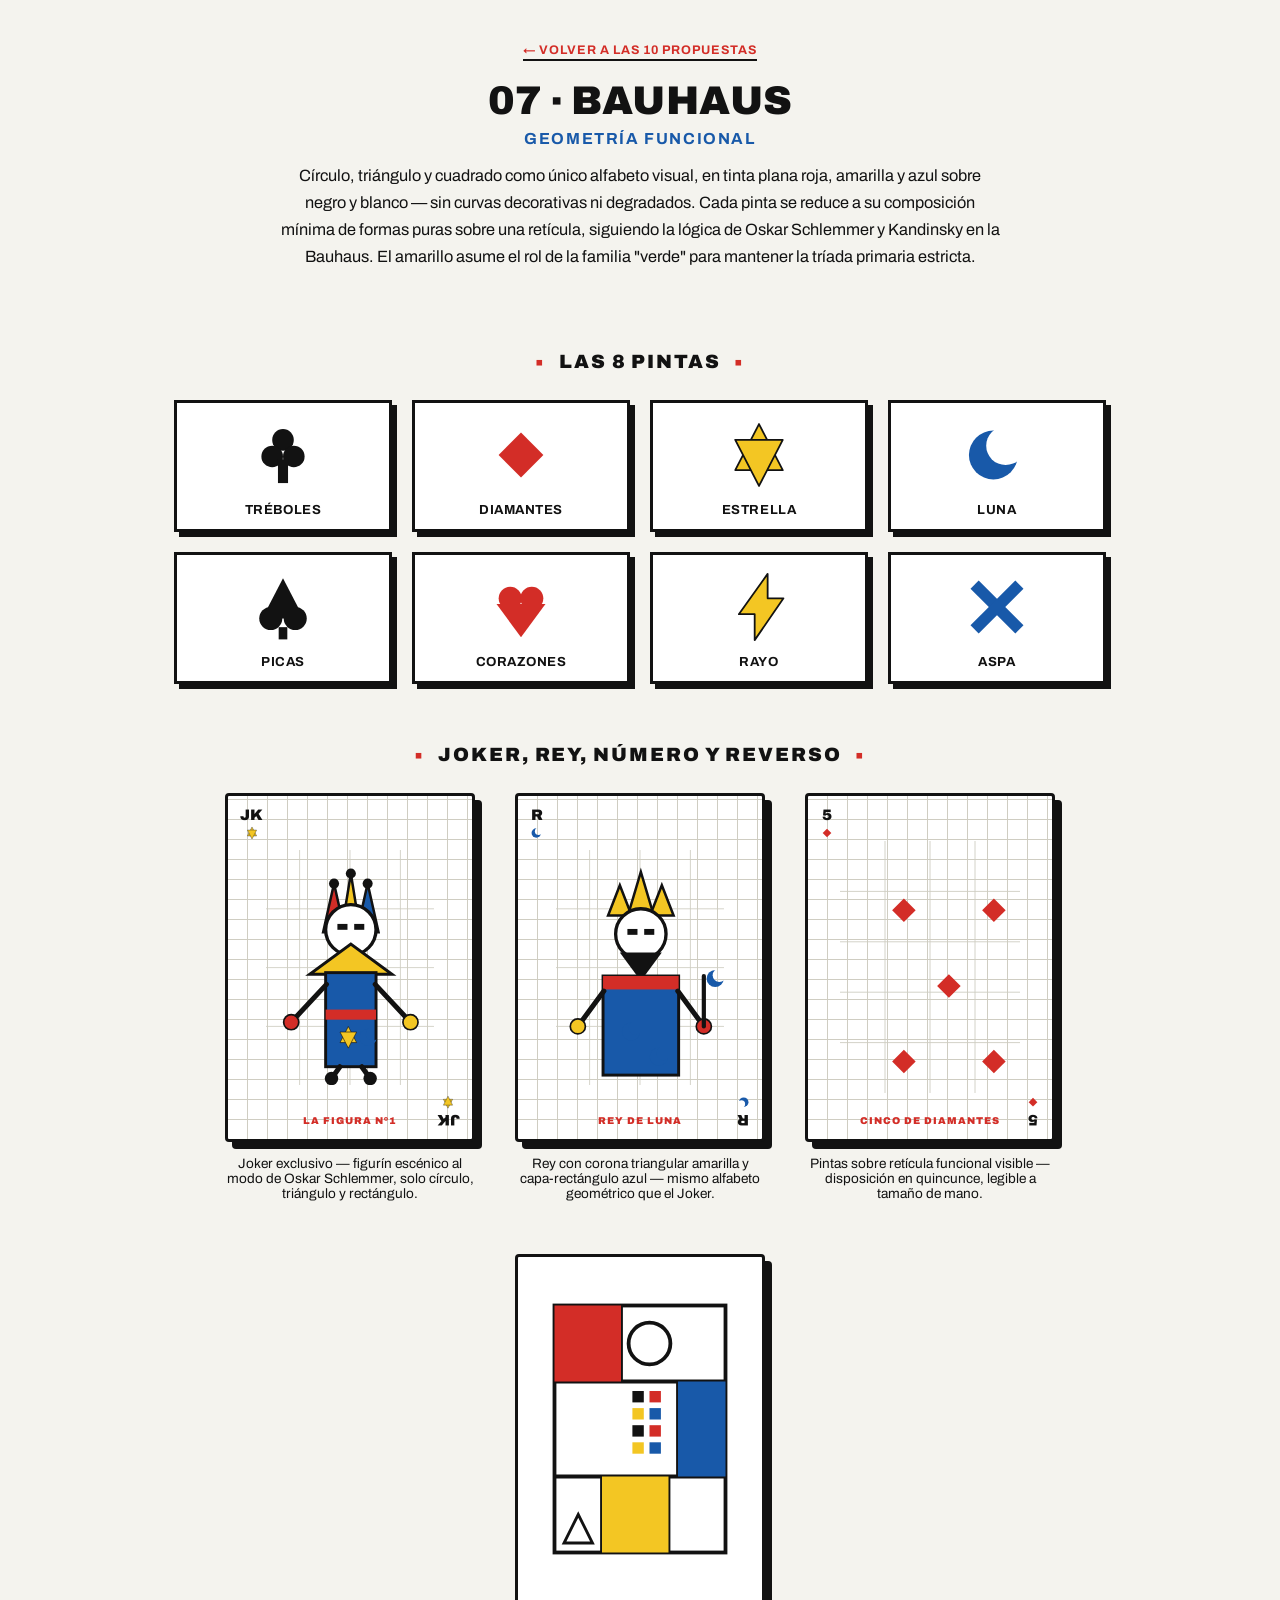
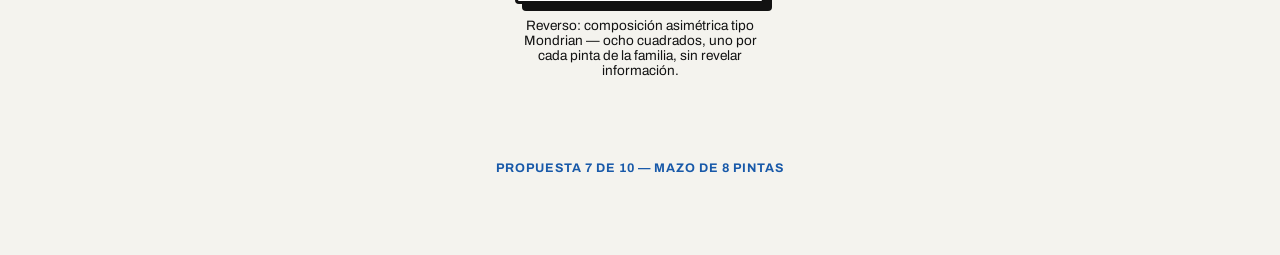
<file: styles/07-bauhaus/index.html>
<!doctype html>
<html lang="es">
<head>
<meta charset="utf-8">
<meta name="viewport" content="width=device-width, initial-scale=1">
<title>Propuesta 07 · Bauhaus — Mazo de 8 Pintas</title>
<link rel="preconnect" href="https://fonts.googleapis.com">
<link rel="preconnect" href="https://fonts.gstatic.com" crossorigin>
<link href="https://fonts.googleapis.com/css2?family=Archivo:wght@400;500;700;900&display=swap" rel="stylesheet">
<style>
  :root{
    --paper:#f4f3ee;
    --paper-dark:#e9e7de;
    --ink:#121212;
    --black:#121212;
    --red:#d32d27;
    --yellow:#f3c623;
    --blue:#1859a9;
    --grid-line:#cfcdc2;
  }
  *{box-sizing:border-box;}
  body{
    margin:0;
    background:var(--paper);
    font-family:'Archivo', sans-serif;
    color:var(--ink);
    padding-bottom:80px;
  }
  header{
    max-width:1100px;
    margin:0 auto;
    padding:40px 24px 20px;
    text-align:center;
  }
  .back-link{
    display:inline-block;
    margin-bottom:18px;
    font-family:'Archivo',sans-serif;
    font-weight:700;
    text-transform:uppercase;
    font-size:.78rem;
    letter-spacing:.08em;
    color:var(--red);
    text-decoration:none;
    border-bottom:2px solid var(--black);
    padding-bottom:2px;
  }
  h1{
    font-family:'Archivo', sans-serif;
    font-weight:900;
    text-transform:uppercase;
    font-size:2.5rem;
    letter-spacing:.01em;
    margin:0 0 8px;
    color:var(--ink);
  }
  .tagline{
    font-weight:700;
    text-transform:uppercase;
    color:var(--blue);
    letter-spacing:.1em;
    font-size:1rem;
    margin:0 0 16px;
  }
  .desc{
    max-width:720px;
    margin:0 auto;
    line-height:1.65;
    font-size:1.02rem;
    font-weight:400;
  }
  h2.section-title{
    text-align:center;
    font-family:'Archivo', sans-serif;
    font-weight:900;
    text-transform:uppercase;
    font-size:1.2rem;
    letter-spacing:.1em;
    margin:60px 0 28px;
  }
  h2.section-title:before, h2.section-title:after{
    content:"■";
    font-size:.6em;
    color:var(--red);
    margin:0 14px;
    position:relative;
    top:-2px;
  }

  /* ---- Suit grid ---- */
  .suit-grid{
    max-width:980px;
    margin:0 auto;
    display:grid;
    grid-template-columns:repeat(4, 1fr);
    gap:20px;
    padding:0 24px;
  }
  .suit-card{
    background:#ffffff;
    border:3px solid var(--black);
    border-radius:0;
    padding:16px 10px 12px;
    text-align:center;
    box-shadow:5px 5px 0 var(--black);
  }
  .suit-card svg{width:72px;height:72px;}
  .suit-name{
    display:block;
    margin-top:8px;
    font-size:.82rem;
    font-weight:700;
    text-transform:uppercase;
    letter-spacing:.04em;
    color:var(--ink);
  }

  /* ---- Cards section ---- */
  .cards-row{
    max-width:1100px;
    margin:0 auto;
    display:flex;
    flex-wrap:wrap;
    justify-content:center;
    gap:40px;
    padding:0 24px;
  }
  .playing-card{
    width:250px;
    aspect-ratio:63/88;
    background:
      repeating-linear-gradient(0deg, transparent 0 19px, var(--grid-line) 19px 20px),
      repeating-linear-gradient(90deg, transparent 0 19px, var(--grid-line) 19px 20px),
      #ffffff;
    background-blend-mode:normal;
    opacity:1;
    border:3px solid var(--black);
    border-radius:4px;
    position:relative;
    box-shadow:7px 7px 0 var(--black);
    overflow:hidden;
  }
  .corner{
    position:absolute;
    font-family:'Archivo',sans-serif;
    font-weight:900;
    font-size:.95rem;
    text-align:center;
    line-height:1;
    color:var(--ink);
  }
  .corner svg{width:16px;height:16px;display:block;margin:3px auto 0;}
  .corner.tl{top:12px;left:12px;}
  .corner.br{bottom:12px;right:12px;transform:rotate(180deg);}
  .card-figure{
    position:absolute;
    inset:0;
    display:flex;
    align-items:center;
    justify-content:center;
  }
  .card-label{
    position:absolute;
    bottom:13px;
    left:0;right:0;
    text-align:center;
    font-family:'Archivo', sans-serif;
    font-weight:900;
    font-size:.62rem;
    letter-spacing:.1em;
    text-transform:uppercase;
    color:var(--red);
  }
  .card-caption{
    text-align:center;
    margin-top:14px;
    font-size:.85rem;
    color:var(--ink);
    font-weight:400;
    max-width:250px;
  }
  .card-block{display:flex;flex-direction:column;align-items:center;}

  footer{
    text-align:center;
    margin-top:70px;
    font-size:.78rem;
    font-weight:700;
    text-transform:uppercase;
    letter-spacing:.08em;
    color:var(--blue);
  }
</style>
</head>
<body>

<header>
  <a class="back-link" href="../../index.html">← Volver a las 10 propuestas</a>
  <h1>07 · Bauhaus</h1>
  <p class="tagline">Geometría funcional</p>
  <p class="desc">Círculo, triángulo y cuadrado como único alfabeto visual, en tinta plana roja, amarilla y azul sobre negro y blanco — sin curvas decorativas ni degradados. Cada pinta se reduce a su composición mínima de formas puras sobre una retícula, siguiendo la lógica de Oskar Schlemmer y Kandinsky en la Bauhaus. El amarillo asume el rol de la familia "verde" para mantener la tríada primaria estricta.</p>
</header>

<h2 class="section-title">Las 8 pintas</h2>
<div class="suit-grid">

  <div class="suit-card">
    <svg viewBox="0 0 100 100"><use href="#bh-club"/></svg>
    <span class="suit-name">Tréboles</span>
  </div>
  <div class="suit-card">
    <svg viewBox="0 0 100 100"><use href="#bh-diamond"/></svg>
    <span class="suit-name">Diamantes</span>
  </div>
  <div class="suit-card">
    <svg viewBox="0 0 100 100"><use href="#bh-star"/></svg>
    <span class="suit-name">Estrella</span>
  </div>
  <div class="suit-card">
    <svg viewBox="0 0 100 100"><use href="#bh-moon"/></svg>
    <span class="suit-name">Luna</span>
  </div>
  <div class="suit-card">
    <svg viewBox="0 0 100 100"><use href="#bh-spade"/></svg>
    <span class="suit-name">Picas</span>
  </div>
  <div class="suit-card">
    <svg viewBox="0 0 100 100"><use href="#bh-heart"/></svg>
    <span class="suit-name">Corazones</span>
  </div>
  <div class="suit-card">
    <svg viewBox="0 0 100 100"><use href="#bh-bolt"/></svg>
    <span class="suit-name">Rayo</span>
  </div>
  <div class="suit-card">
    <svg viewBox="0 0 100 100"><use href="#bh-cross"/></svg>
    <span class="suit-name">Aspa</span>
  </div>

</div>

<!-- shared suit symbol defs -->
<svg width="0" height="0" style="position:absolute">
<defs>

  <mask id="bh-moon-mask">
    <rect x="0" y="0" width="100" height="100" fill="#fff"/>
    <circle cx="62" cy="37" r="27" fill="#000"/>
  </mask>

  <g id="bh-club" fill="var(--black)">
    <circle cx="50" cy="29" r="15"/>
    <circle cx="35" cy="52" r="15"/>
    <circle cx="65" cy="52" r="15"/>
    <rect x="43" y="56" width="14" height="33"/>
  </g>

  <g id="bh-diamond" fill="var(--red)">
    <rect x="28" y="28" width="44" height="44" transform="rotate(45 50 50)"/>
  </g>

  <g id="bh-star" fill="var(--yellow)" stroke="var(--black)" stroke-width="2.5" stroke-linejoin="round">
    <polygon points="50,7 83,71 17,71"/>
    <polygon points="50,93 17,29 83,29"/>
  </g>

  <g id="bh-moon">
    <circle cx="45" cy="50" r="34" fill="var(--blue)" mask="url(#bh-moon-mask)"/>
  </g>

  <g id="bh-spade" fill="var(--black)">
    <circle cx="33" cy="66" r="16"/>
    <circle cx="67" cy="66" r="16"/>
    <polygon points="50,10 79,66 21,66"/>
    <rect x="44" y="78" width="12" height="17"/>
  </g>

  <g id="bh-heart" fill="var(--red)">
    <circle cx="35" cy="38" r="16"/>
    <circle cx="65" cy="38" r="16"/>
    <polygon points="16,46 84,46 50,92"/>
  </g>

  <g id="bh-bolt" fill="var(--yellow)" stroke="var(--black)" stroke-width="2.5" stroke-linejoin="round">
    <polygon points="62,4 62,38 84,38 44,96 44,60 22,60"/>
  </g>

  <g id="bh-cross" fill="var(--blue)">
    <rect x="6" y="42" width="88" height="16" transform="rotate(45 50 50)"/>
    <rect x="6" y="42" width="88" height="16" transform="rotate(-45 50 50)"/>
  </g>

</defs>
</svg>

<h2 class="section-title">Joker, Rey, Número y Reverso</h2>
<div class="cards-row">

  <!-- JOKER -->
  <div class="card-block">
    <div class="playing-card">
      <div class="corner tl">JK<br><svg viewBox="0 0 100 100" style="width:14px;height:14px"><use href="#bh-star"/></svg></div>
      <div class="corner br">JK<br><svg viewBox="0 0 100 100" style="width:14px;height:14px"><use href="#bh-star"/></svg></div>
      <div class="card-figure">
        <svg viewBox="0 0 200 280" width="168">
          <!-- thin grid -->
          <g stroke="var(--grid-line)" stroke-width="1">
            <line x1="40" y1="0" x2="40" y2="280"/>
            <line x1="100" y1="0" x2="100" y2="280"/>
            <line x1="160" y1="0" x2="160" y2="280"/>
            <line x1="0" y1="70" x2="200" y2="70"/>
            <line x1="0" y1="140" x2="200" y2="140"/>
            <line x1="0" y1="210" x2="200" y2="210"/>
          </g>
          <!-- jester cap: 3 triangles -->
          <polygon points="68,98 94,98 81,40" fill="var(--red)" stroke="var(--black)" stroke-width="3"/>
          <polygon points="90,96 112,96 101,28" fill="var(--yellow)" stroke="var(--black)" stroke-width="3"/>
          <polygon points="108,98 134,98 121,40" fill="var(--blue)" stroke="var(--black)" stroke-width="3"/>
          <circle cx="81" cy="40" r="6" fill="var(--black)"/>
          <circle cx="101" cy="28" r="6" fill="var(--black)"/>
          <circle cx="121" cy="40" r="6" fill="var(--black)"/>
          <!-- head -->
          <circle cx="101" cy="95" r="30" fill="#ffffff" stroke="var(--black)" stroke-width="4"/>
          <rect x="85" y="88" width="12" height="7" fill="var(--black)"/>
          <rect x="105" y="88" width="12" height="7" fill="var(--black)"/>
          <!-- collar triangle -->
          <polygon points="52,148 150,148 101,112" fill="var(--yellow)" stroke="var(--black)" stroke-width="3.5"/>
          <!-- torso rectangle -->
          <rect x="71" y="146" width="60" height="112" fill="var(--blue)" stroke="var(--black)" stroke-width="3.5"/>
          <rect x="71" y="190" width="60" height="12" fill="var(--red)"/>
          <g transform="translate(83,208) scale(.3)"><use href="#bh-star"/></g>
          <g transform="translate(108,208) scale(.3)"><use href="#bh-moon"/></g>
          <!-- limbs -->
          <line x1="72" y1="160" x2="30" y2="205" stroke="var(--black)" stroke-width="6" stroke-linecap="round"/>
          <line x1="130" y1="160" x2="172" y2="205" stroke="var(--black)" stroke-width="6" stroke-linecap="round"/>
          <circle cx="30" cy="205" r="9" fill="var(--red)" stroke="var(--black)" stroke-width="2"/>
          <circle cx="172" cy="205" r="9" fill="var(--yellow)" stroke="var(--black)" stroke-width="2"/>
          <line x1="88" y1="258" x2="78" y2="272" stroke="var(--black)" stroke-width="6" stroke-linecap="round"/>
          <line x1="114" y1="258" x2="124" y2="272" stroke="var(--black)" stroke-width="6" stroke-linecap="round"/>
          <circle cx="78" cy="272" r="8" fill="var(--black)"/>
          <circle cx="124" cy="272" r="8" fill="var(--black)"/>
        </svg>
      </div>
      <div class="card-label">LA FIGURA Nº1</div>
    </div>
    <p class="card-caption">Joker exclusivo — figurín escénico al modo de Oskar Schlemmer, solo círculo, triángulo y rectángulo.</p>
  </div>

  <!-- KING -->
  <div class="card-block">
    <div class="playing-card">
      <div class="corner tl">R<br><svg viewBox="0 0 100 100" style="width:14px;height:14px"><use href="#bh-moon"/></svg></div>
      <div class="corner br">R<br><svg viewBox="0 0 100 100" style="width:14px;height:14px"><use href="#bh-moon"/></svg></div>
      <div class="card-figure">
        <svg viewBox="0 0 200 280" width="168">
          <g stroke="var(--grid-line)" stroke-width="1">
            <line x1="40" y1="0" x2="40" y2="280"/>
            <line x1="100" y1="0" x2="100" y2="280"/>
            <line x1="160" y1="0" x2="160" y2="280"/>
            <line x1="0" y1="70" x2="200" y2="70"/>
            <line x1="0" y1="140" x2="200" y2="140"/>
            <line x1="0" y1="210" x2="200" y2="210"/>
          </g>
          <!-- triangular crown -->
          <polygon points="62,78 90,78 76,42" fill="var(--yellow)" stroke="var(--black)" stroke-width="3"/>
          <polygon points="85,80 117,80 101,26" fill="var(--yellow)" stroke="var(--black)" stroke-width="3"/>
          <polygon points="112,78 140,78 126,42" fill="var(--yellow)" stroke="var(--black)" stroke-width="3"/>
          <!-- head -->
          <circle cx="101" cy="100" r="30" fill="#ffffff" stroke="var(--black)" stroke-width="4"/>
          <rect x="85" y="94" width="12" height="7" fill="var(--black)"/>
          <rect x="105" y="94" width="12" height="7" fill="var(--black)"/>
          <!-- beard triangle -->
          <polygon points="76,122 126,122 101,156" fill="var(--black)"/>
          <!-- cape / robe -->
          <rect x="56" y="150" width="90" height="118" fill="var(--blue)" stroke="var(--black)" stroke-width="3.5"/>
          <rect x="56" y="150" width="90" height="16" fill="var(--red)"/>
          <g transform="translate(75,200) scale(.32)"><use href="#bh-moon"/></g>
          <g transform="translate(108,230) scale(.32)"><use href="#bh-moon"/></g>
          <!-- arms -->
          <line x1="57" y1="168" x2="26" y2="210" stroke="var(--black)" stroke-width="6" stroke-linecap="round"/>
          <line x1="145" y1="168" x2="176" y2="210" stroke="var(--black)" stroke-width="6" stroke-linecap="round"/>
          <circle cx="26" cy="210" r="9" fill="var(--yellow)" stroke="var(--black)" stroke-width="2"/>
          <circle cx="176" cy="210" r="9" fill="var(--red)" stroke="var(--black)" stroke-width="2"/>
          <!-- scepter -->
          <line x1="176" y1="210" x2="176" y2="150" stroke="var(--black)" stroke-width="5" stroke-linecap="round"/>
          <g transform="translate(176,138) scale(.3)"><use href="#bh-moon"/></g>
        </svg>
      </div>
      <div class="card-label">REY DE LUNA</div>
    </div>
    <p class="card-caption">Rey con corona triangular amarilla y capa-rectángulo azul — mismo alfabeto geométrico que el Joker.</p>
  </div>

  <!-- NUMBER CARD -->
  <div class="card-block">
    <div class="playing-card">
      <div class="corner tl">5<br><svg viewBox="0 0 100 100" style="width:14px;height:14px"><use href="#bh-diamond"/></svg></div>
      <div class="corner br">5<br><svg viewBox="0 0 100 100" style="width:14px;height:14px"><use href="#bh-diamond"/></svg></div>
      <div class="card-figure">
        <svg viewBox="0 0 200 280" width="180">
          <g stroke="var(--grid-line)" stroke-width="1">
            <line x1="50" y1="0" x2="50" y2="280"/>
            <line x1="100" y1="0" x2="100" y2="280"/>
            <line x1="150" y1="0" x2="150" y2="280"/>
            <line x1="0" y1="56" x2="200" y2="56"/>
            <line x1="0" y1="112" x2="200" y2="112"/>
            <line x1="0" y1="168" x2="200" y2="168"/>
            <line x1="0" y1="224" x2="200" y2="224"/>
          </g>
          <g transform="translate(50,56) scale(.42)"><use href="#bh-diamond"/></g>
          <g transform="translate(150,56) scale(.42)"><use href="#bh-diamond"/></g>
          <g transform="translate(100,140) scale(.42)"><use href="#bh-diamond"/></g>
          <g transform="translate(50,224) scale(.42)"><use href="#bh-diamond"/></g>
          <g transform="translate(150,224) scale(.42)"><use href="#bh-diamond"/></g>
        </svg>
      </div>
      <div class="card-label">CINCO DE DIAMANTES</div>
    </div>
    <p class="card-caption">Pintas sobre retícula funcional visible — disposición en quincunce, legible a tamaño de mano.</p>
  </div>

  <!-- BACK -->
  <div class="card-block">
    <div class="playing-card" style="background:#ffffff;">
      <div class="card-figure">
        <svg viewBox="0 0 200 280" width="190">
          <rect x="10" y="10" width="180" height="260" fill="none" stroke="var(--black)" stroke-width="4"/>
          <!-- Mondrian-style asymmetric grid -->
          <line x1="10" y1="90" x2="190" y2="90" stroke="var(--black)" stroke-width="4"/>
          <line x1="10" y1="190" x2="190" y2="190" stroke="var(--black)" stroke-width="4"/>
          <line x1="80" y1="10" x2="80" y2="90" stroke="var(--black)" stroke-width="4"/>
          <line x1="140" y1="90" x2="140" y2="190" stroke="var(--black)" stroke-width="4"/>
          <line x1="60" y1="190" x2="60" y2="270" stroke="var(--black)" stroke-width="4"/>
          <line x1="130" y1="190" x2="130" y2="270" stroke="var(--black)" stroke-width="4"/>
          <rect x="10" y="10" width="70" height="80" fill="var(--red)"/>
          <rect x="140" y="90" width="50" height="100" fill="var(--blue)"/>
          <rect x="60" y="190" width="70" height="80" fill="var(--yellow)"/>
          <circle cx="110" cy="50" r="22" fill="#ffffff" stroke="var(--black)" stroke-width="4"/>
          <polygon points="35,230 20,260 50,260" fill="#ffffff" stroke="var(--black)" stroke-width="3"/>
          <!-- 8 small squares: one per pinta -->
          <g>
            <rect x="92" y="100" width="12" height="12" fill="var(--black)"/>
            <rect x="110" y="100" width="12" height="12" fill="var(--red)"/>
            <rect x="92" y="118" width="12" height="12" fill="var(--yellow)"/>
            <rect x="110" y="118" width="12" height="12" fill="var(--blue)"/>
            <rect x="92" y="136" width="12" height="12" fill="var(--black)"/>
            <rect x="110" y="136" width="12" height="12" fill="var(--red)"/>
            <rect x="92" y="154" width="12" height="12" fill="var(--yellow)"/>
            <rect x="110" y="154" width="12" height="12" fill="var(--blue)"/>
          </g>
        </svg>
      </div>
    </div>
    <p class="card-caption">Reverso: composición asimétrica tipo Mondrian — ocho cuadrados, uno por cada pinta de la familia, sin revelar información.</p>
  </div>

</div>

<footer>Propuesta 7 de 10 — Mazo de 8 Pintas</footer>
</body>
</html>
</file>
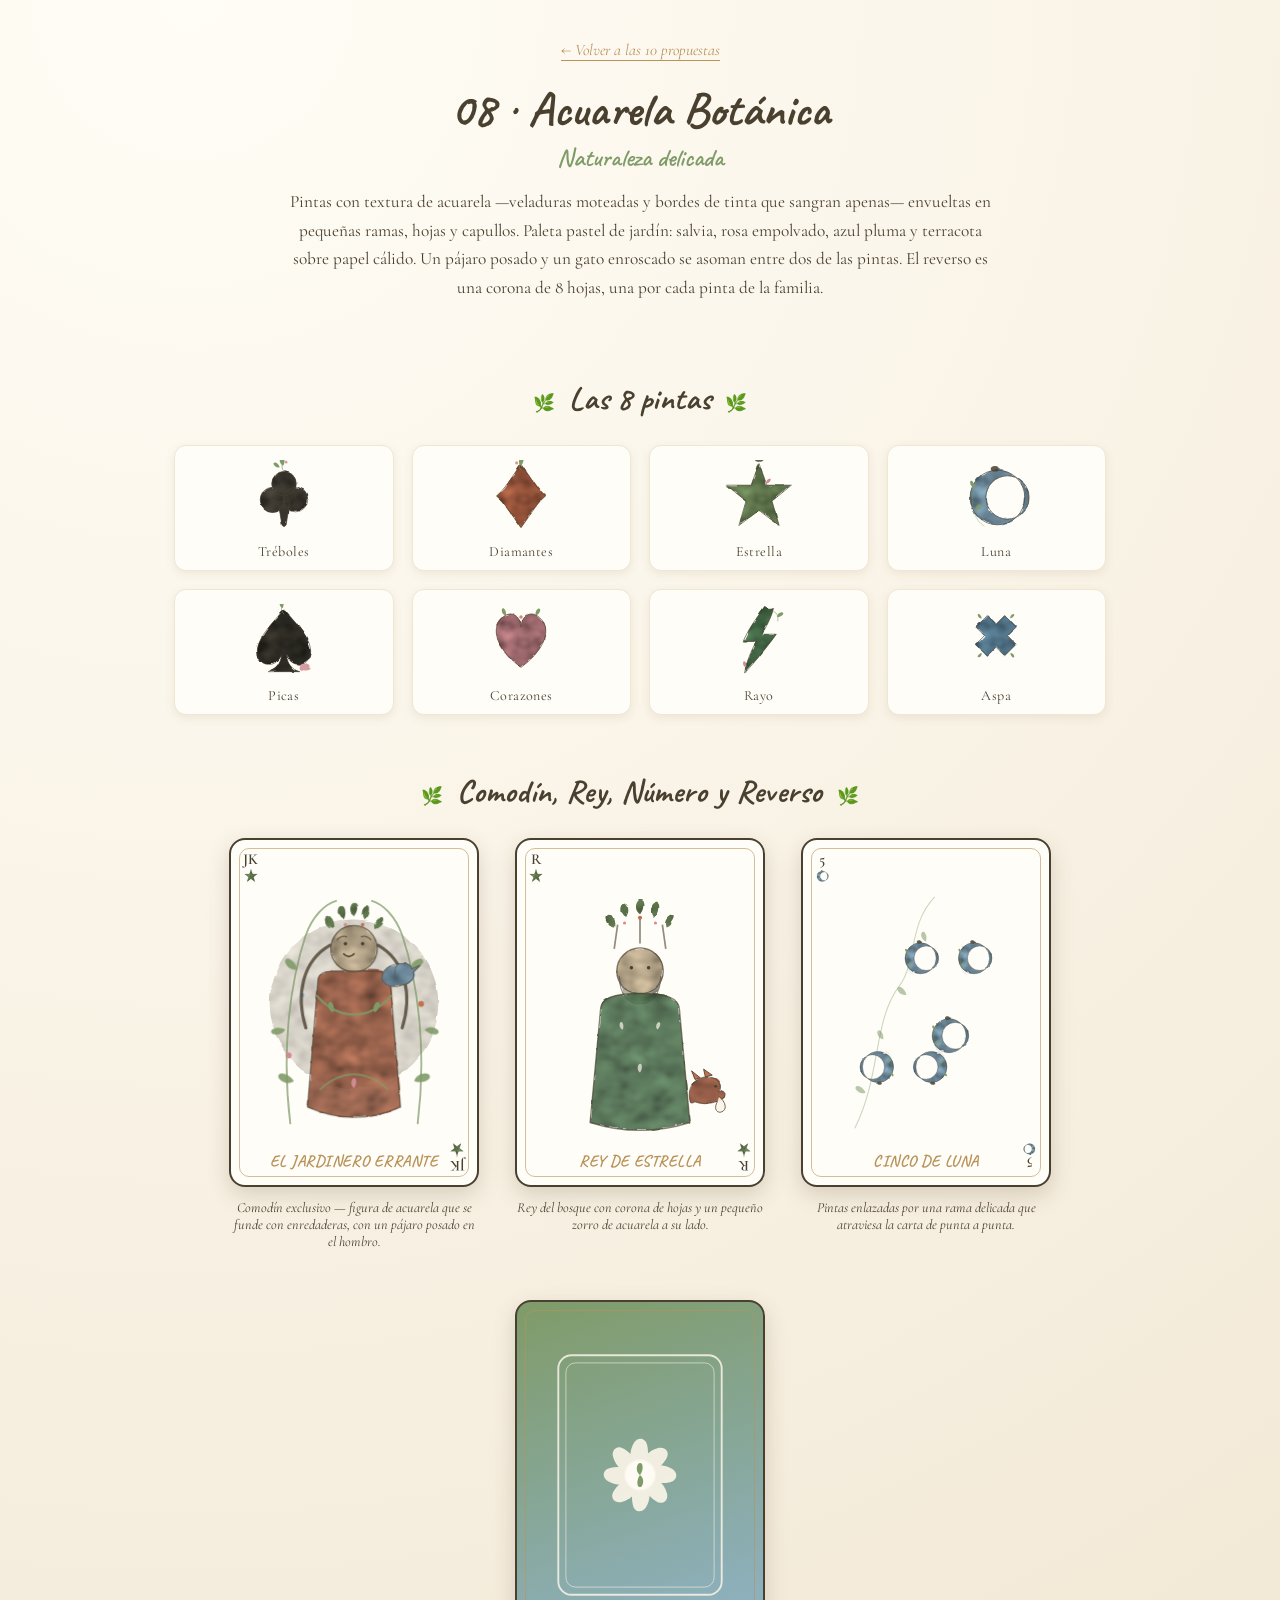
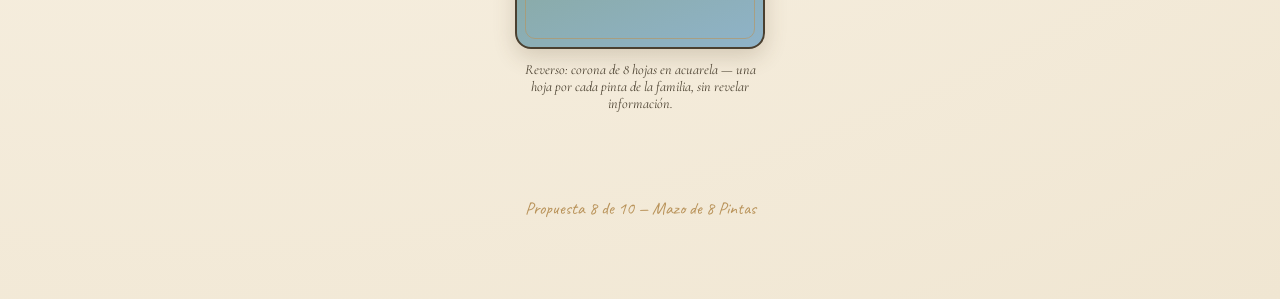
<file: styles/08-acuarela-botanica/index.html>
<!doctype html>
<html lang="es">
<head>
<meta charset="utf-8">
<meta name="viewport" content="width=device-width, initial-scale=1">
<title>Propuesta 08 · Acuarela Botánica — Mazo de 8 Pintas</title>
<link rel="preconnect" href="https://fonts.googleapis.com">
<link rel="preconnect" href="https://fonts.gstatic.com" crossorigin>
<link href="https://fonts.googleapis.com/css2?family=Caveat:wght@500;600;700&family=Cormorant+Garamond:ital,wght@0,400;0,500;0,600;1,400&display=swap" rel="stylesheet">
<style>
  :root{
    --cream:#faf4e8;
    --cream-dark:#f0e6d2;
    --paper:#fffdf8;
    --ink:#4a4030;
    --accent:#b9935a;

    --club:#504c42;
    --spade:#403c34;
    --diamond:#c2704f;
    --heart:#cf8c92;
    --star:#7f9b68;
    --bolt:#5c8a5e;
    --moon:#8fb3c9;
    --cross:#6f9bb6;
  }
  *{box-sizing:border-box;}
  body{
    margin:0;
    background:
      radial-gradient(circle at 15% 0%, #fffdf6 0%, var(--cream) 42%, var(--cream-dark) 100%);
    font-family:'Cormorant Garamond', serif;
    color:var(--ink);
    padding-bottom:80px;
  }
  header{
    max-width:1100px;
    margin:0 auto;
    padding:40px 24px 20px;
    text-align:center;
  }
  .back-link{
    display:inline-block;
    margin-bottom:18px;
    font-family:'Cormorant Garamond',serif;
    font-style:italic;
    color:var(--accent);
    text-decoration:none;
    border-bottom:1px solid var(--accent);
  }
  h1{
    font-family:'Caveat', cursive;
    font-weight:700;
    font-size:3rem;
    margin:0 0 2px;
    color:var(--ink);
  }
  .tagline{
    font-family:'Caveat', cursive;
    font-weight:600;
    color:var(--star);
    font-size:1.6rem;
    margin:0 0 14px;
  }
  .desc{
    max-width:720px;
    margin:0 auto;
    line-height:1.65;
    font-size:1.08rem;
  }
  h2.section-title{
    text-align:center;
    font-family:'Caveat', cursive;
    font-weight:700;
    font-size:2rem;
    margin:56px 0 26px;
    letter-spacing:.01em;
    color:var(--ink);
  }
  h2.section-title:before, h2.section-title:after{
    content:"🌿";
    font-size:1.1rem;
    margin:0 14px;
    filter:none;
  }

  /* ---- Suit grid ---- */
  .suit-grid{
    max-width:980px;
    margin:0 auto;
    display:grid;
    grid-template-columns:repeat(4, 1fr);
    gap:18px;
    padding:0 24px;
  }
  .suit-card{
    background:var(--paper);
    border:1px solid var(--cream-dark);
    border-radius:12px;
    padding:14px 10px 10px;
    text-align:center;
    box-shadow:0 3px 10px rgba(120,100,60,.10);
  }
  .suit-card svg{width:72px;height:72px;}
  .suit-name{
    display:block;
    margin-top:6px;
    font-family:'Cormorant Garamond',serif;
    font-size:.88rem;
    letter-spacing:.03em;
    color:var(--ink);
  }

  /* ---- Cards section ---- */
  .cards-row{
    max-width:1100px;
    margin:0 auto;
    display:flex;
    flex-wrap:wrap;
    justify-content:center;
    gap:36px;
    padding:0 24px;
  }
  .playing-card{
    width:250px;
    aspect-ratio:63/88;
    background:var(--paper);
    border:2px solid var(--ink);
    border-radius:16px;
    position:relative;
    box-shadow:0 8px 22px rgba(90,70,40,.20);
    overflow:hidden;
  }
  .playing-card:before{
    content:"";
    position:absolute;
    inset:8px;
    border:1px solid var(--accent);
    border-radius:10px;
    pointer-events:none;
    opacity:.6;
  }
  .corner{
    position:absolute;
    font-family:'Cormorant Garamond',serif;
    font-weight:600;
    font-size:.95rem;
    text-align:center;
    line-height:1;
    color:var(--ink);
  }
  .corner svg{width:16px;height:16px;display:block;margin:2px auto 0;}
  .corner.tl{top:12px;left:12px;}
  .corner.br{bottom:12px;right:12px;transform:rotate(180deg);}
  .card-figure{
    position:absolute;
    inset:0;
    display:flex;
    align-items:center;
    justify-content:center;
  }
  .card-label{
    position:absolute;
    bottom:14px;
    left:0;right:0;
    text-align:center;
    font-family:'Caveat', cursive;
    font-weight:700;
    font-size:1rem;
    letter-spacing:.03em;
    color:var(--accent);
  }
  .card-caption{
    text-align:center;
    margin-top:12px;
    font-size:.88rem;
    color:var(--ink);
    font-style:italic;
    max-width:250px;
  }
  .card-block{display:flex;flex-direction:column;align-items:center;}

  footer{
    text-align:center;
    margin-top:70px;
    font-family:'Caveat', cursive;
    font-size:1.1rem;
    color:var(--accent);
  }
</style>
</head>
<body>

<header>
  <a class="back-link" href="../../index.html">← Volver a las 10 propuestas</a>
  <h1>08 · Acuarela Botánica</h1>
  <p class="tagline">Naturaleza delicada</p>
  <p class="desc">Pintas con textura de acuarela —veladuras moteadas y bordes de tinta que sangran apenas— envueltas en pequeñas ramas, hojas y capullos. Paleta pastel de jardín: salvia, rosa empolvado, azul pluma y terracota sobre papel cálido. Un pájaro posado y un gato enroscado se asoman entre dos de las pintas. El reverso es una corona de 8 hojas, una por cada pinta de la familia.</p>
</header>

<h2 class="section-title">Las 8 pintas</h2>
<div class="suit-grid">

  <div class="suit-card">
    <svg viewBox="0 0 100 100"><use href="#wb-club"/></svg>
    <span class="suit-name">Tréboles</span>
  </div>
  <div class="suit-card">
    <svg viewBox="0 0 100 100"><use href="#wb-diamond"/></svg>
    <span class="suit-name">Diamantes</span>
  </div>
  <div class="suit-card">
    <svg viewBox="0 0 100 100"><use href="#wb-star"/></svg>
    <span class="suit-name">Estrella</span>
  </div>
  <div class="suit-card">
    <svg viewBox="0 0 100 100"><use href="#wb-moon"/></svg>
    <span class="suit-name">Luna</span>
  </div>
  <div class="suit-card">
    <svg viewBox="0 0 100 100"><use href="#wb-spade"/></svg>
    <span class="suit-name">Picas</span>
  </div>
  <div class="suit-card">
    <svg viewBox="0 0 100 100"><use href="#wb-heart"/></svg>
    <span class="suit-name">Corazones</span>
  </div>
  <div class="suit-card">
    <svg viewBox="0 0 100 100"><use href="#wb-bolt"/></svg>
    <span class="suit-name">Rayo</span>
  </div>
  <div class="suit-card">
    <svg viewBox="0 0 100 100"><use href="#wb-cross"/></svg>
    <span class="suit-name">Aspa</span>
  </div>

</div>

<!-- shared defs: filters + botanical symbols + suit pips -->
<svg width="0" height="0" style="position:absolute">
<defs>

  <!-- watercolor bleed: wobbly wet-edge fill -->
  <filter id="wc-fill" x="-40%" y="-40%" width="180%" height="180%">
    <feTurbulence type="fractalNoise" baseFrequency="0.045 0.06" numOctaves="2" seed="7" result="n"/>
    <feDisplacementMap in="SourceGraphic" in2="n" scale="6" xChannelSelector="R" yChannelSelector="G" result="disp"/>
    <feGaussianBlur in="disp" stdDeviation="0.5" result="soft"/>
    <feColorMatrix in="n" type="matrix"
      values="0 0 0 0 0  0 0 0 0 0  0 0 0 0 0  0.5 0.5 0.5 0 -0.25" result="mottle"/>
    <feComposite in="mottle" in2="soft" operator="in" result="mottleClip"/>
    <feMerge>
      <feMergeNode in="soft"/>
      <feMergeNode in="mottleClip"/>
    </feMerge>
  </filter>

  <!-- loose ink outline wobble -->
  <filter id="wc-ink" x="-30%" y="-30%" width="160%" height="160%">
    <feTurbulence type="fractalNoise" baseFrequency="0.25 0.3" numOctaves="2" seed="11" result="n2"/>
    <feDisplacementMap in="SourceGraphic" in2="n2" scale="1.6" xChannelSelector="R" yChannelSelector="G"/>
  </filter>

  <!-- botanical bits -->
  <path id="wb-leaf" d="M0,0 C-7,-5 -9,-15 -4,-23 C-1,-27 4,-26 5,-21 C7,-13 4,-5 0,0 Z"/>
  <path id="wb-leaf-vein" d="M0,0 C-1,-8 -1,-16 1,-22" fill="none" stroke-width=".7"/>
  <path id="wb-bird" d="M-9,2 C-9,-4 -3,-7 4,-6 C7,-6 9,-4 9,-2 L14,-3.5 L9.5,0 C10.5,3 7,6.5 2,6.5 C-2.5,7.5 -7,6 -9,2 Z"/>
  <path id="wb-cat" d="M-11,5 C-13,-3 -5,-10 3,-9 C5,-11 7,-11 7,-9 C13,-8 15,-3 13,2 C16,0 18,3 15,5 C11,8.5 3,8.5 -2,7 C-6,9.5 -11,9 -11,5 Z"/>

  <g id="wb-club">
    <g filter="url(#wc-fill)">
      <circle cx="50" cy="33" r="17" fill="var(--club)"/>
      <circle cx="34" cy="55" r="17" fill="var(--club)"/>
      <circle cx="66" cy="55" r="17" fill="var(--club)"/>
      <path d="M42,58 L58,58 L53,90 Q50,95 47,90 Z" fill="var(--club)"/>
    </g>
    <g filter="url(#wc-ink)" fill="none" stroke="var(--ink)" stroke-width="1.3" opacity=".7">
      <circle cx="50" cy="33" r="17"/>
      <circle cx="34" cy="55" r="17"/>
      <circle cx="66" cy="55" r="17"/>
      <path d="M42,58 L58,58 L53,90 Q50,95 47,90 Z"/>
    </g>
    <path d="M50,16 Q45,10 49,2" fill="none" stroke="var(--star)" stroke-width="1.1" opacity=".85"/>
    <use href="#wb-leaf" fill="var(--star)" transform="translate(49,8) scale(.55) rotate(-10)"/>
    <use href="#wb-leaf" fill="var(--star)" transform="translate(44,10) scale(.4) rotate(-55)"/>
    <circle cx="53" cy="3" r="1.8" fill="var(--heart)" opacity=".85"/>
  </g>

  <g id="wb-diamond">
    <g filter="url(#wc-fill)">
      <path d="M50,6 C34,28 28,40 16,50 C28,60 34,72 50,94 C66,72 72,60 84,50 C72,40 66,28 50,6 Z" fill="var(--diamond)"/>
    </g>
    <path d="M50,6 C34,28 28,40 16,50 C28,60 34,72 50,94 C66,72 72,60 84,50 C72,40 66,28 50,6 Z"
          fill="none" stroke="var(--ink)" stroke-width="1.3" opacity=".7" filter="url(#wc-ink)"/>
    <path d="M50,8 Q45,2 50,-4" fill="none" stroke="var(--star)" stroke-width="1" opacity=".85" transform="translate(0,6)"/>
    <use href="#wb-leaf" fill="var(--star)" transform="translate(50,8) scale(.5) rotate(5)"/>
    <circle cx="44" cy="4" r="2.3" fill="var(--heart)" opacity=".8"/>
    <circle cx="44" cy="4" r=".9" fill="var(--accent)"/>
  </g>

  <g id="wb-star">
    <g filter="url(#wc-fill)">
      <path d="M50,5 L61,35 L95,35 L68,57 L78,91 L50,70 L22,91 L32,57 L5,35 L39,35 Z" fill="var(--star)"/>
    </g>
    <path d="M50,5 L61,35 L95,35 L68,57 L78,91 L50,70 L22,91 L32,57 L5,35 L39,35 Z"
          fill="none" stroke="var(--ink)" stroke-width="1.3" opacity=".7" filter="url(#wc-ink)"/>
    <use href="#wb-bird" fill="var(--ink)" opacity=".8" transform="translate(50,-2) scale(.7)"/>
    <use href="#wb-leaf" fill="var(--heart)" transform="translate(60,33) scale(.35) rotate(40)"/>
  </g>

  <g id="wb-moon">
    <g filter="url(#wc-fill)">
      <path fill-rule="evenodd" fill="var(--moon)"
            d="M90,52 A38,38 0 1,1 14,52 A38,38 0 1,1 90,52 Z
               M96,52 A30,30 0 1,1 36,52 A30,30 0 1,1 96,52 Z"/>
    </g>
    <path fill-rule="evenodd" fill="none" stroke="var(--ink)" stroke-width="1.3" opacity=".7" filter="url(#wc-ink)"
          d="M90,52 A38,38 0 1,1 14,52 A38,38 0 1,1 90,52 Z
             M96,52 A30,30 0 1,1 36,52 A30,30 0 1,1 96,52 Z"/>
    <path d="M22,30 Q14,52 20,74 Q24,86 34,92" fill="none" stroke="var(--star)" stroke-width="1" opacity=".55"/>
    <use href="#wb-leaf" fill="var(--star)" transform="translate(20,38) scale(.4) rotate(-30)"/>
    <use href="#wb-leaf" fill="var(--star)" transform="translate(22,70) scale(.4) rotate(40)"/>
    <use href="#wb-bird" fill="var(--ink)" opacity=".85" transform="translate(48,12) rotate(8) scale(.6)"/>
  </g>

  <g id="wb-spade">
    <g filter="url(#wc-fill)">
      <path d="M50,8 C24,36 13,52 13,66 C13,80 25,88 37,82 C41,80 45,75 47,70
               C45,84 39,91 28,94 L72,94 C61,91 55,84 53,70
               C55,75 59,80 63,82 C75,88 87,80 87,66 C87,52 76,36 50,8 Z" fill="var(--spade)"/>
    </g>
    <path d="M50,8 C24,36 13,52 13,66 C13,80 25,88 37,82 C41,80 45,75 47,70
             C45,84 39,91 28,94 L72,94 C61,91 55,84 53,70
             C55,75 59,80 63,82 C75,88 87,80 87,66 C87,52 76,36 50,8 Z"
          fill="none" stroke="var(--ink)" stroke-width="1.3" opacity=".7" filter="url(#wc-ink)"/>
    <path d="M50,14 Q44,8 48,1" fill="none" stroke="var(--star)" stroke-width="1" opacity=".85"/>
    <use href="#wb-leaf" fill="var(--star)" transform="translate(48,6) scale(.45) rotate(-10)"/>
    <use href="#wb-cat" fill="var(--heart)" opacity=".85" transform="translate(78,88) scale(.55)"/>
  </g>

  <g id="wb-heart">
    <g filter="url(#wc-fill)">
      <path d="M50,88 C10,58 8,28 28,16 C40,9 50,20 50,32 C50,20 60,9 72,16 C92,28 90,58 50,88 Z" fill="var(--heart)"/>
    </g>
    <path d="M50,88 C10,58 8,28 28,16 C40,9 50,20 50,32 C50,20 60,9 72,16 C92,28 90,58 50,88 Z"
          fill="none" stroke="var(--ink)" stroke-width="1.3" opacity=".7" filter="url(#wc-ink)"/>
    <use href="#wb-leaf" fill="var(--star)" transform="translate(29,16) rotate(-25) scale(.42)"/>
    <use href="#wb-leaf" fill="var(--star)" transform="translate(71,16) rotate(25) scale(.42)"/>
    <circle cx="50" cy="18" r="2.4" fill="var(--diamond)" opacity=".8"/>
    <circle cx="50" cy="18" r=".9" fill="var(--accent)"/>
  </g>

  <g id="wb-bolt">
    <g filter="url(#wc-fill)">
      <path d="M58,4 C44,22 34,38 28,52 C34,52 40,52 46,52 C38,68 32,82 30,96
               C50,74 64,56 74,42 C66,42 60,42 54,42 C62,28 68,16 70,6
               C66,8 62,8 58,4 Z" fill="var(--bolt)"/>
    </g>
    <path d="M58,4 C44,22 34,38 28,52 C34,52 40,52 46,52 C38,68 32,82 30,96
             C50,74 64,56 74,42 C66,42 60,42 54,42 C62,28 68,16 70,6
             C66,8 62,8 58,4 Z" fill="none" stroke="var(--ink)" stroke-width="1.3" opacity=".7" filter="url(#wc-ink)"/>
    <path d="M70,10 Q78,14 76,24" fill="none" stroke="var(--star)" stroke-width="1" opacity=".85"/>
    <use href="#wb-leaf" fill="var(--star)" transform="translate(75,18) scale(.4) rotate(55)"/>
    <use href="#wb-leaf" fill="var(--heart)" transform="translate(32,88) scale(.35) rotate(-20)"/>
  </g>

  <g id="wb-cross">
    <g filter="url(#wc-fill)">
      <path d="M22,32 L38,16 L50,28 L62,16 L78,32 L66,44 L78,56 L62,72 L50,60 L38,72 L22,56 L34,44 Z" fill="var(--cross)"/>
    </g>
    <path d="M22,32 L38,16 L50,28 L62,16 L78,32 L66,44 L78,56 L62,72 L50,60 L38,72 L22,56 L34,44 Z"
          fill="none" stroke="var(--ink)" stroke-width="1.3" opacity=".7" filter="url(#wc-ink)"/>
    <use href="#wb-leaf" fill="var(--star)" transform="translate(30,20) scale(.3) rotate(-40)"/>
    <use href="#wb-leaf" fill="var(--star)" transform="translate(70,20) scale(.3) rotate(40)"/>
    <use href="#wb-leaf" fill="var(--star)" transform="translate(30,68) scale(.3) rotate(-140)"/>
    <use href="#wb-leaf" fill="var(--star)" transform="translate(70,68) scale(.3) rotate(140)"/>
  </g>

</defs>
</svg>

<h2 class="section-title">Comodín, Rey, Número y Reverso</h2>
<div class="cards-row">

  <!-- JOKER -->
  <div class="card-block">
    <div class="playing-card">
      <div class="corner tl">JK<br><svg viewBox="0 0 100 100" style="width:14px;height:14px"><use href="#wb-star"/></svg></div>
      <div class="corner br">JK<br><svg viewBox="0 0 100 100" style="width:14px;height:14px"><use href="#wb-star"/></svg></div>
      <div class="card-figure">
        <svg viewBox="0 0 200 280" width="172">
          <!-- soft wash halo -->
          <circle cx="100" cy="130" r="98" fill="var(--cream-dark)" opacity=".5" filter="url(#wc-fill)"/>

          <!-- climbing vine frame -->
          <path d="M26,270 C16,190 24,110 44,50 C52,28 66,14 80,10"
                fill="none" stroke="var(--star)" stroke-width="2.2" opacity=".7"/>
          <path d="M174,270 C184,190 176,110 156,50 C148,28 134,14 120,10"
                fill="none" stroke="var(--star)" stroke-width="2.2" opacity=".7"/>
          <g fill="var(--star)" opacity=".9">
            <use href="#wb-leaf" transform="translate(30,220) scale(.75) rotate(-70)"/>
            <use href="#wb-leaf" transform="translate(20,160) scale(.65) rotate(-100)"/>
            <use href="#wb-leaf" transform="translate(34,90) scale(.7) rotate(-50)"/>
            <use href="#wb-leaf" transform="translate(170,220) scale(.75) rotate(70)"/>
            <use href="#wb-leaf" transform="translate(182,160) scale(.65) rotate(100)"/>
            <use href="#wb-leaf" transform="translate(166,90) scale(.7) rotate(50)"/>
          </g>
          <circle cx="24" cy="190" r="3.4" fill="var(--heart)"/>
          <circle cx="178" cy="130" r="3.4" fill="var(--diamond)"/>
          <circle cx="40" cy="120" r="2.6" fill="var(--moon)"/>

          <!-- flowing hair -->
          <path d="M72,62 C40,80 32,120 44,158" fill="none" stroke="var(--ink)" stroke-width="3.6" stroke-linecap="round" opacity=".8"/>
          <path d="M128,62 C160,80 168,120 156,158" fill="none" stroke="var(--ink)" stroke-width="3.6" stroke-linecap="round" opacity=".8"/>

          <!-- leafy crown -->
          <g fill="var(--star)" filter="url(#wc-fill)">
            <use href="#wb-leaf" transform="translate(76,42) rotate(-35) scale(.6)"/>
            <use href="#wb-leaf" transform="translate(88,32) rotate(-10) scale(.62)"/>
            <use href="#wb-leaf" transform="translate(100,28) scale(.65)"/>
            <use href="#wb-leaf" transform="translate(112,32) rotate(10) scale(.62)"/>
            <use href="#wb-leaf" transform="translate(124,42) rotate(35) scale(.6)"/>
          </g>
          <circle cx="90" cy="38" r="2" fill="var(--heart)"/>
          <circle cx="110" cy="38" r="2" fill="var(--diamond)"/>

          <!-- head -->
          <circle cx="100" cy="66" r="27" fill="#f1dcb8" filter="url(#wc-fill)"/>
          <circle cx="100" cy="66" r="27" fill="none" stroke="var(--ink)" stroke-width="1.6" opacity=".7" filter="url(#wc-ink)"/>
          <path d="M88,72 Q94,78 100,72" stroke="var(--ink)" stroke-width="2" fill="none" stroke-linecap="round"/>
          <circle cx="90" cy="60" r="2" fill="var(--ink)"/>
          <circle cx="110" cy="60" r="2" fill="var(--ink)"/>
          <path d="M80,56 Q85,50 92,52" stroke="var(--ink)" stroke-width="1.4" fill="none" opacity=".7"/>
          <path d="M120,56 Q115,50 108,52" stroke="var(--ink)" stroke-width="1.4" fill="none" opacity=".7"/>

          <!-- blouse / loose robe blending into vines -->
          <path d="M58,104 C58,90 72,92 100,92 C128,92 142,90 142,104
                    L154,250 C118,266 82,266 46,250 Z" fill="var(--diamond)" opacity=".85" filter="url(#wc-fill)"/>
          <path d="M58,104 C58,90 72,92 100,92 C128,92 142,90 142,104
                    L154,250 C118,266 82,266 46,250 Z" fill="none" stroke="var(--ink)" stroke-width="1.6" opacity=".65" filter="url(#wc-ink)"/>

          <!-- sash of vine with leaves criss-crossing the robe -->
          <path d="M56,120 C82,150 118,150 144,120" fill="none" stroke="var(--star)" stroke-width="2.4" opacity=".85"/>
          <path d="M60,230 C86,206 114,206 140,230" fill="none" stroke="var(--star)" stroke-width="2.2" opacity=".75"/>
          <use href="#wb-leaf" fill="var(--star)" transform="translate(76,140) scale(.5) rotate(-20)"/>
          <use href="#wb-leaf" fill="var(--star)" transform="translate(124,140) scale(.5) rotate(20)"/>
          <use href="#wb-leaf" fill="var(--heart)" transform="translate(100,228) scale(.45)"/>

          <!-- bird perched on shoulder -->
          <g filter="url(#wc-fill)">
            <use href="#wb-bird" fill="var(--moon)" transform="translate(150,96) rotate(-8) scale(2)"/>
          </g>
          <use href="#wb-bird" fill="none" stroke="var(--ink)" stroke-width=".6" opacity=".6" transform="translate(150,96) rotate(-8) scale(2)"/>
          <path d="M148,96 Q146,88 152,84" stroke="var(--ink)" stroke-width="1" fill="none" opacity=".6"/>
        </svg>
      </div>
      <div class="card-label">EL JARDINERO ERRANTE</div>
    </div>
    <p class="card-caption">Comodín exclusivo — figura de acuarela que se funde con enredaderas, con un pájaro posado en el hombro.</p>
  </div>

  <!-- KING -->
  <div class="card-block">
    <div class="playing-card">
      <div class="corner tl">R<br><svg viewBox="0 0 100 100" style="width:14px;height:14px"><use href="#wb-star"/></svg></div>
      <div class="corner br">R<br><svg viewBox="0 0 100 100" style="width:14px;height:14px"><use href="#wb-star"/></svg></div>
      <div class="card-figure">
        <svg viewBox="0 0 200 280" width="172">
          <!-- crown of branches and leaves -->
          <path d="M70,66 L74,38 M100,60 L100,30 M130,66 L126,38" stroke="var(--ink)" stroke-width="2" opacity=".6" fill="none"/>
          <g fill="var(--star)" filter="url(#wc-fill)">
            <use href="#wb-leaf" transform="translate(70,40) rotate(-30) scale(.6)"/>
            <use href="#wb-leaf" transform="translate(84,30) rotate(-8) scale(.65)"/>
            <use href="#wb-leaf" transform="translate(100,26) scale(.7)"/>
            <use href="#wb-leaf" transform="translate(116,30) rotate(8) scale(.65)"/>
            <use href="#wb-leaf" transform="translate(130,40) rotate(30) scale(.6)"/>
          </g>
          <circle cx="100" cy="30" r="2.4" fill="var(--diamond)"/>
          <circle cx="82" cy="36" r="1.8" fill="var(--heart)"/>
          <circle cx="118" cy="36" r="1.8" fill="var(--heart)"/>

          <!-- face -->
          <circle cx="100" cy="92" r="27" fill="#f1dcb8" filter="url(#wc-fill)"/>
          <circle cx="100" cy="92" r="27" fill="none" stroke="var(--ink)" stroke-width="1.6" opacity=".7" filter="url(#wc-ink)"/>
          <circle cx="90" cy="88" r="2" fill="var(--ink)"/>
          <circle cx="110" cy="88" r="2" fill="var(--ink)"/>

          <!-- beard -->
          <path d="M76,98 C76,120 87,130 100,130 C113,130 124,120 124,98
                   C124,112 113,118 100,118 C87,118 76,112 76,98 Z"
                fill="#e7e2d4" filter="url(#wc-fill)"/>
          <path d="M76,98 C76,120 87,130 100,130 C113,130 124,120 124,98
                   C124,112 113,118 100,118 C87,118 76,112 76,98 Z"
                fill="none" stroke="var(--ink)" stroke-width="1.3" opacity=".6" filter="url(#wc-ink)"/>

          <!-- robe with watercolor texture + small leaf motifs -->
          <path d="M54,138 C54,122 72,118 100,118 C128,118 146,122 146,138
                   L158,268 C120,280 80,280 42,268 Z" fill="var(--bolt)" opacity=".85" filter="url(#wc-fill)"/>
          <path d="M54,138 C54,122 72,118 100,118 C128,118 146,122 146,138
                   L158,268 C120,280 80,280 42,268 Z" fill="none" stroke="var(--ink)" stroke-width="1.6" opacity=".65" filter="url(#wc-ink)"/>
          <use href="#wb-leaf" fill="var(--cream)" opacity=".7" transform="translate(80,160) scale(.35) rotate(-15)"/>
          <use href="#wb-leaf" fill="var(--cream)" opacity=".7" transform="translate(120,160) scale(.35) rotate(15)"/>
          <use href="#wb-leaf" fill="var(--cream)" opacity=".7" transform="translate(100,210) scale(.4)"/>

          <!-- fox companion -->
          <g transform="translate(158,222)">
            <path d="M0,20 C-4,2 10,-10 26,-6 C34,-4 38,4 34,10 C40,8 44,14 38,18
                     C30,24 16,26 6,22 C2,24 0,24 0,20 Z" fill="var(--diamond)" opacity=".9" filter="url(#wc-fill)"/>
            <path d="M0,20 C-4,2 10,-10 26,-6 C34,-4 38,4 34,10 C40,8 44,14 38,18
                     C30,24 16,26 6,22 C2,24 0,24 0,20 Z" fill="none" stroke="var(--ink)" stroke-width="1.2" opacity=".65"/>
            <path d="M6,-4 L2,-14 L12,-6 Z" fill="var(--diamond)" stroke="var(--ink)" stroke-width="1"/>
            <path d="M18,-7 L16,-16 L26,-9 Z" fill="var(--diamond)" stroke="var(--ink)" stroke-width="1"/>
            <circle cx="30" cy="4" r="1.6" fill="var(--ink)"/>
            <path d="M34,16 C42,22 44,32 36,34 C30,35 28,28 32,22" fill="var(--cream)" stroke="var(--ink)" stroke-width="1" opacity=".9"/>
          </g>
        </svg>
      </div>
      <div class="card-label">REY DE ESTRELLA</div>
    </div>
    <p class="card-caption">Rey del bosque con corona de hojas y un pequeño zorro de acuarela a su lado.</p>
  </div>

  <!-- NUMBER CARD -->
  <div class="card-block">
    <div class="playing-card">
      <div class="corner tl">5<br><svg viewBox="0 0 100 100" style="width:14px;height:14px"><use href="#wb-moon"/></svg></div>
      <div class="corner br">5<br><svg viewBox="0 0 100 100" style="width:14px;height:14px"><use href="#wb-moon"/></svg></div>
      <div class="card-figure">
        <svg viewBox="0 0 200 280" width="178">
          <!-- light botanical branch running through background -->
          <path d="M20,270 C50,210 40,150 70,110 C90,84 80,40 110,10"
                fill="none" stroke="var(--star)" stroke-width="1.2" opacity=".4"/>
          <g fill="var(--star)" opacity=".55">
            <use href="#wb-leaf" transform="translate(32,230) scale(.5) rotate(-60)"/>
            <use href="#wb-leaf" transform="translate(52,170) scale(.45) rotate(-30)"/>
            <use href="#wb-leaf" transform="translate(78,120) scale(.5) rotate(-50)"/>
            <use href="#wb-leaf" transform="translate(100,60) scale(.45) rotate(-20)"/>
          </g>

          <g transform="translate(70,55) scale(.46)"><use href="#wb-moon"/></g>
          <g transform="translate(130,55) scale(.46)"><use href="#wb-moon"/></g>
          <g transform="translate(100,140) scale(.5)"><use href="#wb-moon"/></g>
          <g transform="translate(70,225) scale(.46) rotate(180)"><use href="#wb-moon"/></g>
          <g transform="translate(130,225) scale(.46) rotate(180)"><use href="#wb-moon"/></g>
        </svg>
      </div>
      <div class="card-label">CINCO DE LUNA</div>
    </div>
    <p class="card-caption">Pintas enlazadas por una rama delicada que atraviesa la carta de punta a punta.</p>
  </div>

  <!-- BACK -->
  <div class="card-block">
    <div class="playing-card" style="background:linear-gradient(160deg,var(--star),var(--moon));">
      <div class="card-figure">
        <svg viewBox="0 0 200 280" width="190">
          <rect x="14" y="14" width="172" height="252" rx="14" fill="none" stroke="var(--cream)" stroke-width="2" opacity=".85"/>
          <rect x="22" y="22" width="156" height="236" rx="10" fill="none" stroke="var(--cream)" stroke-width="1" opacity=".6"/>
          <g transform="translate(100,140)">
            <g fill="var(--cream)" opacity=".92">
              <use href="#wb-leaf" transform="rotate(0) scale(1.5)"/>
              <use href="#wb-leaf" transform="rotate(45) scale(1.5)"/>
              <use href="#wb-leaf" transform="rotate(90) scale(1.5)"/>
              <use href="#wb-leaf" transform="rotate(135) scale(1.5)"/>
              <use href="#wb-leaf" transform="rotate(180) scale(1.5)"/>
              <use href="#wb-leaf" transform="rotate(225) scale(1.5)"/>
              <use href="#wb-leaf" transform="rotate(270) scale(1.5)"/>
              <use href="#wb-leaf" transform="rotate(315) scale(1.5)"/>
            </g>
            <circle r="16" fill="var(--paper)" opacity=".9"/>
            <circle r="16" fill="none" stroke="var(--cream)" stroke-width="1.4"/>
            <use href="#wb-leaf" fill="var(--star)" transform="scale(.5) rotate(0)"/>
            <use href="#wb-leaf" fill="var(--star)" transform="scale(.5) rotate(180)"/>
          </g>
        </svg>
      </div>
    </div>
    <p class="card-caption">Reverso: corona de 8 hojas en acuarela — una hoja por cada pinta de la familia, sin revelar información.</p>
  </div>

</div>

<footer>Propuesta 8 de 10 — Mazo de 8 Pintas</footer>
</body>
</html>
</file>
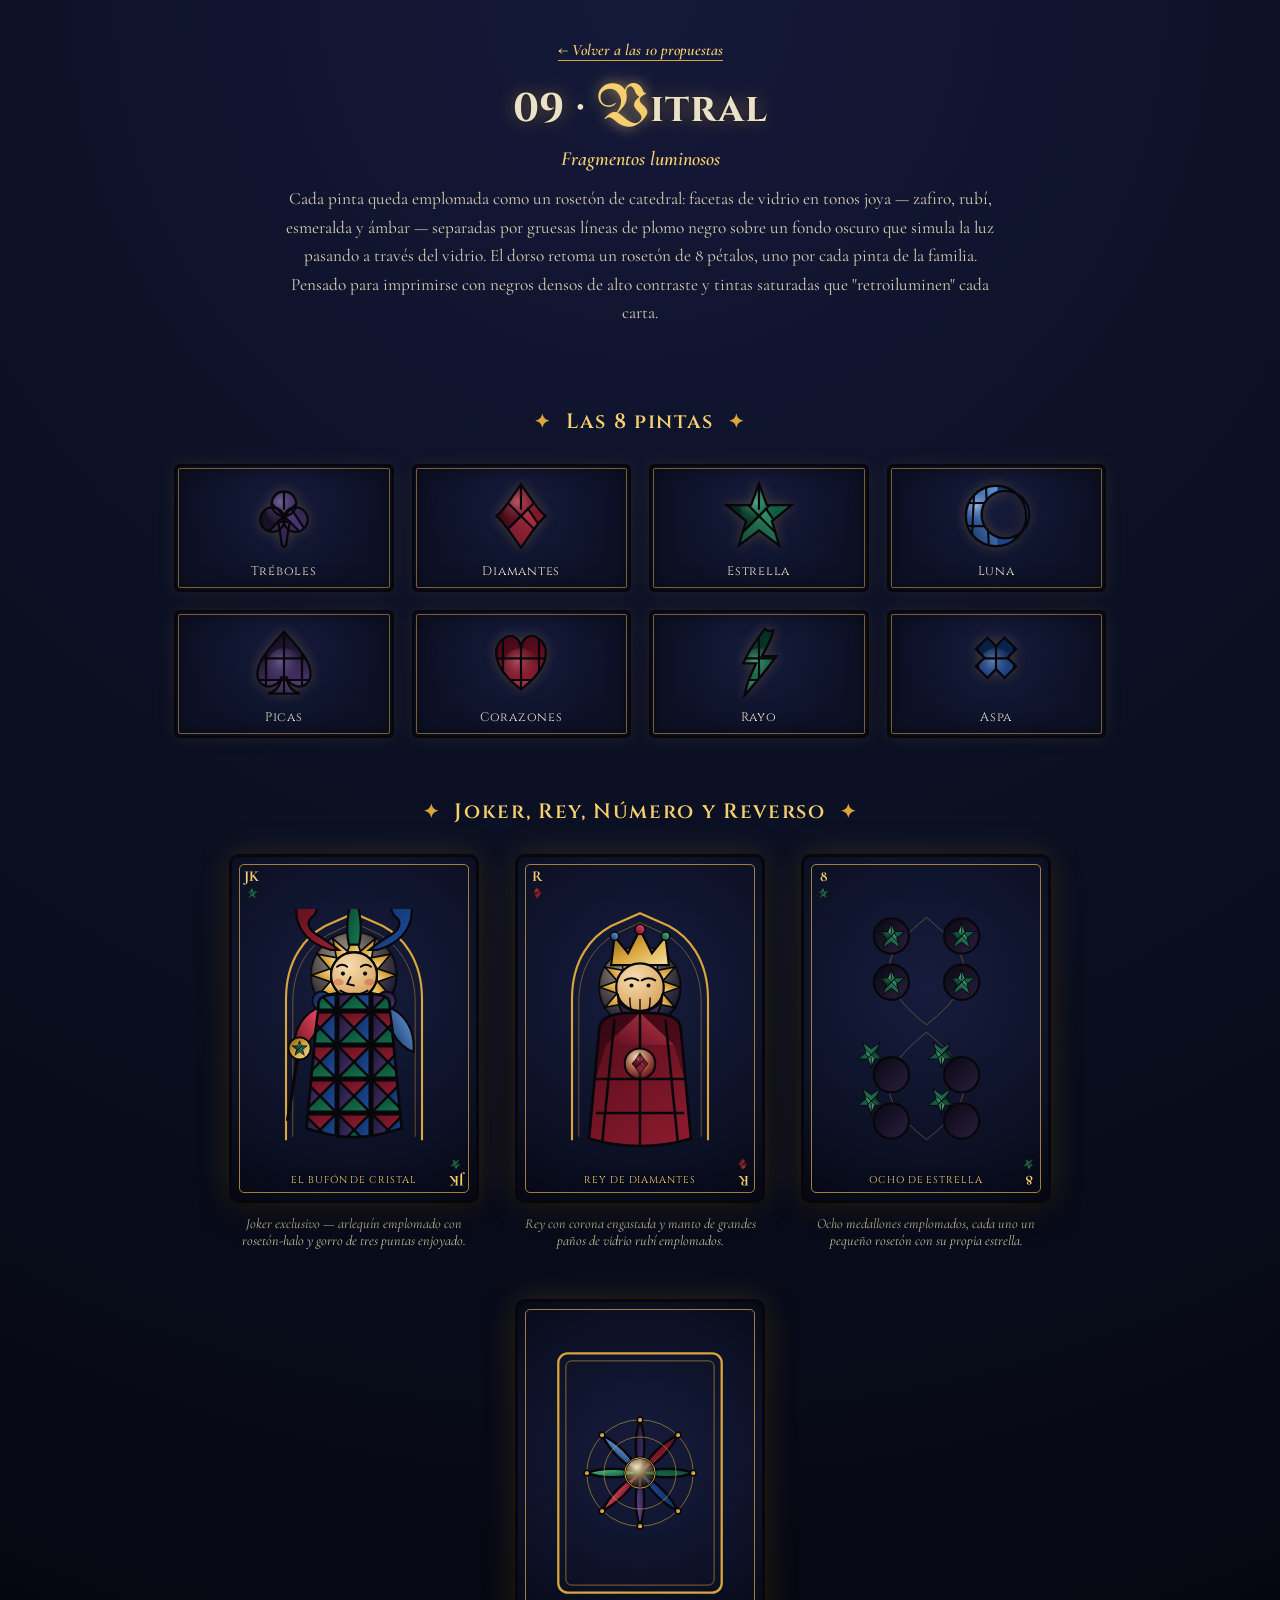
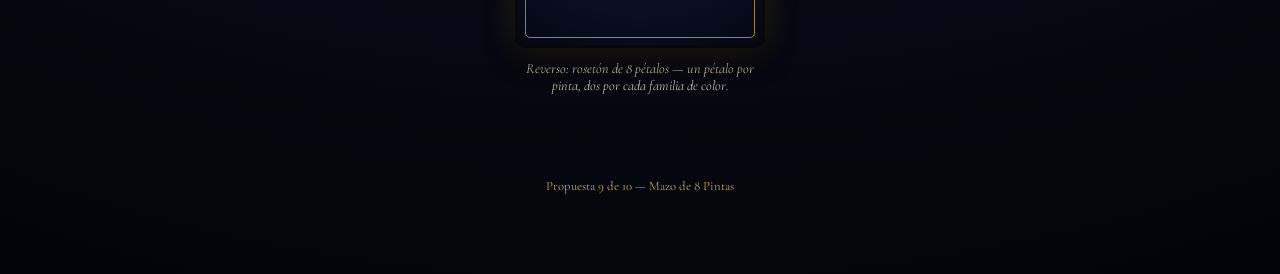
<file: styles/09-vitral/index.html>
<!doctype html>
<html lang="es">
<head>
<meta charset="utf-8">
<meta name="viewport" content="width=device-width, initial-scale=1">
<title>Propuesta 09 · Vitral — Mazo de 8 Pintas</title>
<link rel="preconnect" href="https://fonts.googleapis.com">
<link rel="preconnect" href="https://fonts.gstatic.com" crossorigin>
<link href="https://fonts.googleapis.com/css2?family=Cinzel:wght@500;700;900&family=Cormorant+Garamond:ital,wght@0,400;0,600;0,700;1,500&family=UnifrakturMaguntia&display=swap" rel="stylesheet">
<style>
  :root{
    --cream:#070a16;
    --cream-dark:#0c1126;
    --ink:#e9e1c8;
    --gold:#d9a53c;
    --gold-light:#f6cf6e;
    --black:#39285c;
    --red:#c4283f;
    --green:#1f9e68;
    --blue:#2f72c0;
    --lead:#07070b;
  }
  *{box-sizing:border-box;}
  body{
    margin:0;
    background:
      radial-gradient(circle at 50% 0%, #15193a 0%, var(--cream-dark) 35%, var(--cream) 75%, #03040a 100%);
    font-family:'Cormorant Garamond', serif;
    color:var(--ink);
    padding-bottom:80px;
  }
  header{
    max-width:1100px;
    margin:0 auto;
    padding:40px 24px 20px;
    text-align:center;
  }
  .back-link{
    display:inline-block;
    margin-bottom:18px;
    font-family:'Cormorant Garamond',serif;
    font-style:italic;
    font-weight:600;
    color:var(--gold-light);
    text-decoration:none;
    border-bottom:1px solid var(--gold);
  }
  h1{
    font-family:'Cinzel', serif;
    font-weight:700;
    font-size:2.5rem;
    margin:0 0 6px;
    color:var(--ink);
    text-shadow:0 0 18px rgba(217,165,60,.45), 0 0 2px rgba(0,0,0,.8);
    letter-spacing:.02em;
  }
  h1 .frak{
    font-family:'UnifrakturMaguntia', cursive;
    font-size:1.5em;
    font-weight:400;
    color:var(--gold-light);
    text-shadow:0 0 14px rgba(246,207,110,.7);
    vertical-align:-0.08em;
  }
  .tagline{
    font-style:italic;
    color:var(--gold-light);
    font-size:1.25rem;
    margin:0 0 14px;
    font-weight:600;
  }
  .desc{
    max-width:720px;
    margin:0 auto;
    line-height:1.65;
    font-size:1.08rem;
    color:#d8cfb2;
  }
  h2.section-title{
    text-align:center;
    font-family:'Cinzel', serif;
    font-weight:600;
    font-size:1.3rem;
    margin:60px 0 28px;
    letter-spacing:.08em;
    color:var(--gold-light);
  }
  h2.section-title:before, h2.section-title:after{
    content:"✦";
    color:var(--gold);
    margin:0 14px;
    font-size:.9em;
  }

  /* ---- Suit grid ---- */
  .suit-grid{
    max-width:980px;
    margin:0 auto;
    display:grid;
    grid-template-columns:repeat(4, 1fr);
    gap:18px;
    padding:0 24px;
  }
  .suit-card{
    background:
      radial-gradient(circle at 50% 30%, #161b3c 0%, var(--cream-dark) 70%);
    border:2px solid var(--lead);
    outline:1px solid rgba(217,165,60,.55);
    outline-offset:-5px;
    border-radius:6px;
    padding:14px 10px 10px;
    text-align:center;
    box-shadow:0 0 18px rgba(217,165,60,.1), inset 0 0 20px rgba(0,0,0,.6);
  }
  .suit-card svg{width:72px;height:72px;filter:drop-shadow(0 0 6px rgba(217,165,60,.25));}
  .suit-name{
    display:block;
    margin-top:6px;
    font-family:'Cinzel', serif;
    font-size:.78rem;
    letter-spacing:.06em;
    color:var(--ink);
  }

  /* ---- Cards section ---- */
  .cards-row{
    max-width:1100px;
    margin:0 auto;
    display:flex;
    flex-wrap:wrap;
    justify-content:center;
    gap:36px;
    padding:0 24px;
  }
  .playing-card{
    width:250px;
    aspect-ratio:63/88;
    background:
      radial-gradient(circle at 50% 38%, #171c3e 0%, var(--cream-dark) 65%, #050713 100%);
    border:3px solid var(--lead);
    border-radius:10px;
    position:relative;
    box-shadow:0 0 34px rgba(217,165,60,.18), 0 10px 26px rgba(0,0,0,.55);
    overflow:hidden;
  }
  .playing-card:before{
    content:"";
    position:absolute;
    inset:7px;
    border:1.5px solid var(--gold);
    border-radius:5px;
    pointer-events:none;
    opacity:.75;
  }
  .corner{
    position:absolute;
    font-family:'Cormorant Garamond',serif;
    font-weight:700;
    font-size:.95rem;
    text-align:center;
    line-height:1;
    color:var(--gold-light);
    z-index:2;
  }
  .corner svg{width:16px;height:16px;display:block;margin:2px auto 0;}
  .corner.tl{top:12px;left:12px;}
  .corner.br{bottom:12px;right:12px;transform:rotate(180deg);}
  .card-figure{
    position:absolute;
    inset:0;
    display:flex;
    align-items:center;
    justify-content:center;
  }
  .card-label{
    position:absolute;
    bottom:13px;
    left:0;right:0;
    text-align:center;
    font-family:'Cinzel', serif;
    font-size:.62rem;
    letter-spacing:.1em;
    color:var(--gold-light);
    z-index:2;
    text-shadow:0 0 6px rgba(0,0,0,.9);
  }
  .card-caption{
    text-align:center;
    margin-top:12px;
    font-size:.88rem;
    color:#cbbf9c;
    font-style:italic;
    max-width:250px;
  }
  .card-block{display:flex;flex-direction:column;align-items:center;}

  footer{
    text-align:center;
    margin-top:70px;
    font-size:.8rem;
    color:var(--gold);
  }
</style>
</head>
<body>

<header>
  <a class="back-link" href="../../index.html">← Volver a las 10 propuestas</a>
  <h1>09 · <span class="frak">V</span>itral</h1>
  <p class="tagline">Fragmentos luminosos</p>
  <p class="desc">Cada pinta queda emplomada como un rosetón de catedral: facetas de vidrio en tonos joya — zafiro, rubí, esmeralda y ámbar — separadas por gruesas líneas de plomo negro sobre un fondo oscuro que simula la luz pasando a través del vidrio. El dorso retoma un rosetón de 8 pétalos, uno por cada pinta de la familia. Pensado para imprimirse con negros densos de alto contraste y tintas saturadas que "retroiluminen" cada carta.</p>
</header>

<h2 class="section-title">Las 8 pintas</h2>
<div class="suit-grid">

  <div class="suit-card">
    <svg viewBox="0 0 100 100"><use href="#v-club"/></svg>
    <span class="suit-name">Tréboles</span>
  </div>
  <div class="suit-card">
    <svg viewBox="0 0 100 100"><use href="#v-diamond"/></svg>
    <span class="suit-name">Diamantes</span>
  </div>
  <div class="suit-card">
    <svg viewBox="0 0 100 100"><use href="#v-star"/></svg>
    <span class="suit-name">Estrella</span>
  </div>
  <div class="suit-card">
    <svg viewBox="0 0 100 100"><use href="#v-moon"/></svg>
    <span class="suit-name">Luna</span>
  </div>
  <div class="suit-card">
    <svg viewBox="0 0 100 100"><use href="#v-spade"/></svg>
    <span class="suit-name">Picas</span>
  </div>
  <div class="suit-card">
    <svg viewBox="0 0 100 100"><use href="#v-heart"/></svg>
    <span class="suit-name">Corazones</span>
  </div>
  <div class="suit-card">
    <svg viewBox="0 0 100 100"><use href="#v-bolt"/></svg>
    <span class="suit-name">Rayo</span>
  </div>
  <div class="suit-card">
    <svg viewBox="0 0 100 100"><use href="#v-cross"/></svg>
    <span class="suit-name">Aspa</span>
  </div>

</div>

<!-- shared vitral defs: gradients, patterns, suit symbols, figure parts -->
<svg width="0" height="0" style="position:absolute">
<defs>

  <!-- ===== jewel-tone gradients, 4 families ===== -->
  <linearGradient id="g-black-a" x1="0" y1="0" x2="1" y2="1"><stop offset="0" stop-color="#1b1430"/><stop offset="1" stop-color="#4a3570"/></linearGradient>
  <linearGradient id="g-black-b" x1="0" y1="0" x2="1" y2="1"><stop offset="0" stop-color="#0a0714"/><stop offset="1" stop-color="#2a1f3d"/></linearGradient>
  <linearGradient id="g-black-c" x1="0" y1="1" x2="1" y2="0"><stop offset="0" stop-color="#241a3d"/><stop offset="1" stop-color="#6b4a9e"/></linearGradient>
  <radialGradient id="g-black-hl" cx=".4" cy=".35" r=".65"><stop offset="0" stop-color="#b79eea" stop-opacity=".9"/><stop offset="1" stop-color="#6b4a9e" stop-opacity="0"/></radialGradient>

  <linearGradient id="g-red-a" x1="0" y1="0" x2="1" y2="1"><stop offset="0" stop-color="#4a0712" stop-opacity=".2"/><stop offset="0" stop-color="#5c0f1e"/><stop offset="1" stop-color="#9c1f33"/></linearGradient>
  <linearGradient id="g-red-b" x1="0" y1="0" x2="1" y2="1"><stop offset="0" stop-color="#2e0510"/><stop offset="1" stop-color="#6b1020"/></linearGradient>
  <linearGradient id="g-red-c" x1="0" y1="1" x2="1" y2="0"><stop offset="0" stop-color="#6b1020"/><stop offset="1" stop-color="#e84b63"/></linearGradient>
  <radialGradient id="g-red-hl" cx=".4" cy=".35" r=".65"><stop offset="0" stop-color="#ff9aab" stop-opacity=".9"/><stop offset="1" stop-color="#9c1f33" stop-opacity="0"/></radialGradient>

  <linearGradient id="g-green-a" x1="0" y1="0" x2="1" y2="1"><stop offset="0" stop-color="#0a4330"/><stop offset="1" stop-color="#157a52"/></linearGradient>
  <linearGradient id="g-green-b" x1="0" y1="0" x2="1" y2="1"><stop offset="0" stop-color="#042018"/><stop offset="1" stop-color="#0a4330"/></linearGradient>
  <linearGradient id="g-green-c" x1="0" y1="1" x2="1" y2="0"><stop offset="0" stop-color="#0a4330"/><stop offset="1" stop-color="#4fcb94"/></linearGradient>
  <radialGradient id="g-green-hl" cx=".4" cy=".35" r=".65"><stop offset="0" stop-color="#a7f4cf" stop-opacity=".9"/><stop offset="1" stop-color="#157a52" stop-opacity="0"/></radialGradient>

  <linearGradient id="g-blue-a" x1="0" y1="0" x2="1" y2="1"><stop offset="0" stop-color="#0f2a5c"/><stop offset="1" stop-color="#1f4f9e"/></linearGradient>
  <linearGradient id="g-blue-b" x1="0" y1="0" x2="1" y2="1"><stop offset="0" stop-color="#06142e"/><stop offset="1" stop-color="#0f2a5c"/></linearGradient>
  <linearGradient id="g-blue-c" x1="0" y1="1" x2="1" y2="0"><stop offset="0" stop-color="#0f2a5c"/><stop offset="1" stop-color="#6fa8e8"/></linearGradient>
  <radialGradient id="g-blue-hl" cx=".4" cy=".35" r=".65"><stop offset="0" stop-color="#bddcff" stop-opacity=".9"/><stop offset="1" stop-color="#1f4f9e" stop-opacity="0"/></radialGradient>

  <linearGradient id="g-gold-a" x1="0" y1="0" x2="1" y2="1"><stop offset="0" stop-color="#7a5a12"/><stop offset=".5" stop-color="#d9a53c"/><stop offset="1" stop-color="#f6e2a0"/></linearGradient>
  <radialGradient id="g-gold-hl" cx=".4" cy=".3" r=".7"><stop offset="0" stop-color="#fff3cf" stop-opacity=".95"/><stop offset="1" stop-color="#d9a53c" stop-opacity="0"/></radialGradient>
  <radialGradient id="g-skin" cx=".38" cy=".3" r=".75"><stop offset="0" stop-color="#f6ddb0"/><stop offset="1" stop-color="#d9a35c"/></radialGradient>

  <!-- harlequin diamond pattern for joker costume -->
  <pattern id="harlequin" width="40" height="40" patternUnits="userSpaceOnUse">
    <rect width="40" height="40" fill="#0a0714"/>
    <polygon points="0,0 40,0 20,20" fill="url(#g-red-a)"/>
    <polygon points="40,0 40,40 20,20" fill="url(#g-blue-a)"/>
    <polygon points="40,40 0,40 20,20" fill="url(#g-green-a)"/>
    <polygon points="0,40 0,0 20,20" fill="url(#g-black-a)"/>
    <g stroke="#07070b" stroke-width="3" fill="none">
      <rect x="1.5" y="1.5" width="37" height="37"/>
      <line x1="0" y1="0" x2="40" y2="40"/>
      <line x1="40" y1="0" x2="0" y2="40"/>
    </g>
  </pattern>

  <!-- rosette halo, reused behind heads -->
  <g id="halo-radiant">
    <circle r="50" fill="none" stroke="#07070b" stroke-width="3"/>
    <circle r="50" fill="url(#g-gold-hl)" opacity=".7"/>
    <g fill="url(#g-gold-a)" stroke="#07070b" stroke-width="2">
      <polygon points="0,-50 8,-27 -8,-27" transform="rotate(0)"/>
      <polygon points="0,-50 8,-27 -8,-27" transform="rotate(30)"/>
      <polygon points="0,-50 8,-27 -8,-27" transform="rotate(60)"/>
      <polygon points="0,-50 8,-27 -8,-27" transform="rotate(90)"/>
      <polygon points="0,-50 8,-27 -8,-27" transform="rotate(120)"/>
      <polygon points="0,-50 8,-27 -8,-27" transform="rotate(150)"/>
      <polygon points="0,-50 8,-27 -8,-27" transform="rotate(180)"/>
      <polygon points="0,-50 8,-27 -8,-27" transform="rotate(210)"/>
      <polygon points="0,-50 8,-27 -8,-27" transform="rotate(240)"/>
      <polygon points="0,-50 8,-27 -8,-27" transform="rotate(270)"/>
      <polygon points="0,-50 8,-27 -8,-27" transform="rotate(300)"/>
      <polygon points="0,-50 8,-27 -8,-27" transform="rotate(330)"/>
    </g>
    <circle r="27" fill="none" stroke="#07070b" stroke-width="2.5"/>
    <circle r="27" fill="none" stroke="var(--gold)" stroke-width="1" opacity=".7"/>
  </g>

  <!-- gothic pointed-arch frame, reused for joker & king -->
  <path id="gothic-arch" d="M20,272 L20,106 C20,58 44,32 66,20 L100,5 L134,20 C156,32 180,58 180,106 L180,272"
        fill="none" stroke="var(--gold)" stroke-width="2.5"/>
  <path id="gothic-arch-inner" d="M28,268 L28,110 C28,66 50,42 70,30 L100,16 L130,30 C150,42 172,66 172,110 L172,268"
        fill="none" stroke="var(--gold)" stroke-width="1" opacity=".5"/>

  <!-- ===== facet overlay patterns (two variants reused across the 4 color families) ===== -->
  <g id="facet1-black">
    <rect x="0" y="0" width="100" height="100" fill="url(#g-black-b)"/>
    <polygon points="0,0 100,0 100,100" fill="url(#g-black-a)" opacity=".88"/>
    <polygon points="0,100 100,100 60,40" fill="url(#g-black-c)" opacity=".6"/>
    <circle cx="50" cy="38" r="26" fill="url(#g-black-hl)" opacity=".55"/>
    <g stroke="#07070b" stroke-width="3" fill="none" stroke-linecap="round">
      <line x1="0" y1="0" x2="100" y2="100"/><line x1="100" y1="0" x2="0" y2="100"/>
      <line x1="0" y1="100" x2="60" y2="40"/><line x1="100" y1="100" x2="60" y2="40"/>
      <line x1="50" y1="0" x2="50" y2="40"/>
    </g>
    <g fill="#07070b"><circle cx="50" cy="50" r="2.6"/><circle cx="60" cy="40" r="2.2"/></g>
  </g>
  <g id="facet2-black">
    <rect x="0" y="0" width="100" height="45" fill="url(#g-black-b)"/>
    <rect x="0" y="45" width="100" height="30" fill="url(#g-black-a)" opacity=".92"/>
    <rect x="0" y="75" width="100" height="25" fill="url(#g-black-c)" opacity=".7"/>
    <circle cx="50" cy="55" r="24" fill="url(#g-black-hl)" opacity=".5"/>
    <g stroke="#07070b" stroke-width="3" fill="none" stroke-linecap="round">
      <line x1="0" y1="45" x2="100" y2="45"/><line x1="0" y1="75" x2="100" y2="75"/>
      <line x1="25" y1="0" x2="25" y2="100"/><line x1="75" y1="0" x2="75" y2="100"/><line x1="50" y1="0" x2="50" y2="100"/>
    </g>
    <g fill="#07070b"><circle cx="25" cy="45" r="2.4"/><circle cx="75" cy="45" r="2.4"/><circle cx="50" cy="75" r="2.4"/></g>
  </g>

  <g id="facet1-red">
    <rect x="0" y="0" width="100" height="100" fill="url(#g-red-b)"/>
    <polygon points="0,0 100,0 100,100" fill="url(#g-red-a)" opacity=".88"/>
    <polygon points="0,100 100,100 60,40" fill="url(#g-red-c)" opacity=".6"/>
    <circle cx="50" cy="38" r="26" fill="url(#g-red-hl)" opacity=".55"/>
    <g stroke="#07070b" stroke-width="3" fill="none" stroke-linecap="round">
      <line x1="0" y1="0" x2="100" y2="100"/><line x1="100" y1="0" x2="0" y2="100"/>
      <line x1="0" y1="100" x2="60" y2="40"/><line x1="100" y1="100" x2="60" y2="40"/>
      <line x1="50" y1="0" x2="50" y2="40"/>
    </g>
    <g fill="#07070b"><circle cx="50" cy="50" r="2.6"/><circle cx="60" cy="40" r="2.2"/></g>
  </g>
  <g id="facet2-red">
    <rect x="0" y="0" width="100" height="45" fill="url(#g-red-b)"/>
    <rect x="0" y="45" width="100" height="30" fill="url(#g-red-a)" opacity=".92"/>
    <rect x="0" y="75" width="100" height="25" fill="url(#g-red-c)" opacity=".7"/>
    <circle cx="50" cy="55" r="24" fill="url(#g-red-hl)" opacity=".5"/>
    <g stroke="#07070b" stroke-width="3" fill="none" stroke-linecap="round">
      <line x1="0" y1="45" x2="100" y2="45"/><line x1="0" y1="75" x2="100" y2="75"/>
      <line x1="25" y1="0" x2="25" y2="100"/><line x1="75" y1="0" x2="75" y2="100"/><line x1="50" y1="0" x2="50" y2="100"/>
    </g>
    <g fill="#07070b"><circle cx="25" cy="45" r="2.4"/><circle cx="75" cy="45" r="2.4"/><circle cx="50" cy="75" r="2.4"/></g>
  </g>

  <g id="facet1-green">
    <rect x="0" y="0" width="100" height="100" fill="url(#g-green-b)"/>
    <polygon points="0,0 100,0 100,100" fill="url(#g-green-a)" opacity=".88"/>
    <polygon points="0,100 100,100 60,40" fill="url(#g-green-c)" opacity=".6"/>
    <circle cx="50" cy="38" r="26" fill="url(#g-green-hl)" opacity=".55"/>
    <g stroke="#07070b" stroke-width="3" fill="none" stroke-linecap="round">
      <line x1="0" y1="0" x2="100" y2="100"/><line x1="100" y1="0" x2="0" y2="100"/>
      <line x1="0" y1="100" x2="60" y2="40"/><line x1="100" y1="100" x2="60" y2="40"/>
      <line x1="50" y1="0" x2="50" y2="40"/>
    </g>
    <g fill="#07070b"><circle cx="50" cy="50" r="2.6"/><circle cx="60" cy="40" r="2.2"/></g>
  </g>
  <g id="facet2-green">
    <rect x="0" y="0" width="100" height="45" fill="url(#g-green-b)"/>
    <rect x="0" y="45" width="100" height="30" fill="url(#g-green-a)" opacity=".92"/>
    <rect x="0" y="75" width="100" height="25" fill="url(#g-green-c)" opacity=".7"/>
    <circle cx="50" cy="55" r="24" fill="url(#g-green-hl)" opacity=".5"/>
    <g stroke="#07070b" stroke-width="3" fill="none" stroke-linecap="round">
      <line x1="0" y1="45" x2="100" y2="45"/><line x1="0" y1="75" x2="100" y2="75"/>
      <line x1="25" y1="0" x2="25" y2="100"/><line x1="75" y1="0" x2="75" y2="100"/><line x1="50" y1="0" x2="50" y2="100"/>
    </g>
    <g fill="#07070b"><circle cx="25" cy="45" r="2.4"/><circle cx="75" cy="45" r="2.4"/><circle cx="50" cy="75" r="2.4"/></g>
  </g>

  <g id="facet1-blue">
    <rect x="0" y="0" width="100" height="100" fill="url(#g-blue-b)"/>
    <polygon points="0,0 100,0 100,100" fill="url(#g-blue-a)" opacity=".88"/>
    <polygon points="0,100 100,100 60,40" fill="url(#g-blue-c)" opacity=".6"/>
    <circle cx="50" cy="38" r="26" fill="url(#g-blue-hl)" opacity=".55"/>
    <g stroke="#07070b" stroke-width="3" fill="none" stroke-linecap="round">
      <line x1="0" y1="0" x2="100" y2="100"/><line x1="100" y1="0" x2="0" y2="100"/>
      <line x1="0" y1="100" x2="60" y2="40"/><line x1="100" y1="100" x2="60" y2="40"/>
      <line x1="50" y1="0" x2="50" y2="40"/>
    </g>
    <g fill="#07070b"><circle cx="50" cy="50" r="2.6"/><circle cx="60" cy="40" r="2.2"/></g>
  </g>
  <g id="facet2-blue">
    <rect x="0" y="0" width="100" height="45" fill="url(#g-blue-b)"/>
    <rect x="0" y="45" width="100" height="30" fill="url(#g-blue-a)" opacity=".92"/>
    <rect x="0" y="75" width="100" height="25" fill="url(#g-blue-c)" opacity=".7"/>
    <circle cx="50" cy="55" r="24" fill="url(#g-blue-hl)" opacity=".5"/>
    <g stroke="#07070b" stroke-width="3" fill="none" stroke-linecap="round">
      <line x1="0" y1="45" x2="100" y2="45"/><line x1="0" y1="75" x2="100" y2="75"/>
      <line x1="25" y1="0" x2="25" y2="100"/><line x1="75" y1="0" x2="75" y2="100"/><line x1="50" y1="0" x2="50" y2="100"/>
    </g>
    <g fill="#07070b"><circle cx="25" cy="45" r="2.4"/><circle cx="75" cy="45" r="2.4"/><circle cx="50" cy="75" r="2.4"/></g>
  </g>

  <!-- ===== the 8 suit symbols: canonical silhouette used as clip, filled with faceted glass, leaded outline on top ===== -->

  <g id="v-club">
    <clipPath id="clip-club">
      <circle cx="50" cy="33" r="17"/><circle cx="34" cy="55" r="17"/><circle cx="66" cy="55" r="17"/>
      <path d="M42,58 L58,58 L53,90 Q50,95 47,90 Z"/>
    </clipPath>
    <g clip-path="url(#clip-club)"><use href="#facet1-black"/></g>
    <g fill="none" stroke="#07070b" stroke-width="3.2">
      <circle cx="50" cy="33" r="17"/><circle cx="34" cy="55" r="17"/><circle cx="66" cy="55" r="17"/>
      <path d="M42,58 L58,58 L53,90 Q50,95 47,90 Z"/>
    </g>
  </g>

  <g id="v-diamond">
    <clipPath id="clip-diamond"><path d="M50,6 C34,28 28,40 16,50 C28,60 34,72 50,94 C66,72 72,60 84,50 C72,40 66,28 50,6 Z"/></clipPath>
    <g clip-path="url(#clip-diamond)"><use href="#facet1-red"/></g>
    <path d="M50,6 C34,28 28,40 16,50 C28,60 34,72 50,94 C66,72 72,60 84,50 C72,40 66,28 50,6 Z" fill="none" stroke="#07070b" stroke-width="3.2"/>
  </g>

  <g id="v-star">
    <clipPath id="clip-star"><path d="M50,5 L61,35 L95,35 L68,57 L78,91 L50,70 L22,91 L32,57 L5,35 L39,35 Z"/></clipPath>
    <g clip-path="url(#clip-star)"><use href="#facet1-green"/></g>
    <path d="M50,5 L61,35 L95,35 L68,57 L78,91 L50,70 L22,91 L32,57 L5,35 L39,35 Z" fill="none" stroke="#07070b" stroke-width="3.2"/>
  </g>

  <g id="v-moon">
    <clipPath id="clip-moon" clip-rule="evenodd">
      <path d="M50,8 A42,42 0 1,0 50,92 A42,42 0 1,0 50,8 Z
               M63,15 A33,33 0 1,0 63,81 A33,33 0 1,0 63,15 Z"/>
    </clipPath>
    <g clip-path="url(#clip-moon)">
      <rect x="0" y="0" width="100" height="100" fill="url(#g-blue-a)"/>
      <polygon points="8,8 52,8 52,92 8,92" fill="url(#g-blue-c)" opacity=".85"/>
      <circle cx="26" cy="42" r="22" fill="url(#g-blue-hl)" opacity=".8"/>
      <g stroke="#07070b" stroke-width="3" fill="none" stroke-linecap="round">
        <line x1="20" y1="8" x2="16" y2="92"/>
        <line x1="36" y1="8" x2="40" y2="92"/>
        <line x1="6" y1="32" x2="48" y2="32"/>
        <line x1="6" y1="64" x2="48" y2="64"/>
      </g>
      <g fill="#07070b"><circle cx="20" cy="32" r="2.2"/><circle cx="36" cy="32" r="2.2"/><circle cx="18" cy="64" r="2.2"/></g>
    </g>
    <path fill-rule="evenodd" d="M50,8 A42,42 0 1,0 50,92 A42,42 0 1,0 50,8 Z
             M63,15 A33,33 0 1,0 63,81 A33,33 0 1,0 63,15 Z" fill="none" stroke="#07070b" stroke-width="3.2"/>
  </g>

  <g id="v-spade">
    <clipPath id="clip-spade"><path d="M50,8 C24,36 13,52 13,66 C13,80 25,88 37,82 C41,80 45,75 47,70
             C45,84 39,91 28,94 L72,94 C61,91 55,84 53,70
             C55,75 59,80 63,82 C75,88 87,80 87,66 C87,52 76,36 50,8 Z"/></clipPath>
    <g clip-path="url(#clip-spade)"><use href="#facet2-black"/></g>
    <path d="M50,8 C24,36 13,52 13,66 C13,80 25,88 37,82 C41,80 45,75 47,70
             C45,84 39,91 28,94 L72,94 C61,91 55,84 53,70
             C55,75 59,80 63,82 C75,88 87,80 87,66 C87,52 76,36 50,8 Z" fill="none" stroke="#07070b" stroke-width="3.2"/>
  </g>

  <g id="v-heart">
    <clipPath id="clip-heart"><path d="M50,88 C10,58 8,28 28,16 C40,9 50,20 50,32 C50,20 60,9 72,16 C92,28 90,58 50,88 Z"/></clipPath>
    <g clip-path="url(#clip-heart)"><use href="#facet2-red"/></g>
    <path d="M50,88 C10,58 8,28 28,16 C40,9 50,20 50,32 C50,20 60,9 72,16 C92,28 90,58 50,88 Z" fill="none" stroke="#07070b" stroke-width="3.2"/>
  </g>

  <g id="v-bolt">
    <clipPath id="clip-bolt"><path d="M58,4 C44,22 34,38 28,52 C34,52 40,52 46,52 C38,68 32,82 30,96
             C50,74 64,56 74,42 C66,42 60,42 54,42 C62,28 68,16 70,6
             C66,8 62,8 58,4 Z"/></clipPath>
    <g clip-path="url(#clip-bolt)"><use href="#facet2-green"/></g>
    <path d="M58,4 C44,22 34,38 28,52 C34,52 40,52 46,52 C38,68 32,82 30,96
             C50,74 64,56 74,42 C66,42 60,42 54,42 C62,28 68,16 70,6
             C66,8 62,8 58,4 Z" fill="none" stroke="#07070b" stroke-width="3.2"/>
  </g>

  <g id="v-cross">
    <clipPath id="clip-cross"><path d="M22,32 L38,16 L50,28 L62,16 L78,32 L66,44 L78,56 L62,72 L50,60 L38,72 L22,56 L34,44 Z"/></clipPath>
    <g clip-path="url(#clip-cross)"><use href="#facet2-blue"/></g>
    <path d="M22,32 L38,16 L50,28 L62,16 L78,32 L66,44 L78,56 L62,72 L50,60 L38,72 L22,56 L34,44 Z" fill="none" stroke="#07070b" stroke-width="3.2"/>
  </g>

</defs>
</svg>

<h2 class="section-title">Joker, Rey, Número y Reverso</h2>
<div class="cards-row">

  <!-- JOKER -->
  <div class="card-block">
    <div class="playing-card">
      <div class="corner tl">JK<br><svg viewBox="0 0 100 100" style="width:14px;height:14px"><use href="#v-star"/></svg></div>
      <div class="corner br">JK<br><svg viewBox="0 0 100 100" style="width:14px;height:14px"><use href="#v-star"/></svg></div>
      <div class="card-figure">
        <svg viewBox="0 0 200 280" width="170">
          <use href="#gothic-arch"/>
          <use href="#gothic-arch-inner"/>
          <!-- halo -->
          <use href="#halo-radiant" transform="translate(100,78) scale(1)"/>
          <!-- cap points with bells, curling jester horns -->
          <g stroke="#07070b" stroke-width="2.6">
            <path d="M72,48 C50,42 32,26 32,2 C32,-10 42,-16 52,-10 C58,-6 58,4 50,10 C44,15 46,24 56,30 C64,35 72,40 82,48 Z" fill="url(#g-red-a)"/>
            <path d="M94,42 C90,24 92,2 100,-16 C108,2 110,24 106,42 Z" fill="url(#g-green-a)"/>
            <path d="M128,48 C150,42 168,26 168,2 C168,-10 158,-16 148,-10 C142,-6 142,4 150,10 C156,15 154,24 144,30 C136,35 128,40 118,48 Z" fill="url(#g-blue-a)"/>
          </g>
          <g fill="url(#g-gold-a)" stroke="#07070b" stroke-width="1.8">
            <circle cx="44" cy="-10" r="6"/><circle cx="100" cy="-14" r="6"/><circle cx="156" cy="-10" r="6"/>
          </g>
          <!-- head -->
          <circle cx="100" cy="78" r="27" fill="url(#g-skin)" stroke="#07070b" stroke-width="2.6"/>
          <g fill="#c4283f" opacity=".3"><ellipse cx="82" cy="86" rx="6" ry="4"/><ellipse cx="118" cy="86" rx="6" ry="4"/></g>
          <g stroke="#07070b" stroke-width="2.2" fill="none" stroke-linecap="round">
            <path d="M80,68 Q86,63 92,68"/><path d="M108,68 Q114,63 120,68"/>
            <path d="M96,80 L92,88 L100,90"/>
            <path d="M84,96 Q100,106 116,96"/>
          </g>
          <g fill="#07070b"><circle cx="87" cy="76" r="2.4"/><circle cx="113" cy="76" r="2.4"/></g>
          <!-- scalloped collar -->
          <g stroke="#07070b" stroke-width="2.2">
            <circle cx="62" cy="108" r="11" fill="url(#g-blue-a)"/>
            <circle cx="82" cy="114" r="11" fill="url(#g-red-a)"/>
            <circle cx="100" cy="117" r="11" fill="url(#g-gold-a)"/>
            <circle cx="118" cy="114" r="11" fill="url(#g-green-a)"/>
            <circle cx="138" cy="108" r="11" fill="url(#g-black-a)"/>
          </g>
          <!-- harlequin tunic -->
          <path d="M58,112 C58,100 72,100 100,100 C128,100 142,100 142,112 L156,258 C114,272 86,272 44,258 Z"
                fill="url(#harlequin)" stroke="#07070b" stroke-width="3.2"/>
          <!-- sleeves -->
          <path d="M58,116 C40,124 28,142 30,168 C38,166 48,158 54,146 Z" fill="url(#g-red-c)" stroke="#07070b" stroke-width="2.4"/>
          <path d="M142,116 C160,124 172,142 170,168 C162,166 152,158 146,146 Z" fill="url(#g-blue-c)" stroke="#07070b" stroke-width="2.4"/>
          <!-- scepter with star jewel -->
          <path d="M34,172 L22,248" stroke="#07070b" stroke-width="4" stroke-linecap="round"/>
          <circle cx="36" cy="164" r="13" fill="url(#g-gold-a)" stroke="#07070b" stroke-width="2.2"/>
          <g transform="translate(26,154) scale(.2)"><use href="#v-star"/></g>
        </svg>
      </div>
      <div class="card-label">EL BUFÓN DE CRISTAL</div>
    </div>
    <p class="card-caption">Joker exclusivo — arlequín emplomado con rosetón-halo y gorro de tres puntas enjoyado.</p>
  </div>

  <!-- KING -->
  <div class="card-block">
    <div class="playing-card">
      <div class="corner tl">R<br><svg viewBox="0 0 100 100" style="width:14px;height:14px"><use href="#v-diamond"/></svg></div>
      <div class="corner br">R<br><svg viewBox="0 0 100 100" style="width:14px;height:14px"><use href="#v-diamond"/></svg></div>
      <div class="card-figure">
        <svg viewBox="0 0 200 280" width="170">
          <use href="#gothic-arch"/>
          <use href="#gothic-arch-inner"/>
          <use href="#halo-radiant" transform="translate(100,92) scale(.95)"/>
          <!-- jeweled crown -->
          <path d="M66,66 L70,32 L86,52 L100,24 L114,52 L130,32 L134,66 Z"
                fill="url(#g-gold-a)" stroke="#07070b" stroke-width="2.6"/>
          <g stroke="#07070b" stroke-width="1.8">
            <circle cx="100" cy="24" r="6" fill="url(#g-red-c)"/>
            <circle cx="70" cy="32" r="5" fill="url(#g-blue-c)"/>
            <circle cx="130" cy="32" r="5" fill="url(#g-green-c)"/>
          </g>
          <!-- face -->
          <circle cx="100" cy="92" r="28" fill="url(#g-skin)" stroke="#07070b" stroke-width="2.6"/>
          <g stroke="#07070b" stroke-width="2.2" fill="none" stroke-linecap="round">
            <path d="M82,84 Q90,79 98,84"/><path d="M102,84 Q110,79 118,84"/>
          </g>
          <g fill="#07070b"><circle cx="90" cy="90" r="2.3"/><circle cx="110" cy="90" r="2.3"/></g>
          <!-- beard, black family facet -->
          <path d="M74,100 C74,124 86,134 100,134 C114,134 126,124 126,100
                   C126,114 114,120 100,120 C86,120 74,114 74,100 Z"
                fill="url(#g-black-a)" stroke="#07070b" stroke-width="2.4"/>
          <g stroke="#07070b" stroke-width="1.6" fill="none">
            <path d="M88,104 C88,118 92,128 98,132"/>
            <path d="M112,104 C112,118 108,128 102,132"/>
            <path d="M100,106 L100,130"/>
          </g>
          <!-- robe: leaded glass panels, ruby family with gold trim -->
          <g>
            <clipPath id="clip-king-robe">
              <path d="M52,142 C52,126 70,122 100,122 C130,122 148,126 148,142
                       L160,270 C120,282 80,282 40,270 Z"/>
            </clipPath>
            <g clip-path="url(#clip-king-robe)">
              <rect x="20" y="110" width="160" height="180" fill="url(#g-red-b)"/>
              <polygon points="20,290 180,290 140,160 60,160" fill="url(#g-red-a)" opacity=".85"/>
              <polygon points="60,160 140,160 100,122" fill="url(#g-red-c)" opacity=".7"/>
              <g stroke="#07070b" stroke-width="3" fill="none">
                <line x1="100" y1="122" x2="100" y2="290"/>
                <line x1="70" y1="130" x2="55" y2="280"/>
                <line x1="130" y1="130" x2="145" y2="280"/>
                <line x1="40" y1="200" x2="160" y2="200"/>
                <line x1="48" y1="240" x2="152" y2="240"/>
              </g>
            </g>
          </g>
          <path d="M52,142 C52,126 70,122 100,122 C130,122 148,126 148,142
                   L160,270 C120,282 80,282 40,270 Z" fill="none" stroke="#07070b" stroke-width="3.2"/>
          <!-- diamond emblem -->
          <circle cx="100" cy="182" r="18" fill="url(#g-gold-hl)" stroke="#07070b" stroke-width="2.4"/>
          <g transform="translate(86,168) scale(.28)"><use href="#v-diamond"/></g>
        </svg>
      </div>
      <div class="card-label">REY DE DIAMANTES</div>
    </div>
    <p class="card-caption">Rey con corona engastada y manto de grandes paños de vidrio rubí emplomados.</p>
  </div>

  <!-- NUMBER CARD -->
  <div class="card-block">
    <div class="playing-card">
      <div class="corner tl">8<br><svg viewBox="0 0 100 100" style="width:14px;height:14px"><use href="#v-star"/></svg></div>
      <div class="corner br">8<br><svg viewBox="0 0 100 100" style="width:14px;height:14px"><use href="#v-star"/></svg></div>
      <div class="card-figure">
        <svg viewBox="0 0 200 280" width="185">
          <path d="M100,20 C56,56 36,86 100,136 C164,86 144,56 100,20"
                fill="none" stroke="var(--gold)" stroke-width="1" opacity=".4"/>
          <path d="M100,144 C56,180 36,210 100,260 C164,210 144,180 100,144"
                fill="none" stroke="var(--gold)" stroke-width="1" opacity=".4"/>
          <g>
            <circle cx="62" cy="40" r="19" fill="url(#g-black-b)" stroke="#07070b" stroke-width="2.4"/>
            <g transform="translate(46,24) scale(.32)"><use href="#v-star"/></g>
          </g>
          <g>
            <circle cx="138" cy="40" r="19" fill="url(#g-black-b)" stroke="#07070b" stroke-width="2.4"/>
            <g transform="translate(122,24) scale(.32)"><use href="#v-star"/></g>
          </g>
          <g>
            <circle cx="62" cy="90" r="19" fill="url(#g-black-b)" stroke="#07070b" stroke-width="2.4"/>
            <g transform="translate(46,74) scale(.32)"><use href="#v-star"/></g>
          </g>
          <g>
            <circle cx="138" cy="90" r="19" fill="url(#g-black-b)" stroke="#07070b" stroke-width="2.4"/>
            <g transform="translate(122,74) scale(.32)"><use href="#v-star"/></g>
          </g>
          <g>
            <circle cx="62" cy="190" r="19" fill="url(#g-black-b)" stroke="#07070b" stroke-width="2.4"/>
            <g transform="translate(46,174) scale(.32) rotate(180,16,16)"><use href="#v-star"/></g>
          </g>
          <g>
            <circle cx="138" cy="190" r="19" fill="url(#g-black-b)" stroke="#07070b" stroke-width="2.4"/>
            <g transform="translate(122,174) scale(.32) rotate(180,16,16)"><use href="#v-star"/></g>
          </g>
          <g>
            <circle cx="62" cy="240" r="19" fill="url(#g-black-b)" stroke="#07070b" stroke-width="2.4"/>
            <g transform="translate(46,224) scale(.32) rotate(180,16,16)"><use href="#v-star"/></g>
          </g>
          <g>
            <circle cx="138" cy="240" r="19" fill="url(#g-black-b)" stroke="#07070b" stroke-width="2.4"/>
            <g transform="translate(122,224) scale(.32) rotate(180,16,16)"><use href="#v-star"/></g>
          </g>
        </svg>
      </div>
      <div class="card-label">OCHO DE ESTRELLA</div>
    </div>
    <p class="card-caption">Ocho medallones emplomados, cada uno un pequeño rosetón con su propia estrella.</p>
  </div>

  <!-- BACK -->
  <div class="card-block">
    <div class="playing-card" style="background:radial-gradient(circle at 50% 45%, #171c3e 0%, var(--cream-dark) 60%, #040611 100%);">
      <div class="card-figure">
        <svg viewBox="0 0 200 280" width="190">
          <rect x="14" y="14" width="172" height="252" rx="10" fill="none" stroke="var(--gold)" stroke-width="2.4"/>
          <rect x="22" y="22" width="156" height="236" rx="6" fill="none" stroke="var(--gold)" stroke-width="1" opacity=".6"/>
          <g transform="translate(100,140)">
            <!-- 8-petal rose window, one color per suit around the circle -->
            <g stroke="#07070b" stroke-width="2.6">
              <path d="M0,0 C6,-18 6,-40 0,-56 C-6,-40 -6,-18 0,0 Z" fill="url(#g-black-a)" transform="rotate(0)"/>
              <path d="M0,0 C6,-18 6,-40 0,-56 C-6,-40 -6,-18 0,0 Z" fill="url(#g-red-a)" transform="rotate(45)"/>
              <path d="M0,0 C6,-18 6,-40 0,-56 C-6,-40 -6,-18 0,0 Z" fill="url(#g-green-a)" transform="rotate(90)"/>
              <path d="M0,0 C6,-18 6,-40 0,-56 C-6,-40 -6,-18 0,0 Z" fill="url(#g-blue-a)" transform="rotate(135)"/>
              <path d="M0,0 C6,-18 6,-40 0,-56 C-6,-40 -6,-18 0,0 Z" fill="url(#g-black-c)" transform="rotate(180)"/>
              <path d="M0,0 C6,-18 6,-40 0,-56 C-6,-40 -6,-18 0,0 Z" fill="url(#g-red-c)" transform="rotate(225)"/>
              <path d="M0,0 C6,-18 6,-40 0,-56 C-6,-40 -6,-18 0,0 Z" fill="url(#g-green-c)" transform="rotate(270)"/>
              <path d="M0,0 C6,-18 6,-40 0,-56 C-6,-40 -6,-18 0,0 Z" fill="url(#g-blue-c)" transform="rotate(315)"/>
            </g>
            <g fill="none" stroke="var(--gold)" stroke-width="1" opacity=".6">
              <circle r="56"/><circle r="38"/>
            </g>
            <g fill="url(#g-gold-a)" stroke="#07070b" stroke-width="1.6">
              <circle cx="0" cy="-56" r="3"/><circle cx="40" cy="-40" r="3"/><circle cx="56" cy="0" r="3"/>
              <circle cx="40" cy="40" r="3"/><circle cx="0" cy="56" r="3"/><circle cx="-40" cy="40" r="3"/>
              <circle cx="-56" cy="0" r="3"/><circle cx="-40" cy="-40" r="3"/>
            </g>
            <circle r="16" fill="url(#g-gold-hl)" stroke="#07070b" stroke-width="2.6"/>
            <circle r="16" fill="none" stroke="var(--gold)" stroke-width="1"/>
          </g>
        </svg>
      </div>
    </div>
    <p class="card-caption">Reverso: rosetón de 8 pétalos — un pétalo por pinta, dos por cada familia de color.</p>
  </div>

</div>

<footer>Propuesta 9 de 10 — Mazo de 8 Pintas</footer>
</body>
</html>
</file>
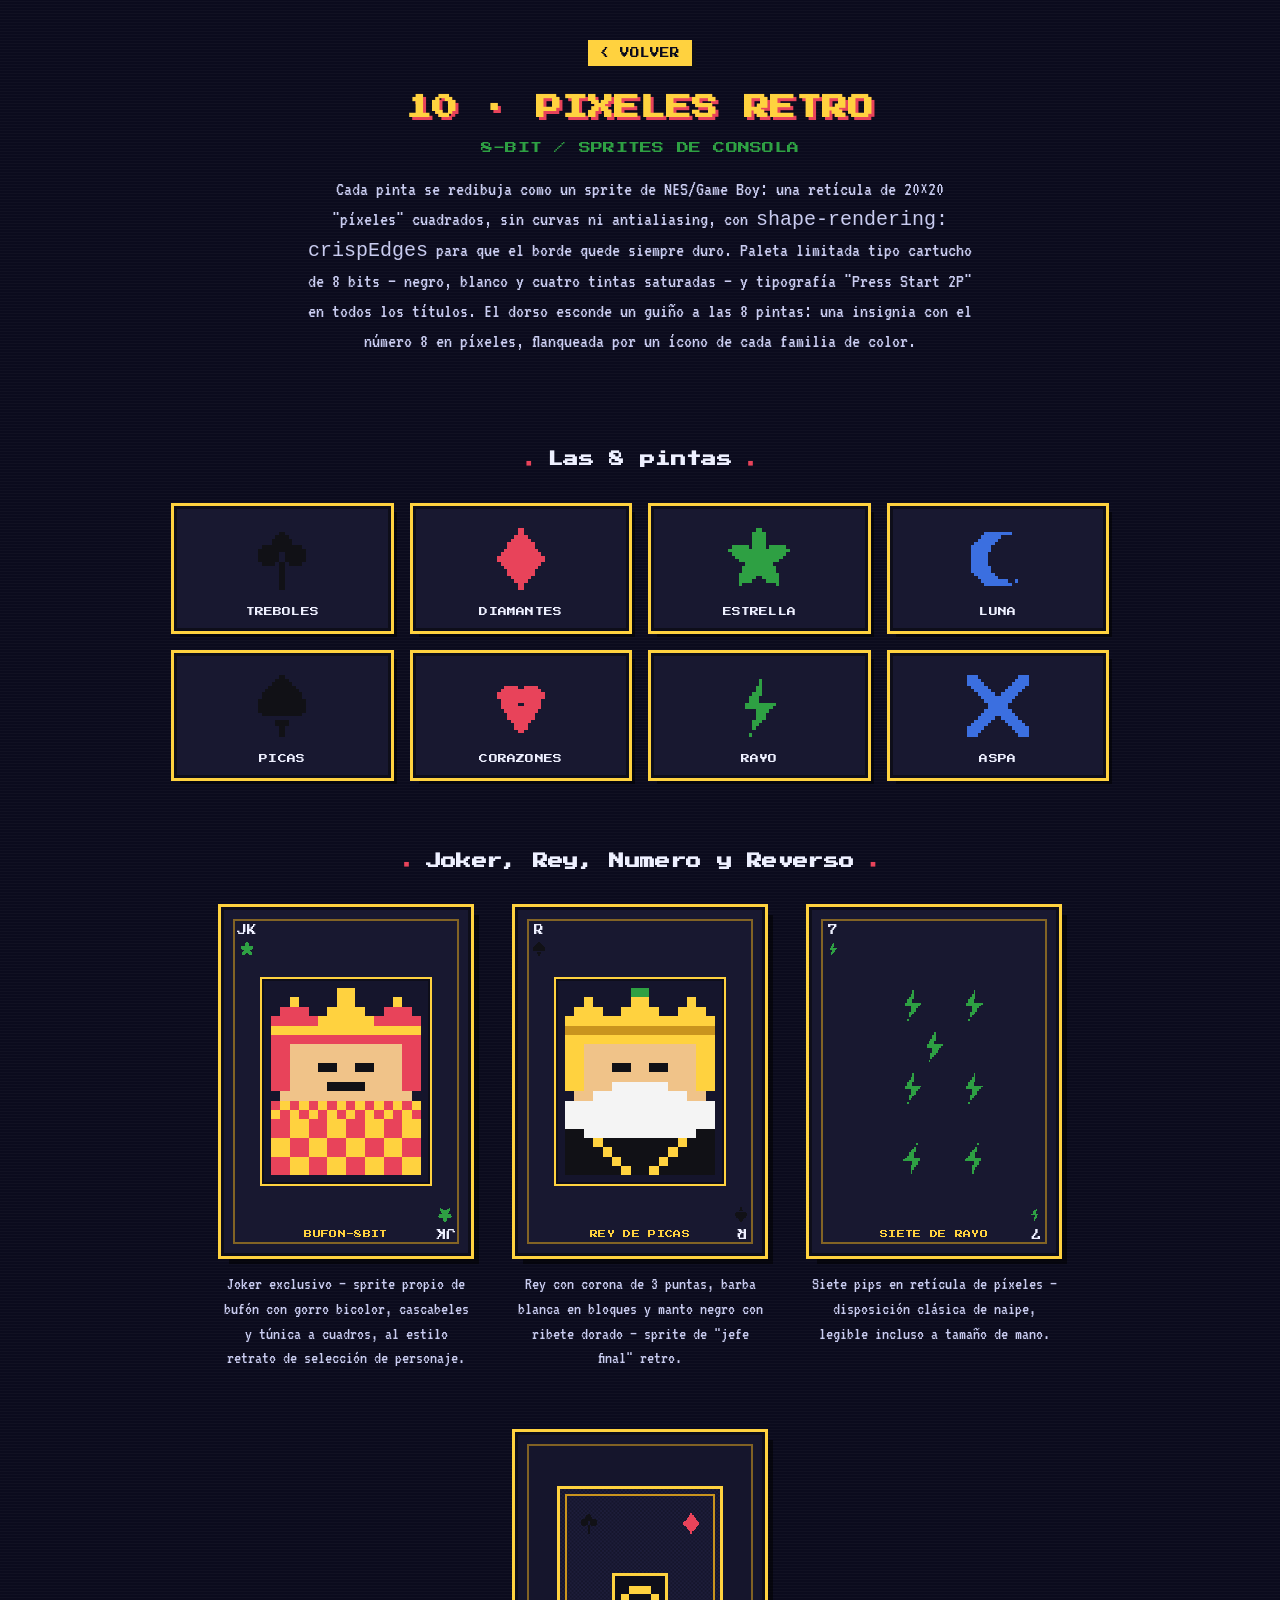
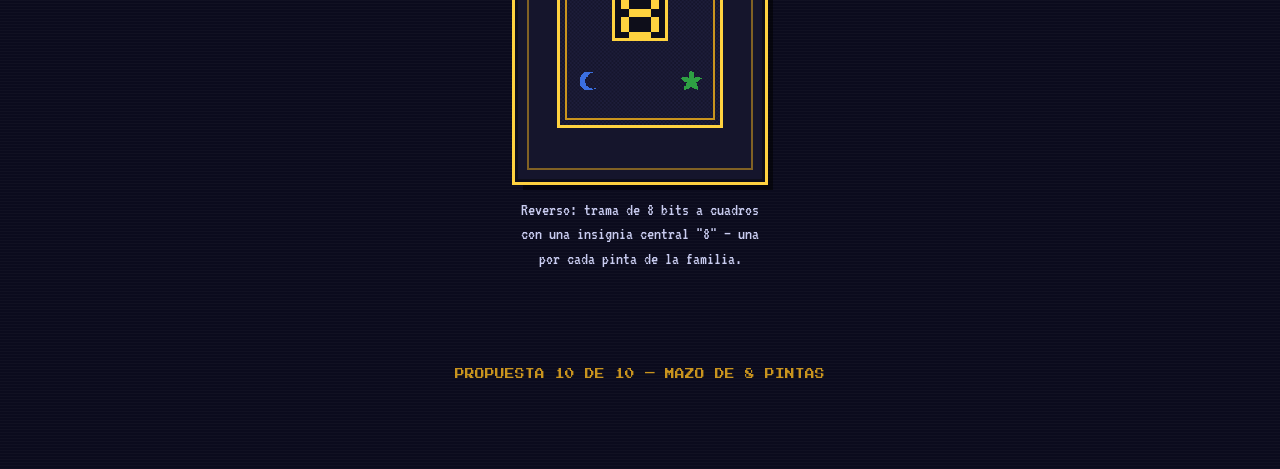
<file: styles/10-pixel-art/index.html>
<!doctype html>
<html lang="es">
<head>
<meta charset="utf-8">
<meta name="viewport" content="width=device-width, initial-scale=1">
<title>Propuesta 10 · Píxeles Retro — Mazo de 8 Pintas</title>
<link rel="preconnect" href="https://fonts.googleapis.com">
<link rel="preconnect" href="https://fonts.gstatic.com" crossorigin>
<link href="https://fonts.googleapis.com/css2?family=Press+Start+2P&family=VT323&display=swap" rel="stylesheet">
<style>
  :root{
    --px-bg:#0b0b1d;
    --px-bg2:#15152c;
    --px-bg3:#1d1d3a;
    --px-panel:#181830;
    --px-ink:#0e0e1a;
    --px-paper:#eef0ff;
    --px-black:#111116;
    --px-red:#e8435a;
    --px-green:#2ea043;
    --px-blue:#3b6fe0;
    --px-gold:#ffd23f;
    --px-gold-dk:#c9941e;
    --px-skin:#f0c389;
    --px-white:#f4f4f4;
  }
  *{box-sizing:border-box;}
  html,body{overflow-x:hidden;}
  body{
    margin:0;
    background:
      repeating-linear-gradient(0deg, rgba(255,255,255,.025) 0px, rgba(255,255,255,.025) 1px, transparent 1px, transparent 3px),
      var(--px-bg);
    font-family:'VT323', monospace;
    color:var(--px-paper);
    padding-bottom:90px;
    font-size:1.15rem;
  }
  svg{shape-rendering:crispEdges;}
  header{
    max-width:1100px;
    margin:0 auto;
    padding:40px 24px 20px;
    text-align:center;
  }
  .back-link{
    display:inline-block;
    margin-bottom:22px;
    font-family:'Press Start 2P', monospace;
    font-size:.6rem;
    color:var(--px-bg);
    text-decoration:none;
    background:var(--px-gold);
    padding:8px 12px;
    box-shadow:4px 4px 0 0 var(--px-ink);
  }
  .back-link:hover{ transform:translate(1px,1px); box-shadow:3px 3px 0 0 var(--px-ink); }
  h1{
    font-family:'Press Start 2P', monospace;
    font-size:1.6rem;
    line-height:1.5;
    margin:0 0 16px;
    color:var(--px-gold);
    text-shadow:3px 3px 0 var(--px-red);
  }
  .tagline{
    font-family:'Press Start 2P', monospace;
    color:var(--px-green);
    font-size:.75rem;
    letter-spacing:.02em;
    margin:0 0 20px;
  }
  .desc{
    max-width:680px;
    margin:0 auto;
    line-height:1.5;
    font-size:1.25rem;
    color:#c9ccf0;
  }
  h2.section-title{
    text-align:center;
    font-family:'Press Start 2P', monospace;
    font-size:.95rem;
    line-height:1.8;
    margin:70px 0 32px;
    letter-spacing:.02em;
    color:var(--px-paper);
  }
  h2.section-title:before, h2.section-title:after{
    content:"■";
    color:var(--px-red);
    margin:0 16px;
    font-size:.6rem;
    vertical-align:middle;
  }

  /* ---- Suit grid ---- */
  .suit-grid{
    max-width:980px;
    margin:0 auto;
    display:grid;
    grid-template-columns:repeat(4, 1fr);
    gap:22px;
    padding:0 24px;
  }
  .suit-card{
    background:var(--px-panel);
    border:3px solid var(--px-ink);
    box-shadow:0 0 0 3px var(--px-gold), 6px 6px 0 0 rgba(0,0,0,.55);
    border-radius:0;
    padding:16px 10px 12px;
    text-align:center;
  }
  .suit-card svg{width:68px;height:68px;image-rendering:pixelated;}
  .suit-name{
    display:block;
    margin-top:10px;
    font-family:'Press Start 2P', monospace;
    font-size:.55rem;
    letter-spacing:.02em;
    color:var(--px-paper);
  }

  /* ---- Cards section ---- */
  .cards-row{
    max-width:1100px;
    margin:0 auto;
    display:flex;
    flex-wrap:wrap;
    justify-content:center;
    gap:44px;
    padding:0 24px;
  }
  .playing-card{
    width:250px;
    aspect-ratio:63/88;
    background:var(--px-panel);
    border:3px solid var(--px-ink);
    border-radius:0;
    position:relative;
    box-shadow:0 0 0 3px var(--px-gold), 8px 8px 0 0 rgba(0,0,0,.55);
    overflow:hidden;
  }
  .playing-card:before{
    content:"";
    position:absolute;
    inset:9px;
    border:2px solid var(--px-gold-dk);
    pointer-events:none;
    opacity:.6;
  }
  .corner{
    position:absolute;
    font-family:'Press Start 2P', monospace;
    font-size:.6rem;
    text-align:center;
    line-height:1.6;
    color:var(--px-paper);
    z-index:2;
  }
  .corner svg{width:16px;height:16px;display:block;margin:3px auto 0;image-rendering:pixelated;}
  .corner.tl{top:13px;left:13px;}
  .corner.br{bottom:13px;right:13px;transform:rotate(180deg);}
  .card-figure{
    position:absolute;
    inset:0;
    display:flex;
    align-items:center;
    justify-content:center;
  }
  .card-label{
    position:absolute;
    bottom:15px;
    left:0;right:0;
    text-align:center;
    font-family:'Press Start 2P', monospace;
    font-size:.5rem;
    letter-spacing:.04em;
    color:var(--px-gold);
    z-index:2;
  }
  .card-caption{
    text-align:center;
    margin-top:16px;
    font-size:1.1rem;
    line-height:1.4;
    color:#c9ccf0;
    max-width:250px;
  }
  .card-block{display:flex;flex-direction:column;align-items:center;}

  .sprite-frame{
    background:var(--px-bg2);
    border:2px solid var(--px-ink);
    box-shadow:0 0 0 2px var(--px-gold);
    padding:7px;
    display:flex;
    align-items:center;
    justify-content:center;
  }
  .sprite-frame svg{width:150px;height:187.5px;image-rendering:pixelated;}

  .nameplate{
    position:absolute;
    top:10px; left:0; right:0;
    text-align:center;
    font-family:'Press Start 2P', monospace;
    font-size:.42rem;
    color:var(--px-green);
    z-index:2;
    letter-spacing:.02em;
  }

  footer{
    text-align:center;
    margin-top:80px;
    font-family:'Press Start 2P', monospace;
    font-size:.6rem;
    color:var(--px-gold-dk);
  }
</style>
</head>
<body>

<header>
  <a class="back-link" href="../../index.html">&lt; VOLVER</a>
  <h1>10 · PIXELES RETRO</h1>
  <p class="tagline">8-BIT / SPRITES DE CONSOLA</p>
  <p class="desc">Cada pinta se redibuja como un sprite de NES/Game&nbsp;Boy: una retícula de 20×20 "píxeles" cuadrados, sin curvas ni antialiasing, con <code>shape-rendering: crispEdges</code> para que el borde quede siempre duro. Paleta limitada tipo cartucho de 8 bits — negro, blanco y cuatro tintas saturadas — y tipografía "Press Start 2P" en todos los títulos. El dorso esconde un guiño a las 8 pintas: una insignia con el número 8 en píxeles, flanqueada por un ícono de cada familia de color.</p>
</header>

<h2 class="section-title">Las 8 pintas</h2>
<div class="suit-grid">

  <div class="suit-card">
    <svg viewBox="0 0 20 20"><use href="#px-club"/></svg>
    <span class="suit-name">TREBOLES</span>
  </div>
  <div class="suit-card">
    <svg viewBox="0 0 20 20"><use href="#px-diamond"/></svg>
    <span class="suit-name">DIAMANTES</span>
  </div>
  <div class="suit-card">
    <svg viewBox="0 0 20 20"><use href="#px-star"/></svg>
    <span class="suit-name">ESTRELLA</span>
  </div>
  <div class="suit-card">
    <svg viewBox="0 0 20 20"><use href="#px-moon"/></svg>
    <span class="suit-name">LUNA</span>
  </div>
  <div class="suit-card">
    <svg viewBox="0 0 20 20"><use href="#px-spade"/></svg>
    <span class="suit-name">PICAS</span>
  </div>
  <div class="suit-card">
    <svg viewBox="0 0 20 20"><use href="#px-heart"/></svg>
    <span class="suit-name">CORAZONES</span>
  </div>
  <div class="suit-card">
    <svg viewBox="0 0 20 20"><use href="#px-bolt"/></svg>
    <span class="suit-name">RAYO</span>
  </div>
  <div class="suit-card">
    <svg viewBox="0 0 20 20"><use href="#px-cross"/></svg>
    <span class="suit-name">ASPA</span>
  </div>

</div>

<!-- shared suit / sprite defs -->
<svg width="0" height="0" style="position:absolute">
<defs>

<g id="px-club" fill="var(--px-black)" shape-rendering="crispEdges">
  <rect x="9" y="2" width="2" height="1"/>
  <rect x="8" y="3" width="4" height="1"/>
  <rect x="7" y="4" width="6" height="1"/>
  <rect x="7" y="5" width="6" height="1"/>
  <rect x="4" y="6" width="12" height="1"/>
  <rect x="3" y="7" width="14" height="1"/>
  <rect x="3" y="8" width="6" height="1"/>
  <rect x="11" y="8" width="6" height="1"/>
  <rect x="3" y="9" width="6" height="1"/>
  <rect x="11" y="9" width="6" height="1"/>
  <rect x="3" y="10" width="6" height="1"/>
  <rect x="11" y="10" width="6" height="1"/>
  <rect x="4" y="11" width="4" height="1"/>
  <rect x="9" y="11" width="2" height="1"/>
  <rect x="12" y="11" width="4" height="1"/>
  <rect x="9" y="12" width="2" height="1"/>
  <rect x="9" y="13" width="2" height="1"/>
  <rect x="9" y="14" width="2" height="1"/>
  <rect x="9" y="15" width="2" height="1"/>
  <rect x="9" y="16" width="2" height="1"/>
  <rect x="9" y="17" width="2" height="1"/>
  <rect x="9" y="18" width="2" height="1"/>
</g>

<g id="px-diamond" fill="var(--px-red)" shape-rendering="crispEdges">
  <rect x="9" y="1" width="2" height="1"/>
  <rect x="9" y="2" width="2" height="1"/>
  <rect x="8" y="3" width="4" height="1"/>
  <rect x="7" y="4" width="6" height="1"/>
  <rect x="6" y="5" width="8" height="1"/>
  <rect x="6" y="6" width="8" height="1"/>
  <rect x="5" y="7" width="10" height="1"/>
  <rect x="4" y="8" width="12" height="1"/>
  <rect x="3" y="9" width="14" height="1"/>
  <rect x="3" y="10" width="14" height="1"/>
  <rect x="4" y="11" width="12" height="1"/>
  <rect x="5" y="12" width="10" height="1"/>
  <rect x="6" y="13" width="8" height="1"/>
  <rect x="6" y="14" width="8" height="1"/>
  <rect x="7" y="15" width="6" height="1"/>
  <rect x="8" y="16" width="4" height="1"/>
  <rect x="9" y="17" width="2" height="1"/>
  <rect x="9" y="18" width="2" height="1"/>
</g>

<g id="px-star" fill="var(--px-green)" shape-rendering="crispEdges">
  <rect x="9" y="1" width="2" height="1"/>
  <rect x="8" y="2" width="4" height="1"/>
  <rect x="8" y="3" width="4" height="1"/>
  <rect x="8" y="4" width="4" height="1"/>
  <rect x="8" y="5" width="4" height="1"/>
  <rect x="2" y="6" width="5" height="1"/>
  <rect x="8" y="6" width="4" height="1"/>
  <rect x="13" y="6" width="5" height="1"/>
  <rect x="1" y="7" width="18" height="1"/>
  <rect x="2" y="8" width="16" height="1"/>
  <rect x="3" y="9" width="14" height="1"/>
  <rect x="4" y="10" width="12" height="1"/>
  <rect x="6" y="11" width="8" height="1"/>
  <rect x="5" y="12" width="10" height="1"/>
  <rect x="5" y="13" width="10" height="1"/>
  <rect x="4" y="14" width="12" height="1"/>
  <rect x="4" y="15" width="5" height="1"/>
  <rect x="11" y="15" width="5" height="1"/>
  <rect x="4" y="16" width="4" height="1"/>
  <rect x="12" y="16" width="4" height="1"/>
  <rect x="4" y="17" width="1" height="1"/>
  <rect x="15" y="17" width="1" height="1"/>
</g>

<g id="px-moon" fill="var(--px-blue)" shape-rendering="crispEdges">
  <rect x="6" y="2" width="8" height="1"/>
  <rect x="5" y="3" width="6" height="1"/>
  <rect x="4" y="4" width="6" height="1"/>
  <rect x="3" y="5" width="6" height="1"/>
  <rect x="2" y="6" width="6" height="1"/>
  <rect x="2" y="7" width="6" height="1"/>
  <rect x="2" y="8" width="5" height="1"/>
  <rect x="2" y="9" width="5" height="1"/>
  <rect x="2" y="10" width="5" height="1"/>
  <rect x="2" y="11" width="5" height="1"/>
  <rect x="2" y="12" width="6" height="1"/>
  <rect x="2" y="13" width="6" height="1"/>
  <rect x="3" y="14" width="6" height="1"/>
  <rect x="4" y="15" width="6" height="1"/>
  <rect x="5" y="16" width="8" height="1"/>
  <rect x="15" y="16" width="1" height="1"/>
  <rect x="6" y="17" width="8" height="1"/>
</g>

<g id="px-spade" fill="var(--px-black)" shape-rendering="crispEdges">
  <rect x="9" y="1" width="2" height="1"/>
  <rect x="8" y="2" width="4" height="1"/>
  <rect x="7" y="3" width="6" height="1"/>
  <rect x="6" y="4" width="8" height="1"/>
  <rect x="5" y="5" width="10" height="1"/>
  <rect x="4" y="6" width="12" height="1"/>
  <rect x="4" y="7" width="12" height="1"/>
  <rect x="3" y="8" width="14" height="1"/>
  <rect x="3" y="9" width="14" height="1"/>
  <rect x="3" y="10" width="14" height="1"/>
  <rect x="3" y="11" width="14" height="1"/>
  <rect x="4" y="12" width="12" height="1"/>
  <rect x="8" y="14" width="4" height="1"/>
  <rect x="8" y="15" width="4" height="1"/>
  <rect x="9" y="16" width="2" height="1"/>
  <rect x="9" y="17" width="2" height="1"/>
  <rect x="9" y="18" width="2" height="1"/>
</g>

<g id="px-heart" fill="var(--px-red)" shape-rendering="crispEdges">
  <rect x="5" y="4" width="4" height="1"/>
  <rect x="11" y="4" width="4" height="1"/>
  <rect x="4" y="5" width="12" height="1"/>
  <rect x="3" y="6" width="14" height="1"/>
  <rect x="3" y="7" width="14" height="1"/>
  <rect x="4" y="8" width="12" height="1"/>
  <rect x="4" y="9" width="5" height="1"/>
  <rect x="11" y="9" width="5" height="1"/>
  <rect x="4" y="10" width="12" height="1"/>
  <rect x="5" y="11" width="10" height="1"/>
  <rect x="6" y="12" width="8" height="1"/>
  <rect x="6" y="13" width="8" height="1"/>
  <rect x="7" y="14" width="6" height="1"/>
  <rect x="8" y="15" width="4" height="1"/>
  <rect x="8" y="16" width="4" height="1"/>
  <rect x="9" y="17" width="2" height="1"/>
</g>

<g id="px-bolt" fill="var(--px-green)" shape-rendering="crispEdges">
  <rect x="10" y="2" width="1" height="1"/>
  <rect x="10" y="3" width="1" height="1"/>
  <rect x="9" y="4" width="2" height="1"/>
  <rect x="9" y="5" width="2" height="1"/>
  <rect x="8" y="6" width="3" height="1"/>
  <rect x="7" y="7" width="3" height="1"/>
  <rect x="7" y="8" width="3" height="1"/>
  <rect x="6" y="9" width="9" height="1"/>
  <rect x="6" y="10" width="8" height="1"/>
  <rect x="9" y="11" width="4" height="1"/>
  <rect x="9" y="12" width="3" height="1"/>
  <rect x="9" y="13" width="3" height="1"/>
  <rect x="8" y="14" width="3" height="1"/>
  <rect x="8" y="15" width="2" height="1"/>
  <rect x="8" y="16" width="1" height="1"/>
  <rect x="7" y="18" width="1" height="1"/>
</g>

<g id="px-cross" fill="var(--px-blue)" shape-rendering="crispEdges">
  <rect x="1" y="1" width="3" height="1"/>
  <rect x="16" y="1" width="3" height="1"/>
  <rect x="1" y="2" width="4" height="1"/>
  <rect x="15" y="2" width="4" height="1"/>
  <rect x="1" y="3" width="5" height="1"/>
  <rect x="14" y="3" width="5" height="1"/>
  <rect x="2" y="4" width="5" height="1"/>
  <rect x="13" y="4" width="5" height="1"/>
  <rect x="3" y="5" width="5" height="1"/>
  <rect x="12" y="5" width="5" height="1"/>
  <rect x="4" y="6" width="5" height="1"/>
  <rect x="11" y="6" width="5" height="1"/>
  <rect x="5" y="7" width="10" height="1"/>
  <rect x="6" y="8" width="8" height="1"/>
  <rect x="7" y="9" width="6" height="1"/>
  <rect x="7" y="10" width="6" height="1"/>
  <rect x="6" y="11" width="8" height="1"/>
  <rect x="5" y="12" width="10" height="1"/>
  <rect x="4" y="13" width="5" height="1"/>
  <rect x="11" y="13" width="5" height="1"/>
  <rect x="3" y="14" width="5" height="1"/>
  <rect x="12" y="14" width="5" height="1"/>
  <rect x="2" y="15" width="5" height="1"/>
  <rect x="13" y="15" width="5" height="1"/>
  <rect x="1" y="16" width="5" height="1"/>
  <rect x="14" y="16" width="5" height="1"/>
  <rect x="1" y="17" width="4" height="1"/>
  <rect x="15" y="17" width="4" height="1"/>
  <rect x="1" y="18" width="3" height="1"/>
  <rect x="16" y="18" width="3" height="1"/>
</g>

<!-- JOKER sprite: "BUFÓN-8BIT" — 16x20 grid -->
<g id="px-joker-sprite" shape-rendering="crispEdges">
  <rect x="7" y="0" width="2" height="1" fill="var(--px-gold)"/>
  <rect x="2" y="1" width="1" height="1" fill="var(--px-gold)"/>
  <rect x="13" y="1" width="1" height="1" fill="var(--px-gold)"/>
  <rect x="7" y="1" width="2" height="1" fill="var(--px-gold)"/>
  <rect x="6" y="2" width="4" height="1" fill="var(--px-gold)"/>
  <rect x="5" y="3" width="6" height="1" fill="var(--px-gold)"/>
  <rect x="1" y="2" width="3" height="1" fill="var(--px-red)"/>
  <rect x="12" y="2" width="3" height="1" fill="var(--px-red)"/>
  <rect x="0" y="3" width="5" height="1" fill="var(--px-red)"/>
  <rect x="11" y="3" width="5" height="1" fill="var(--px-red)"/>
  <rect x="0" y="5" width="16" height="1" fill="var(--px-red)"/>
  <rect x="0" y="6" width="2" height="1" fill="var(--px-red)"/>
  <rect x="14" y="6" width="2" height="1" fill="var(--px-red)"/>
  <rect x="0" y="7" width="2" height="1" fill="var(--px-red)"/>
  <rect x="14" y="7" width="2" height="1" fill="var(--px-red)"/>
  <rect x="0" y="8" width="2" height="1" fill="var(--px-red)"/>
  <rect x="14" y="8" width="2" height="1" fill="var(--px-red)"/>
  <rect x="0" y="9" width="2" height="1" fill="var(--px-red)"/>
  <rect x="14" y="9" width="2" height="1" fill="var(--px-red)"/>
  <rect x="0" y="10" width="2" height="1" fill="var(--px-red)"/>
  <rect x="14" y="10" width="2" height="1" fill="var(--px-red)"/>
  <rect x="0" y="4" width="16" height="1" fill="var(--px-gold)"/>
  <rect x="2" y="6" width="12" height="1" fill="var(--px-skin)"/>
  <rect x="2" y="7" width="12" height="1" fill="var(--px-skin)"/>
  <rect x="2" y="8" width="3" height="1" fill="var(--px-skin)"/>
  <rect x="7" y="8" width="2" height="1" fill="var(--px-skin)"/>
  <rect x="11" y="8" width="3" height="1" fill="var(--px-skin)"/>
  <rect x="2" y="9" width="12" height="1" fill="var(--px-skin)"/>
  <rect x="2" y="10" width="4" height="1" fill="var(--px-skin)"/>
  <rect x="10" y="10" width="4" height="1" fill="var(--px-skin)"/>
  <rect x="1" y="11" width="14" height="1" fill="var(--px-skin)"/>
  <rect x="5" y="8" width="2" height="1" fill="var(--px-black)"/>
  <rect x="9" y="8" width="2" height="1" fill="var(--px-black)"/>
  <rect x="6" y="10" width="4" height="1" fill="var(--px-black)"/>
  <rect x="0" y="12" width="1" height="1" fill="var(--px-red)"/>
  <rect x="2" y="12" width="1" height="1" fill="var(--px-red)"/>
  <rect x="4" y="12" width="1" height="1" fill="var(--px-red)"/>
  <rect x="6" y="12" width="1" height="1" fill="var(--px-red)"/>
  <rect x="8" y="12" width="1" height="1" fill="var(--px-red)"/>
  <rect x="10" y="12" width="1" height="1" fill="var(--px-red)"/>
  <rect x="12" y="12" width="1" height="1" fill="var(--px-red)"/>
  <rect x="14" y="12" width="1" height="1" fill="var(--px-red)"/>
  <rect x="1" y="13" width="1" height="1" fill="var(--px-red)"/>
  <rect x="3" y="13" width="1" height="1" fill="var(--px-red)"/>
  <rect x="5" y="13" width="1" height="1" fill="var(--px-red)"/>
  <rect x="7" y="13" width="1" height="1" fill="var(--px-red)"/>
  <rect x="9" y="13" width="1" height="1" fill="var(--px-red)"/>
  <rect x="11" y="13" width="1" height="1" fill="var(--px-red)"/>
  <rect x="13" y="13" width="1" height="1" fill="var(--px-red)"/>
  <rect x="15" y="13" width="1" height="1" fill="var(--px-red)"/>
  <rect x="0" y="14" width="2" height="1" fill="var(--px-red)"/>
  <rect x="4" y="14" width="2" height="1" fill="var(--px-red)"/>
  <rect x="8" y="14" width="2" height="1" fill="var(--px-red)"/>
  <rect x="12" y="14" width="2" height="1" fill="var(--px-red)"/>
  <rect x="0" y="15" width="2" height="1" fill="var(--px-red)"/>
  <rect x="4" y="15" width="2" height="1" fill="var(--px-red)"/>
  <rect x="8" y="15" width="2" height="1" fill="var(--px-red)"/>
  <rect x="12" y="15" width="2" height="1" fill="var(--px-red)"/>
  <rect x="2" y="16" width="2" height="1" fill="var(--px-red)"/>
  <rect x="6" y="16" width="2" height="1" fill="var(--px-red)"/>
  <rect x="10" y="16" width="2" height="1" fill="var(--px-red)"/>
  <rect x="14" y="16" width="2" height="1" fill="var(--px-red)"/>
  <rect x="2" y="17" width="2" height="1" fill="var(--px-red)"/>
  <rect x="6" y="17" width="2" height="1" fill="var(--px-red)"/>
  <rect x="10" y="17" width="2" height="1" fill="var(--px-red)"/>
  <rect x="14" y="17" width="2" height="1" fill="var(--px-red)"/>
  <rect x="0" y="18" width="2" height="1" fill="var(--px-red)"/>
  <rect x="4" y="18" width="2" height="1" fill="var(--px-red)"/>
  <rect x="8" y="18" width="2" height="1" fill="var(--px-red)"/>
  <rect x="12" y="18" width="2" height="1" fill="var(--px-red)"/>
  <rect x="0" y="19" width="2" height="1" fill="var(--px-red)"/>
  <rect x="4" y="19" width="2" height="1" fill="var(--px-red)"/>
  <rect x="8" y="19" width="2" height="1" fill="var(--px-red)"/>
  <rect x="12" y="19" width="2" height="1" fill="var(--px-red)"/>
  <rect x="1" y="12" width="1" height="1" fill="var(--px-gold)"/>
  <rect x="3" y="12" width="1" height="1" fill="var(--px-gold)"/>
  <rect x="5" y="12" width="1" height="1" fill="var(--px-gold)"/>
  <rect x="7" y="12" width="1" height="1" fill="var(--px-gold)"/>
  <rect x="9" y="12" width="1" height="1" fill="var(--px-gold)"/>
  <rect x="11" y="12" width="1" height="1" fill="var(--px-gold)"/>
  <rect x="13" y="12" width="1" height="1" fill="var(--px-gold)"/>
  <rect x="15" y="12" width="1" height="1" fill="var(--px-gold)"/>
  <rect x="0" y="13" width="1" height="1" fill="var(--px-gold)"/>
  <rect x="2" y="13" width="1" height="1" fill="var(--px-gold)"/>
  <rect x="4" y="13" width="1" height="1" fill="var(--px-gold)"/>
  <rect x="6" y="13" width="1" height="1" fill="var(--px-gold)"/>
  <rect x="8" y="13" width="1" height="1" fill="var(--px-gold)"/>
  <rect x="10" y="13" width="1" height="1" fill="var(--px-gold)"/>
  <rect x="12" y="13" width="1" height="1" fill="var(--px-gold)"/>
  <rect x="14" y="13" width="1" height="1" fill="var(--px-gold)"/>
  <rect x="2" y="14" width="2" height="1" fill="var(--px-gold)"/>
  <rect x="6" y="14" width="2" height="1" fill="var(--px-gold)"/>
  <rect x="10" y="14" width="2" height="1" fill="var(--px-gold)"/>
  <rect x="14" y="14" width="2" height="1" fill="var(--px-gold)"/>
  <rect x="2" y="15" width="2" height="1" fill="var(--px-gold)"/>
  <rect x="6" y="15" width="2" height="1" fill="var(--px-gold)"/>
  <rect x="10" y="15" width="2" height="1" fill="var(--px-gold)"/>
  <rect x="14" y="15" width="2" height="1" fill="var(--px-gold)"/>
  <rect x="0" y="16" width="2" height="1" fill="var(--px-gold)"/>
  <rect x="4" y="16" width="2" height="1" fill="var(--px-gold)"/>
  <rect x="8" y="16" width="2" height="1" fill="var(--px-gold)"/>
  <rect x="12" y="16" width="2" height="1" fill="var(--px-gold)"/>
  <rect x="0" y="17" width="2" height="1" fill="var(--px-gold)"/>
  <rect x="4" y="17" width="2" height="1" fill="var(--px-gold)"/>
  <rect x="8" y="17" width="2" height="1" fill="var(--px-gold)"/>
  <rect x="12" y="17" width="2" height="1" fill="var(--px-gold)"/>
  <rect x="2" y="18" width="2" height="1" fill="var(--px-gold)"/>
  <rect x="6" y="18" width="2" height="1" fill="var(--px-gold)"/>
  <rect x="10" y="18" width="2" height="1" fill="var(--px-gold)"/>
  <rect x="14" y="18" width="2" height="1" fill="var(--px-gold)"/>
  <rect x="2" y="19" width="2" height="1" fill="var(--px-gold)"/>
  <rect x="6" y="19" width="2" height="1" fill="var(--px-gold)"/>
  <rect x="10" y="19" width="2" height="1" fill="var(--px-gold)"/>
  <rect x="14" y="19" width="2" height="1" fill="var(--px-gold)"/>
</g>

<!-- KING sprite: "REY DE PICAS" — 16x20 grid -->
<g id="px-king-sprite" shape-rendering="crispEdges">
  <rect x="7" y="0" width="2" height="1" fill="var(--px-green)"/>
  <rect x="2" y="1" width="1" height="1" fill="var(--px-gold)"/>
  <rect x="7" y="1" width="2" height="1" fill="var(--px-gold)"/>
  <rect x="13" y="1" width="1" height="1" fill="var(--px-gold)"/>
  <rect x="1" y="2" width="3" height="1" fill="var(--px-gold)"/>
  <rect x="6" y="2" width="4" height="1" fill="var(--px-gold)"/>
  <rect x="12" y="2" width="3" height="1" fill="var(--px-gold)"/>
  <rect x="0" y="3" width="16" height="1" fill="var(--px-gold)"/>
  <rect x="0" y="5" width="16" height="1" fill="var(--px-gold)"/>
  <rect x="0" y="6" width="2" height="1" fill="var(--px-gold)"/>
  <rect x="14" y="6" width="2" height="1" fill="var(--px-gold)"/>
  <rect x="0" y="7" width="2" height="1" fill="var(--px-gold)"/>
  <rect x="14" y="7" width="2" height="1" fill="var(--px-gold)"/>
  <rect x="0" y="8" width="2" height="1" fill="var(--px-gold)"/>
  <rect x="14" y="8" width="2" height="1" fill="var(--px-gold)"/>
  <rect x="0" y="9" width="2" height="1" fill="var(--px-gold)"/>
  <rect x="14" y="9" width="2" height="1" fill="var(--px-gold)"/>
  <rect x="0" y="10" width="2" height="1" fill="var(--px-gold)"/>
  <rect x="14" y="10" width="2" height="1" fill="var(--px-gold)"/>
  <rect x="0" y="4" width="16" height="1" fill="var(--px-gold-dk)"/>
  <rect x="2" y="6" width="12" height="1" fill="var(--px-skin)"/>
  <rect x="2" y="7" width="12" height="1" fill="var(--px-skin)"/>
  <rect x="2" y="8" width="3" height="1" fill="var(--px-skin)"/>
  <rect x="7" y="8" width="2" height="1" fill="var(--px-skin)"/>
  <rect x="11" y="8" width="3" height="1" fill="var(--px-skin)"/>
  <rect x="2" y="9" width="12" height="1" fill="var(--px-skin)"/>
  <rect x="2" y="10" width="3" height="1" fill="var(--px-skin)"/>
  <rect x="11" y="10" width="3" height="1" fill="var(--px-skin)"/>
  <rect x="1" y="11" width="2" height="1" fill="var(--px-skin)"/>
  <rect x="13" y="11" width="2" height="1" fill="var(--px-skin)"/>
  <rect x="5" y="8" width="2" height="1" fill="var(--px-black)"/>
  <rect x="9" y="8" width="2" height="1" fill="var(--px-black)"/>
  <rect x="5" y="10" width="6" height="1" fill="var(--px-white)"/>
  <rect x="3" y="11" width="10" height="1" fill="var(--px-white)"/>
  <rect x="0" y="12" width="16" height="1" fill="var(--px-white)"/>
  <rect x="0" y="13" width="16" height="1" fill="var(--px-white)"/>
  <rect x="0" y="14" width="16" height="1" fill="var(--px-white)"/>
  <rect x="2" y="15" width="12" height="1" fill="var(--px-white)"/>
  <rect x="0" y="15" width="2" height="1" fill="var(--px-black)"/>
  <rect x="14" y="15" width="2" height="1" fill="var(--px-black)"/>
  <rect x="0" y="16" width="3" height="1" fill="var(--px-black)"/>
  <rect x="4" y="16" width="8" height="1" fill="var(--px-black)"/>
  <rect x="13" y="16" width="3" height="1" fill="var(--px-black)"/>
  <rect x="0" y="17" width="4" height="1" fill="var(--px-black)"/>
  <rect x="5" y="17" width="6" height="1" fill="var(--px-black)"/>
  <rect x="12" y="17" width="4" height="1" fill="var(--px-black)"/>
  <rect x="0" y="18" width="5" height="1" fill="var(--px-black)"/>
  <rect x="6" y="18" width="4" height="1" fill="var(--px-black)"/>
  <rect x="11" y="18" width="5" height="1" fill="var(--px-black)"/>
  <rect x="0" y="19" width="6" height="1" fill="var(--px-black)"/>
  <rect x="7" y="19" width="2" height="1" fill="var(--px-black)"/>
  <rect x="10" y="19" width="6" height="1" fill="var(--px-black)"/>
  <rect x="3" y="16" width="1" height="1" fill="var(--px-gold)"/>
  <rect x="12" y="16" width="1" height="1" fill="var(--px-gold)"/>
  <rect x="4" y="17" width="1" height="1" fill="var(--px-gold)"/>
  <rect x="11" y="17" width="1" height="1" fill="var(--px-gold)"/>
  <rect x="5" y="18" width="1" height="1" fill="var(--px-gold)"/>
  <rect x="10" y="18" width="1" height="1" fill="var(--px-gold)"/>
  <rect x="6" y="19" width="1" height="1" fill="var(--px-gold)"/>
  <rect x="9" y="19" width="1" height="1" fill="var(--px-gold)"/>
</g>

<!-- pixel digit 8, 5x7 grid -->
<g id="px-digit8" fill="var(--px-gold)" shape-rendering="crispEdges">
  <rect x="1" y="0" width="3" height="1"/>
  <rect x="0" y="1" width="1" height="1"/><rect x="4" y="1" width="1" height="1"/>
  <rect x="0" y="2" width="1" height="1"/><rect x="4" y="2" width="1" height="1"/>
  <rect x="1" y="3" width="3" height="1"/>
  <rect x="0" y="4" width="1" height="1"/><rect x="4" y="4" width="1" height="1"/>
  <rect x="0" y="5" width="1" height="1"/><rect x="4" y="5" width="1" height="1"/>
  <rect x="1" y="6" width="3" height="1"/>
</g>

<!-- repeating 8-bit tile pattern for the card back -->
<pattern id="px-tile" width="8" height="8" patternUnits="userSpaceOnUse">
  <rect width="8" height="8" fill="var(--px-bg2)"/>
  <rect x="0" y="0" width="2" height="2" fill="var(--px-bg3)"/>
  <rect x="4" y="0" width="2" height="2" fill="var(--px-bg3)"/>
  <rect x="2" y="2" width="2" height="2" fill="var(--px-bg3)"/>
  <rect x="6" y="2" width="2" height="2" fill="var(--px-bg3)"/>
  <rect x="0" y="4" width="2" height="2" fill="var(--px-bg3)"/>
  <rect x="4" y="4" width="2" height="2" fill="var(--px-bg3)"/>
  <rect x="2" y="6" width="2" height="2" fill="var(--px-bg3)"/>
  <rect x="6" y="6" width="2" height="2" fill="var(--px-bg3)"/>
</pattern>

</defs>
</svg>

<h2 class="section-title">Joker, Rey, Numero y Reverso</h2>
<div class="cards-row">

  <!-- JOKER -->
  <div class="card-block">
    <div class="playing-card">
      <div class="corner tl">JK<br><svg viewBox="0 0 20 20"><use href="#px-star"/></svg></div>
      <div class="corner br">JK<br><svg viewBox="0 0 20 20"><use href="#px-star"/></svg></div>
      <div class="card-figure">
        <div class="sprite-frame">
          <svg viewBox="0 0 16 20"><use href="#px-joker-sprite"/></svg>
        </div>
      </div>
      <div class="card-label">BUFON-8BIT</div>
    </div>
    <p class="card-caption">Joker exclusivo — sprite propio de bufón con gorro bicolor, cascabeles y túnica a cuadros, al estilo retrato de selección de personaje.</p>
  </div>

  <!-- KING -->
  <div class="card-block">
    <div class="playing-card">
      <div class="corner tl">R<br><svg viewBox="0 0 20 20"><use href="#px-spade"/></svg></div>
      <div class="corner br">R<br><svg viewBox="0 0 20 20"><use href="#px-spade"/></svg></div>
      <div class="card-figure">
        <div class="sprite-frame">
          <svg viewBox="0 0 16 20"><use href="#px-king-sprite"/></svg>
        </div>
      </div>
      <div class="card-label">REY DE PICAS</div>
    </div>
    <p class="card-caption">Rey con corona de 3 puntas, barba blanca en bloques y manto negro con ribete dorado — sprite de "jefe final" retro.</p>
  </div>

  <!-- NUMBER CARD -->
  <div class="card-block">
    <div class="playing-card">
      <div class="corner tl">7<br><svg viewBox="0 0 20 20"><use href="#px-bolt"/></svg></div>
      <div class="corner br">7<br><svg viewBox="0 0 20 20"><use href="#px-bolt"/></svg></div>
      <div class="card-figure">
        <svg viewBox="0 0 200 280" width="180">
          <g transform="translate(56,34) scale(2)"><use href="#px-bolt"/></g>
          <g transform="translate(124,34) scale(2)"><use href="#px-bolt"/></g>
          <g transform="translate(80,80) scale(2)"><use href="#px-bolt"/></g>
          <g transform="translate(56,126) scale(2)"><use href="#px-bolt"/></g>
          <g transform="translate(124,126) scale(2)"><use href="#px-bolt"/></g>
          <g transform="translate(96,246) scale(2) rotate(180)"><use href="#px-bolt"/></g>
          <g transform="translate(164,246) scale(2) rotate(180)"><use href="#px-bolt"/></g>
        </svg>
      </div>
      <div class="card-label">SIETE DE RAYO</div>
    </div>
    <p class="card-caption">Siete pips en retícula de píxeles — disposición clásica de naipe, legible incluso a tamaño de mano.</p>
  </div>

  <!-- BACK -->
  <div class="card-block">
    <div class="playing-card" style="background:var(--px-bg2);">
      <div class="card-figure">
        <svg viewBox="0 0 200 280" width="190">
          <rect x="14" y="14" width="172" height="252" fill="url(#px-tile)"/>
          <rect x="14" y="14" width="172" height="252" fill="none" stroke="var(--px-gold)" stroke-width="3"/>
          <rect x="22" y="22" width="156" height="236" fill="none" stroke="var(--px-gold-dk)" stroke-width="2"/>
          <!-- 4 family icons, one per color group, near the corners -->
          <g transform="translate(34,40) scale(1.2)"><use href="#px-club"/></g>
          <g transform="translate(142,40) scale(1.2)"><use href="#px-diamond"/></g>
          <g transform="translate(34,206) scale(1.2)"><use href="#px-moon"/></g>
          <g transform="translate(142,206) scale(1.2)"><use href="#px-star"/></g>
          <!-- center "8" badge -->
          <rect x="72" y="106" width="56" height="68" fill="var(--px-ink)" stroke="var(--px-gold)" stroke-width="3"/>
          <g transform="translate(80,118) scale(8)"><use href="#px-digit8"/></g>
        </svg>
      </div>
    </div>
    <p class="card-caption">Reverso: trama de 8 bits a cuadros con una insignia central "8" — una por cada pinta de la familia.</p>
  </div>

</div>

<footer>PROPUESTA 10 DE 10 — MAZO DE 8 PINTAS</footer>
</body>
</html>
</file>
